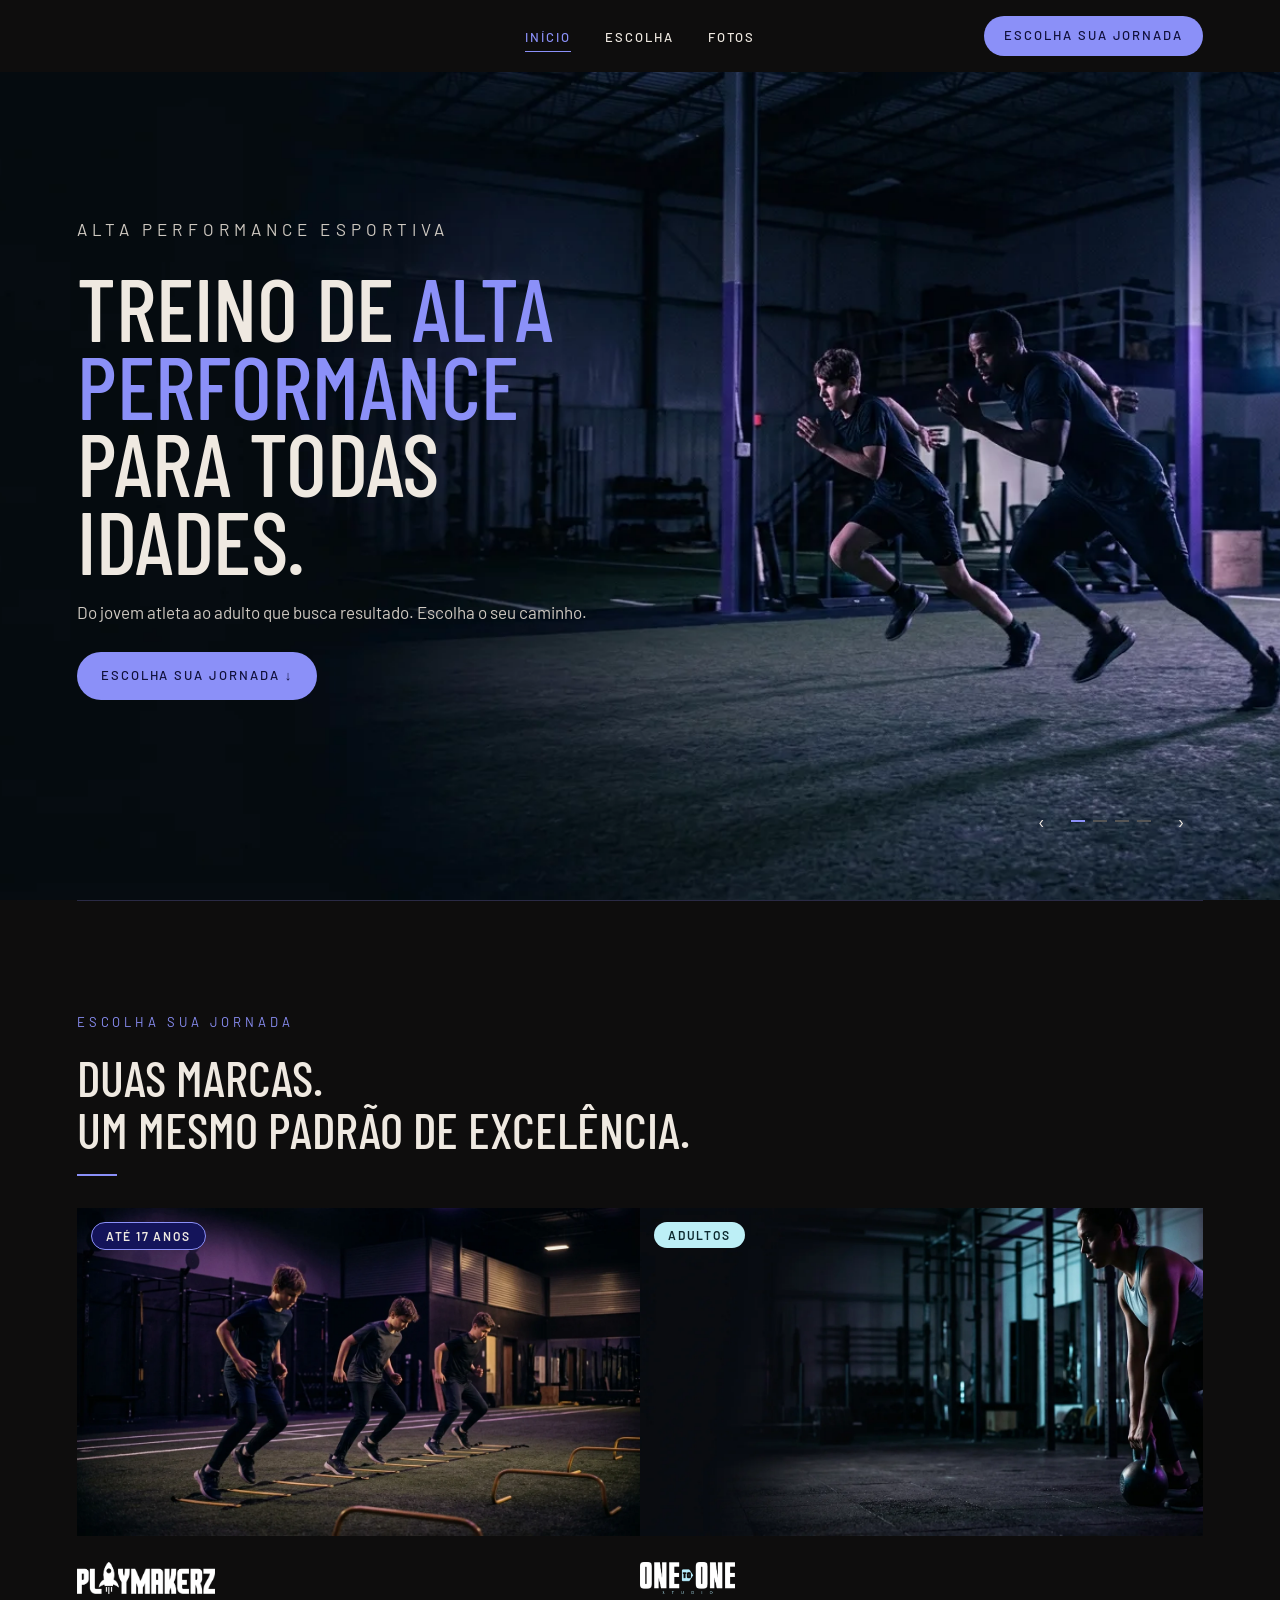
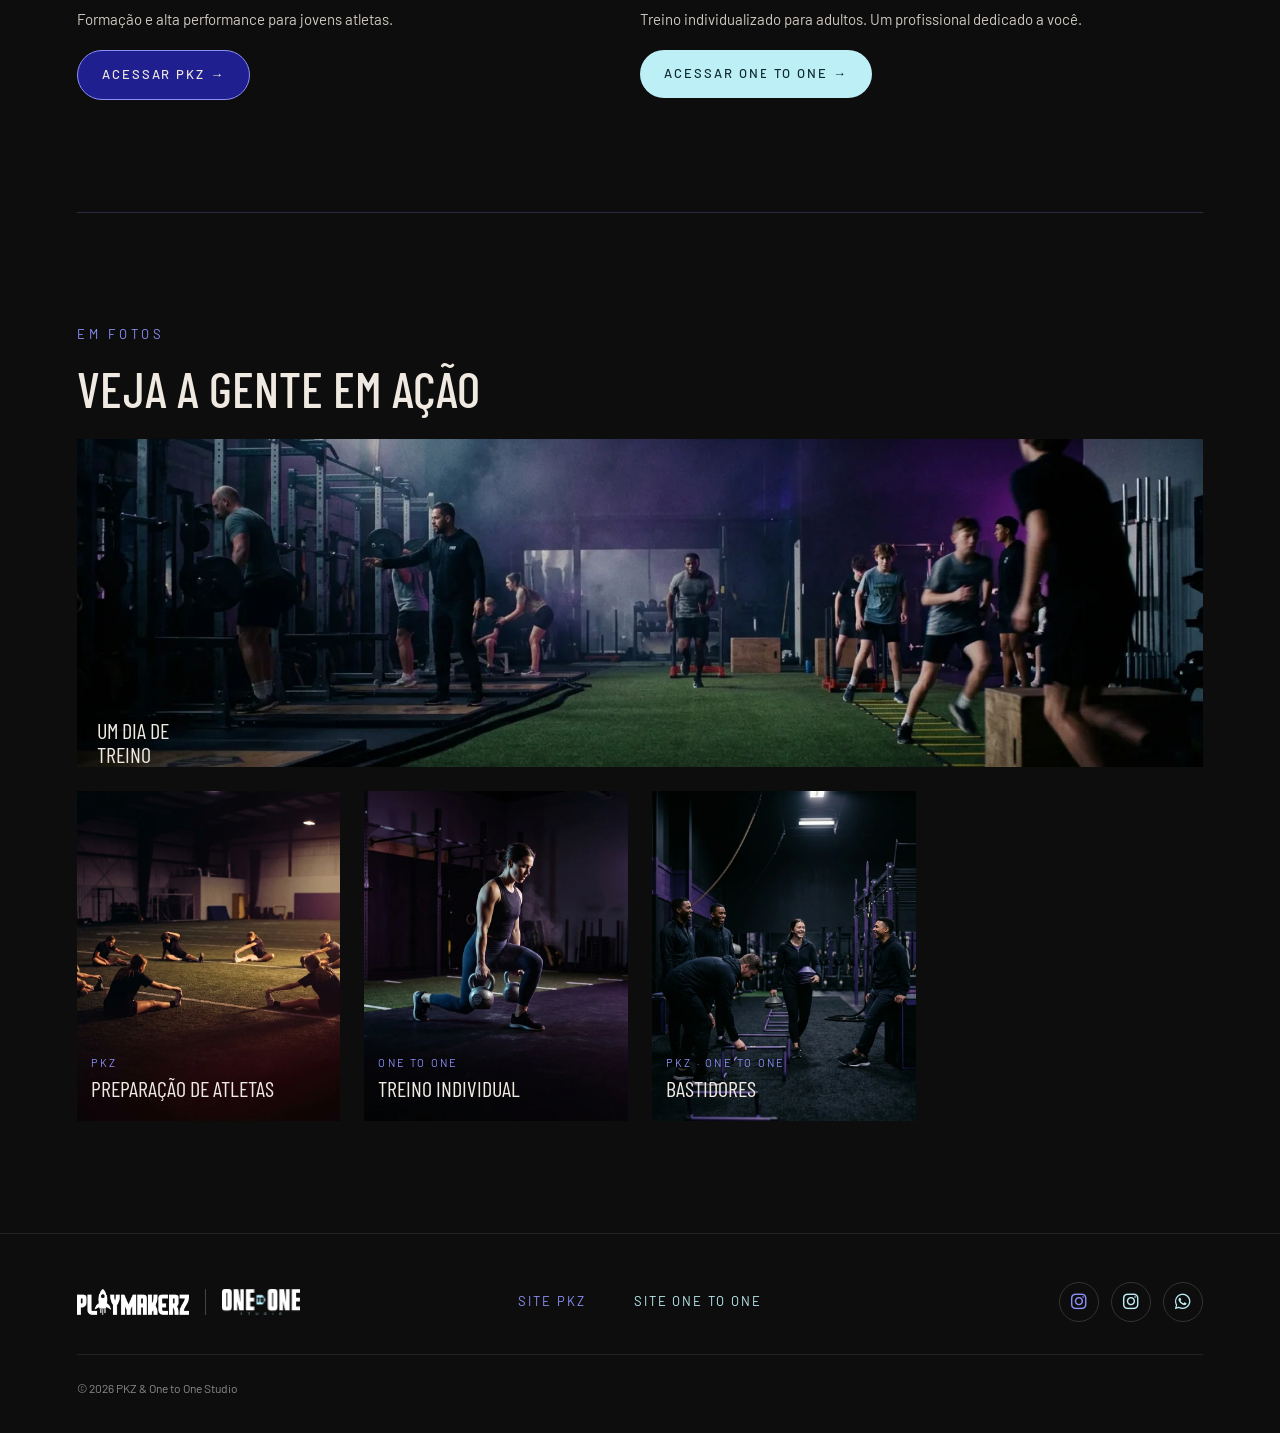
<file: index.html>
<!DOCTYPE html>
<html lang="pt-BR">
<head>
    <meta charset="UTF-8">
    <meta name="viewport" content="width=device-width, initial-scale=1.0">
    <title>PKZ · One to One | Treino de alta performance</title>

    <!-- Fonts Hub: Barlow Condensed (títulos) e Barlow (texto) -->
    <link rel="preconnect" href="https://fonts.googleapis.com">
    <link rel="preconnect" href="https://fonts.gstatic.com" crossorigin>
    <link href="https://fonts.googleapis.com/css2?family=Barlow+Condensed:wght@400;500;600&family=Barlow:wght@400;500;600&display=swap" rel="stylesheet">

    <!-- Font Awesome (ícones das redes sociais no footer) -->
    <link rel="stylesheet" href="https://cdnjs.cloudflare.com/ajax/libs/font-awesome/6.5.1/css/all.min.css">
    <link rel="stylesheet" href="css/style.css">
</head>
<body class="hub">
    <!-- HEADER (nav) do Hub: links no centro + botão -->
    <header class="hub-cabecalho">
        <!-- Botão hambúrguer: só aparece no celular (CSS, seção 7.7) -->
        <button
            class="hamburguer"
            type="button"
            id="ham"
            aria-label="Abrir menu"
            aria-controls="menuSm"
            aria-expanded="false"
        >
            <span class="bar"></span>
            <span class="bar"></span>
            <span class="bar"></span>
        </button>

        <!-- Menu desktop -->
        <nav aria-label="Navegação do Hub">
            <ul class="hub-links">
                <li>
                    <a class="hub-link ativo" href="#inicio">Início</a>
                </li>
                <li>
                    <a class="hub-link" href="#escolha">Escolha</a>
                </li>
                <li>
                    <a class="hub-link" href="#fotos">Fotos</a>
                </li>
            </ul>
        </nav>
        <a class="hub-link hub-cta" href="#escolha">Escolha sua jornada</a>

        <!-- Menu do celular: abre e fecha com o js/menu.js -->
        <nav class="menu-small" id="menuSm" aria-label="Navegação do Hub (celular)">
            <ul class="nav-links-small">
                <li>
                    <a class="hub-link" href="#inicio">Início</a>
                </li>
                <li>
                    <a class="hub-link" href="#escolha">Escolha</a>
                </li>
                <li>
                    <a class="hub-link" href="#fotos">Fotos</a>
                </li>
            </ul>
        </nav>
    </header>

    <main>
        <!-- Hero -->
        <section class="hub-hero hub-container" id="inicio">
            <!-- Foto de fundo do hero: o js/hub.js troca o src e o alt -->
            <figure class="hub-hero-foto">
                <img id="hero-foto" src="img/hub-hero.webp" alt="Atleta jovem e atleta adulto treinando lado a lado">
            </figure>

            <header class="hub-hero-conteudo">
                <p class="hub-eyebrow">Alta performance esportiva</p>
                <h1 class="hub-titulo">Treino de <span>alta performance</span> para todas idades.</h1>
                <p>Do jovem atleta ao adulto que busca resultado. Escolha o seu caminho.</p>
                <a class="hub-link hub-btn hub-btn-lilas" href="#escolha">Escolha sua jornada &darr;</a>
            </header>

            <!-- Controles do slider: o js/hub.js troca a foto de fundo.
                 hidden = escondido até o JS carregar (sem JS as setas não fariam nada) -->
            <div class="hub-slider" id="hero-slider" hidden>
                <button class="hub-slider-seta" type="button" id="hero-anterior" aria-label="Foto anterior">&lsaquo;</button>
                <!-- Um tracinho para cada foto: criados pelo js/hub.js -->
                <div class="hub-slider-tracos" id="hero-tracos"></div>
                <button class="hub-slider-seta" type="button" id="hero-proxima" aria-label="Próxima foto">&rsaquo;</button>
            </div>
        </section>

        <hr class="hub-divisor">

        <!-- ESCOLHA SUA JORNADA: as duas marcas -->
        <section class="hub-secao hub-container" id="escolha">
            <header>
                <p class="hub-eyebrow">Escolha sua jornada</p>
                <h2 class="hub-subtitulo">Duas marcas.<br>Um mesmo padrão de excelência.</h2>
                <hr class="hub-traco">
            </header>

            <div class="hub-marcas">
                <!-- Playmakerz -->
                <article class="hub-marca">
                    <figure class="hub-foto">
                        <span class="hub-selo selo-pkz">Até 17 anos</span>
                        <img src="img/hub-pkz.webp" alt="Jovens atletas da Playmakerz em treino de agilidade" loading="lazy">
                    </figure>
                    <img class="hub-marca-logo" src="pkz/img-pkz/logo-playmakerz.png" alt="Playmakerz">
                    <p>Formação e alta performance para jovens atletas.</p>
                    <a class="hub-link hub-btn hub-btn-pkz" href="pkz/index.html">Acessar PKZ &rarr;</a>
                </article>

                <!-- One to One -->
                <article class="hub-marca">
                    <figure class="hub-foto">
                        <span class="hub-selo selo-one">Adultos</span>
                        <img src="img/hub-oto.webp" alt="Aluna do One to One treinando com kettlebell" loading="lazy">
                    </figure>
                    <img class="hub-marca-logo" src="one-to-one/img-oto/logo-one-to-one.png" alt="One to One Studio">
                    <p>Treino individualizado para adultos. Um profissional dedicado a você.</p>
                        <a class="hub-link hub-btn hub-btn-one" href="one-to-one/index.html">Acessar One to One &rarr;</a>
                </article>
            </div>
        </section>

        <hr class="hub-divisor">

        <!-- Galeria de fotos: uma foto grande + 3 menores com legenda -->
        <section class="hub-secao hub-container" id="fotos">
            <header>
                <p class="hub-eyebrow">Em fotos</p>
                <h2 class="hub-subtitulo">Veja a gente em ação</h2>
            </header>

            <!-- Foto principal -->
            <figure class="hub-foto hub-video-principal">
                <img src="img/hub-video-principal.webp" alt="Um dia de treino no centro de treinamento" loading="lazy">
                <figcaption class="hub-video-legenda">Um dia de<br>treino</figcaption>
            </figure>

            <!-- 3 fotos menores -->
            <div class="hub-videos">
                <figure class="hub-foto hub-video">
                    <img src="img/hub-video-pkz.webp" alt="Jovens atletas alongando antes do treino" loading="lazy">
                    <figcaption>
                        <span class="hub-video-tag">PKZ</span>
                        <span class="hub-video-titulo">Preparação de atletas</span>
                    </figcaption>
                </figure>
                <figure class="hub-foto hub-video">
                    <img src="img/hub-video-oto.webp" alt="Aluna fazendo afundo com kettlebells" loading="lazy">
                    <figcaption>
                        <span class="hub-video-tag">One to One</span>
                        <span class="hub-video-titulo">Treino individual</span>
                    </figcaption>
                </figure>
                <figure class="hub-foto hub-video">
                    <img src="img/hub-video-bastidores.webp" alt="Treinadores montando os equipamentos antes da aula" loading="lazy">
                    <figcaption>
                        <span class="hub-video-tag">PKZ · One to One</span>
                        <span class="hub-video-titulo">Bastidores</span>
                    </figcaption>
                </figure>
            </div>
        </section>
    </main>
    <!-- FOOTER: logos, links das duas marcas, redes sociais e copyright -->
    <footer class="hub-rodape">
        <div class="hub-rodape-logos">
            <img src="pkz/img-pkz/logo-playmakerz.png" alt="Playmakerz">
            <span class="hub-rodape-separador"></span>
            <img src="one-to-one/img-oto/logo-one-to-one.png" alt="One to One Studio">
        </div>

        <nav aria-label="Sites das marcas">
            <ul class="hub-rodape-links">
                <li><a class="hub-link" href="pkz/index.html">Site PKZ</a></li>
                <li><a class="hub-link" href="one-to-one/index.html">Site One to One</a></li>
            </ul>
        </nav>
        <!-- Redes sociais -->
        <nav class="hub-redes" aria-label="Redes sociais">
            <ul class="rodape-social hub-social">
                <li>
                    <a class="hub-link social-pkz"
                       href="https://www.instagram.com/playmakerz/"
                       target="_blank"
                       rel="noopener noreferrer"
                       aria-label="Instagram da Playmakerz"
                       title="Instagram da Playmakerz">
                        <i class="fa-brands fa-instagram"></i>
                    </a>
                </li>
                <li>
                    <a class="hub-link social-one"
                       href="https://www.instagram.com/onetoonestudio/"
                       target="_blank"
                       rel="noopener noreferrer"
                       aria-label="Instagram do One to One"
                       title="Instagram do One to One">
                        <i class="fa-brands fa-instagram"></i>
                    </a>
                </li>
                <li>
                    <a class="hub-link social-one"
                       href="https://wa.me/5521971067347"
                       target="_blank"
                       rel="noopener noreferrer"
                       aria-label="WhatsApp do One to One"
                       title="WhatsApp do One to One">
                        <i class="fa-brands fa-whatsapp"></i>
                    </a>
                </li>
            </ul>
        </nav>

        <p class="hub-rodape-copy">&copy; 2026 PKZ &amp; One to One Studio</p>
    </footer>

    <!-- Menu hambúrguer no final para processar por ultimo -->
    <script src="js/menu.js"></script>

    <!-- Slider do hero (troca da foto de fundo) -->
    <script src="js/hub.js"></script>
</body>
</html>
</file>
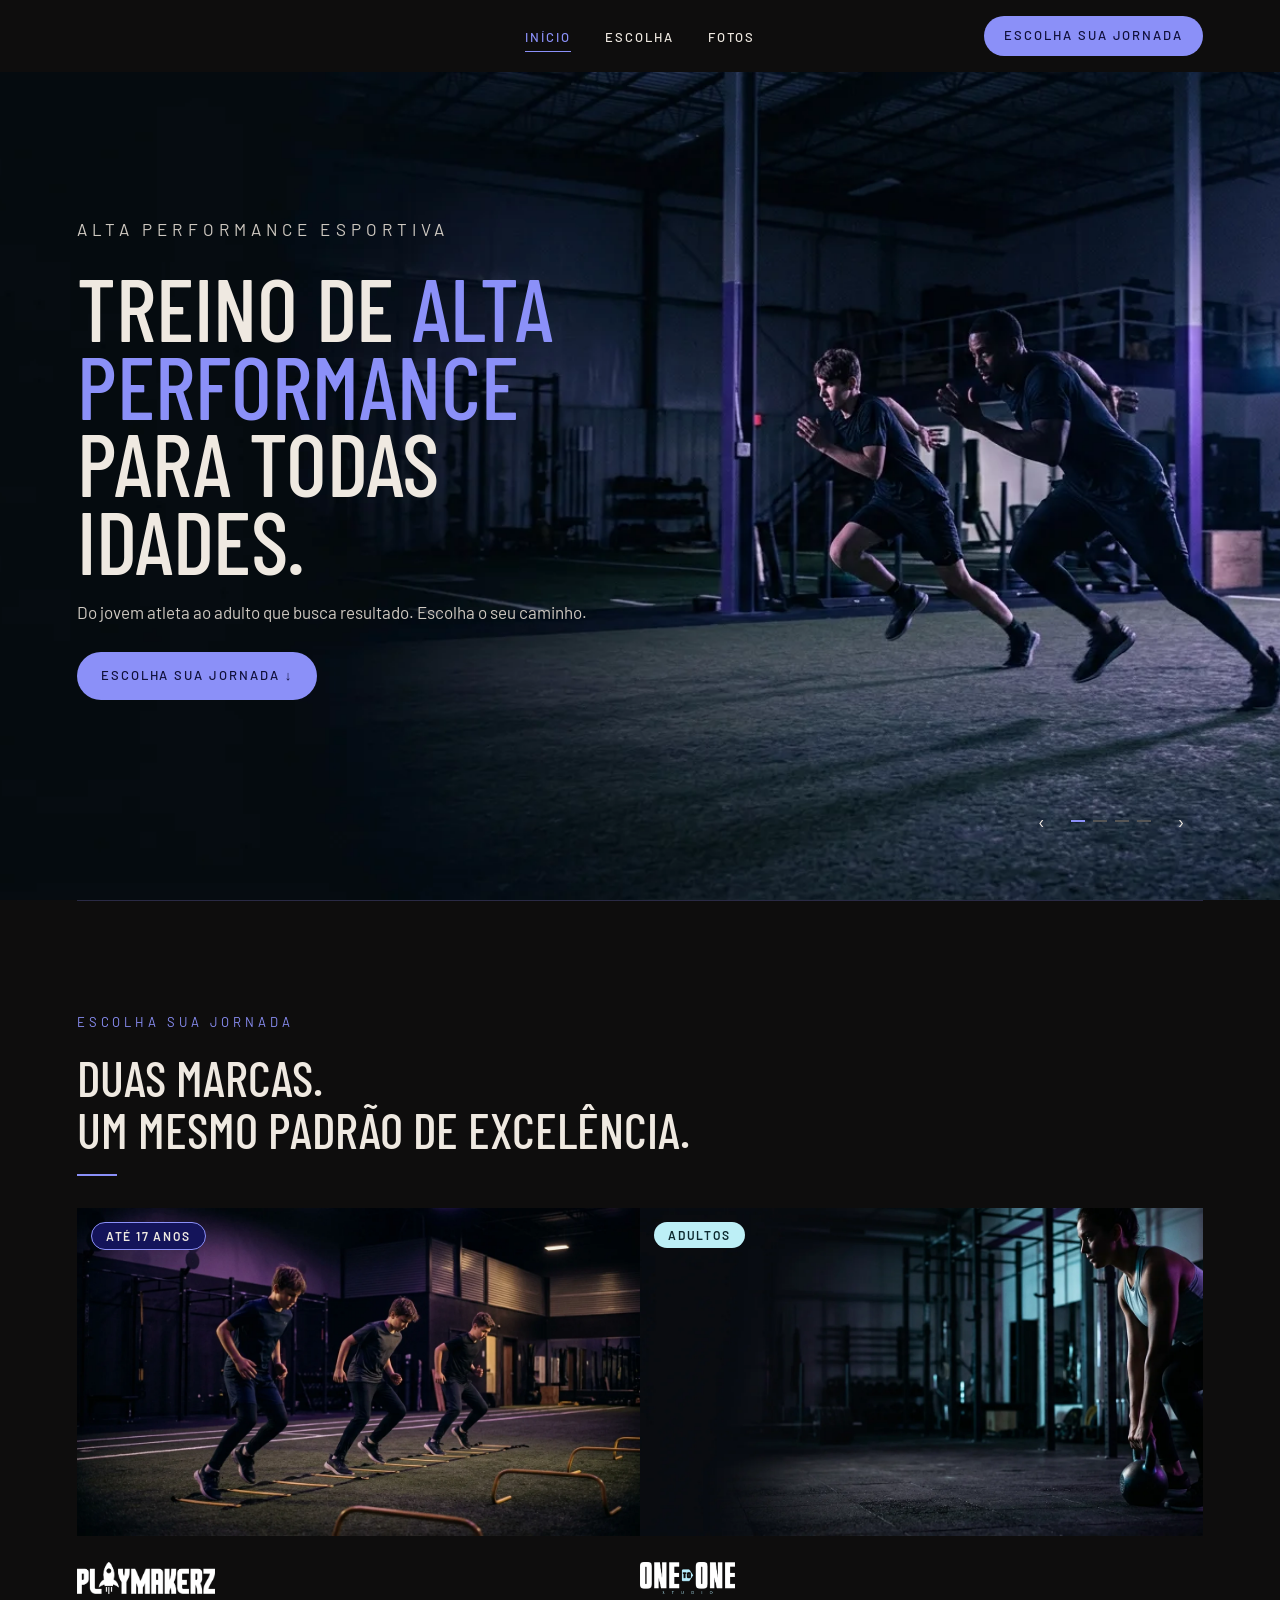
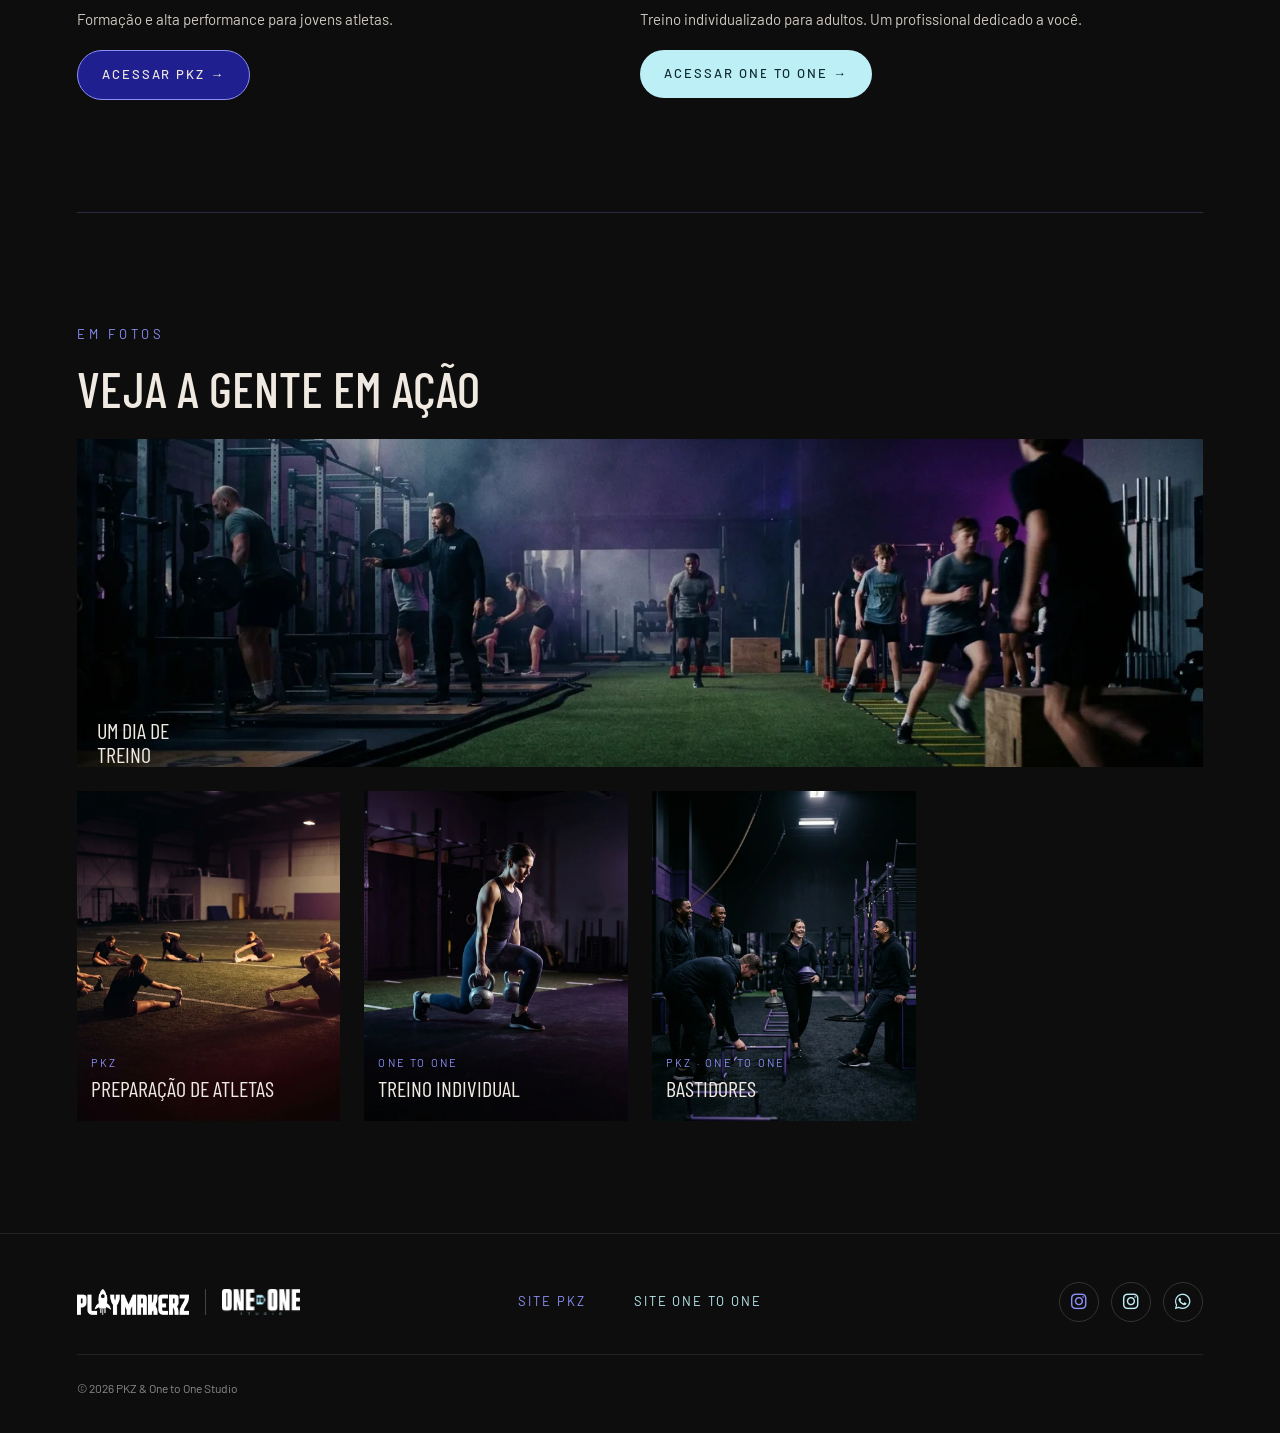
<file: docs/index.html>
<!DOCTYPE html>
<html lang="pt-BR">
<head>
    <meta charset="UTF-8">
    <meta name="viewport" content="width=device-width, initial-scale=1.0">
    <title>PKZ · One to One | Treino de alta performance</title>

    <!-- Fonts Hub: Barlow Condensed (títulos) e Barlow (texto) -->
    <link rel="preconnect" href="https://fonts.googleapis.com">
    <link rel="preconnect" href="https://fonts.gstatic.com" crossorigin>
    <link href="https://fonts.googleapis.com/css2?family=Barlow+Condensed:wght@400;500;600&family=Barlow:wght@400;500;600&display=swap" rel="stylesheet">

    <!-- Font Awesome (ícones das redes sociais no footer) -->
    <link rel="stylesheet" href="https://cdnjs.cloudflare.com/ajax/libs/font-awesome/6.5.1/css/all.min.css">
    <link rel="stylesheet" href="../css/style.css">
</head>
<body class="hub">
    <!-- HEADER (nav) do Hub: links no centro + botão -->
    <header class="hub-cabecalho">
        <!-- Botão hambúrguer: só aparece no celular (CSS, seção 7.7) -->
        <button
            class="hamburguer"
            type="button"
            id="ham"
            aria-label="Abrir menu"
            aria-controls="menuSm"
            aria-expanded="false"
        >
            <span class="bar"></span>
            <span class="bar"></span>
            <span class="bar"></span>
        </button>

        <!-- Menu desktop -->
        <nav aria-label="Navegação do Hub">
            <ul class="hub-links">
                <li>
                    <a class="hub-link ativo" href="#inicio">Início</a>
                </li>
                <li>
                    <a class="hub-link" href="#escolha">Escolha</a>
                </li>
                <li>
                    <a class="hub-link" href="#fotos">Fotos</a>
                </li>
            </ul>
        </nav>
        <a class="hub-link hub-cta" href="#escolha">Escolha sua jornada</a>

        <!-- Menu do celular: abre e fecha com o js/menu.js -->
        <nav class="menu-small" id="menuSm" aria-label="Navegação do Hub (celular)">
            <ul class="nav-links-small">
                <li>
                    <a class="hub-link" href="#inicio">Início</a>
                </li>
                <li>
                    <a class="hub-link" href="#escolha">Escolha</a>
                </li>
                <li>
                    <a class="hub-link" href="#fotos">Fotos</a>
                </li>
            </ul>
        </nav>
    </header>

    <main>
        <!-- Hero -->
        <section class="hub-hero hub-container" id="inicio">
            <!-- Foto de fundo do hero -->
            <figure class="hub-hero-foto">
                <img src="../img/hub-hero.webp" alt="Atleta jovem e atleta adulto treinando lado a lado">
            </figure>

            <header class="hub-hero-conteudo">
                <p class="hub-eyebrow">Alta performance esportiva</p>
                <h1 class="hub-titulo">Treino de <span>alta performance</span> para todas idades.</h1>
                <p>Do jovem atleta ao adulto que busca resultado. Escolha o seu caminho.</p>
                <a class="hub-link hub-btn hub-btn-lilas" href="#escolha">Escolha sua jornada &darr;</a>
            </header>

            <!-- Controles do slider: só visual por enquanto (troca de foto via JavaScript) -->
            <div class="hub-slider" aria-hidden="true">
                <span class="hub-slider-seta">&lsaquo;</span>
                <span class="hub-slider-traco ativo"></span>
                <span class="hub-slider-traco"></span>
                <span class="hub-slider-traco"></span>
                <span class="hub-slider-traco"></span>
                <span class="hub-slider-seta">&rsaquo;</span>
            </div>
        </section>

        <hr class="hub-divisor">

        <!-- ESCOLHA SUA JORNADA: as duas marcas -->
        <section class="hub-secao hub-container" id="escolha">
            <header>
                <p class="hub-eyebrow">Escolha sua jornada</p>
                <h2 class="hub-subtitulo">Duas marcas.<br>Um mesmo padrão de excelência.</h2>
                <hr class="hub-traco">
            </header>

            <div class="hub-marcas">
                <!-- Playmakerz -->
                <article class="hub-marca">
                    <figure class="hub-foto">
                        <span class="hub-selo selo-pkz">Até 17 anos</span>
                        <img src="../img/hub-pkz.webp" alt="Jovens atletas da Playmakerz em treino de agilidade" loading="lazy">
                    </figure>
                    <img class="hub-marca-logo" src="../pkz/img-pkz/logo-playmakerz.png" alt="Playmakerz">
                    <p>Formação e alta performance para jovens atletas.</p>
                    <a class="hub-link hub-btn hub-btn-pkz" href="../pkz/index.html">Acessar PKZ &rarr;</a>
                </article>

                <!-- One to One -->
                <article class="hub-marca">
                    <figure class="hub-foto">
                        <span class="hub-selo selo-one">Adultos</span>
                        <img src="../img/hub-oto.webp" alt="Aluna do One to One treinando com kettlebell" loading="lazy">
                    </figure>
                    <img class="hub-marca-logo" src="../one-to-one/img-oto/logo-one-to-one.png" alt="One to One Studio">
                    <p>Treino individualizado para adultos. Um profissional dedicado a você.</p>
                        <a class="hub-link hub-btn hub-btn-one" href="../one-to-one/index.html">Acessar One to One &rarr;</a>
                </article>
            </div>
        </section>

        <hr class="hub-divisor">

        <!-- Galeria de fotos: uma foto grande + 3 menores com legenda -->
        <section class="hub-secao hub-container" id="fotos">
            <header>
                <p class="hub-eyebrow">Em fotos</p>
                <h2 class="hub-subtitulo">Veja a gente em ação</h2>
            </header>

            <!-- Foto principal -->
            <figure class="hub-foto hub-video-principal">
                <img src="../img/hub-video-principal.webp" alt="Um dia de treino no centro de treinamento" loading="lazy">
                <figcaption class="hub-video-legenda">Um dia de<br>treino</figcaption>
            </figure>

            <!-- 3 fotos menores -->
            <div class="hub-videos">
                <figure class="hub-foto hub-video">
                    <img src="../img/hub-video-pkz.webp" alt="Jovens atletas alongando antes do treino" loading="lazy">
                    <figcaption>
                        <span class="hub-video-tag">PKZ</span>
                        <span class="hub-video-titulo">Preparação de atletas</span>
                    </figcaption>
                </figure>
                <figure class="hub-foto hub-video">
                    <img src="../img/hub-video-oto.webp" alt="Aluna fazendo afundo com kettlebells" loading="lazy">
                    <figcaption>
                        <span class="hub-video-tag">One to One</span>
                        <span class="hub-video-titulo">Treino individual</span>
                    </figcaption>
                </figure>
                <figure class="hub-foto hub-video">
                    <img src="../img/hub-video-bastidores.webp" alt="Treinadores montando os equipamentos antes da aula" loading="lazy">
                    <figcaption>
                        <span class="hub-video-tag">PKZ · One to One</span>
                        <span class="hub-video-titulo">Bastidores</span>
                    </figcaption>
                </figure>
            </div>
        </section>
    </main>
    <!-- FOOTER: logos, links das duas marcas, redes sociais e copyright -->
    <footer class="hub-rodape">
        <div class="hub-rodape-logos">
            <img src="../pkz/img-pkz/logo-playmakerz.png" alt="Playmakerz">
            <span class="hub-rodape-separador"></span>
            <img src="../one-to-one/img-oto/logo-one-to-one.png" alt="One to One Studio">
        </div>

        <nav aria-label="Sites das marcas">
            <ul class="hub-rodape-links">
                <li><a class="hub-link" href="../pkz/index.html">Site PKZ</a></li>
                <li><a class="hub-link" href="../one-to-one/index.html">Site One to One</a></li>
            </ul>
        </nav>
        <!-- Redes sociais -->
        <nav class="hub-redes" aria-label="Redes sociais">
            <ul class="rodape-social hub-social">
                <li>
                    <a class="hub-link social-pkz"
                       href="https://www.instagram.com/playmakerz/"
                       target="_blank"
                       rel="noopener noreferrer"
                       aria-label="Instagram da Playmakerz"
                       title="Instagram da Playmakerz">
                        <i class="fa-brands fa-instagram"></i>
                    </a>
                </li>
                <li>
                    <a class="hub-link social-one"
                       href="https://www.instagram.com/onetoonestudio/"
                       target="_blank"
                       rel="noopener noreferrer"
                       aria-label="Instagram do One to One"
                       title="Instagram do One to One">
                        <i class="fa-brands fa-instagram"></i>
                    </a>
                </li>
                <li>
                    <a class="hub-link social-one"
                       href="https://wa.me/5521971067347"
                       target="_blank"
                       rel="noopener noreferrer"
                       aria-label="WhatsApp do One to One"
                       title="WhatsApp do One to One">
                        <i class="fa-brands fa-whatsapp"></i>
                    </a>
                </li>
            </ul>
        </nav>

        <p class="hub-rodape-copy">&copy; 2026 PKZ &amp; One to One Studio</p>
    </footer>

    <!-- Menu hambúrguer (igual ao material do professor: script no fim do body) -->
    <script src="../js/menu.js"></script>
</body>
</html>
</file>
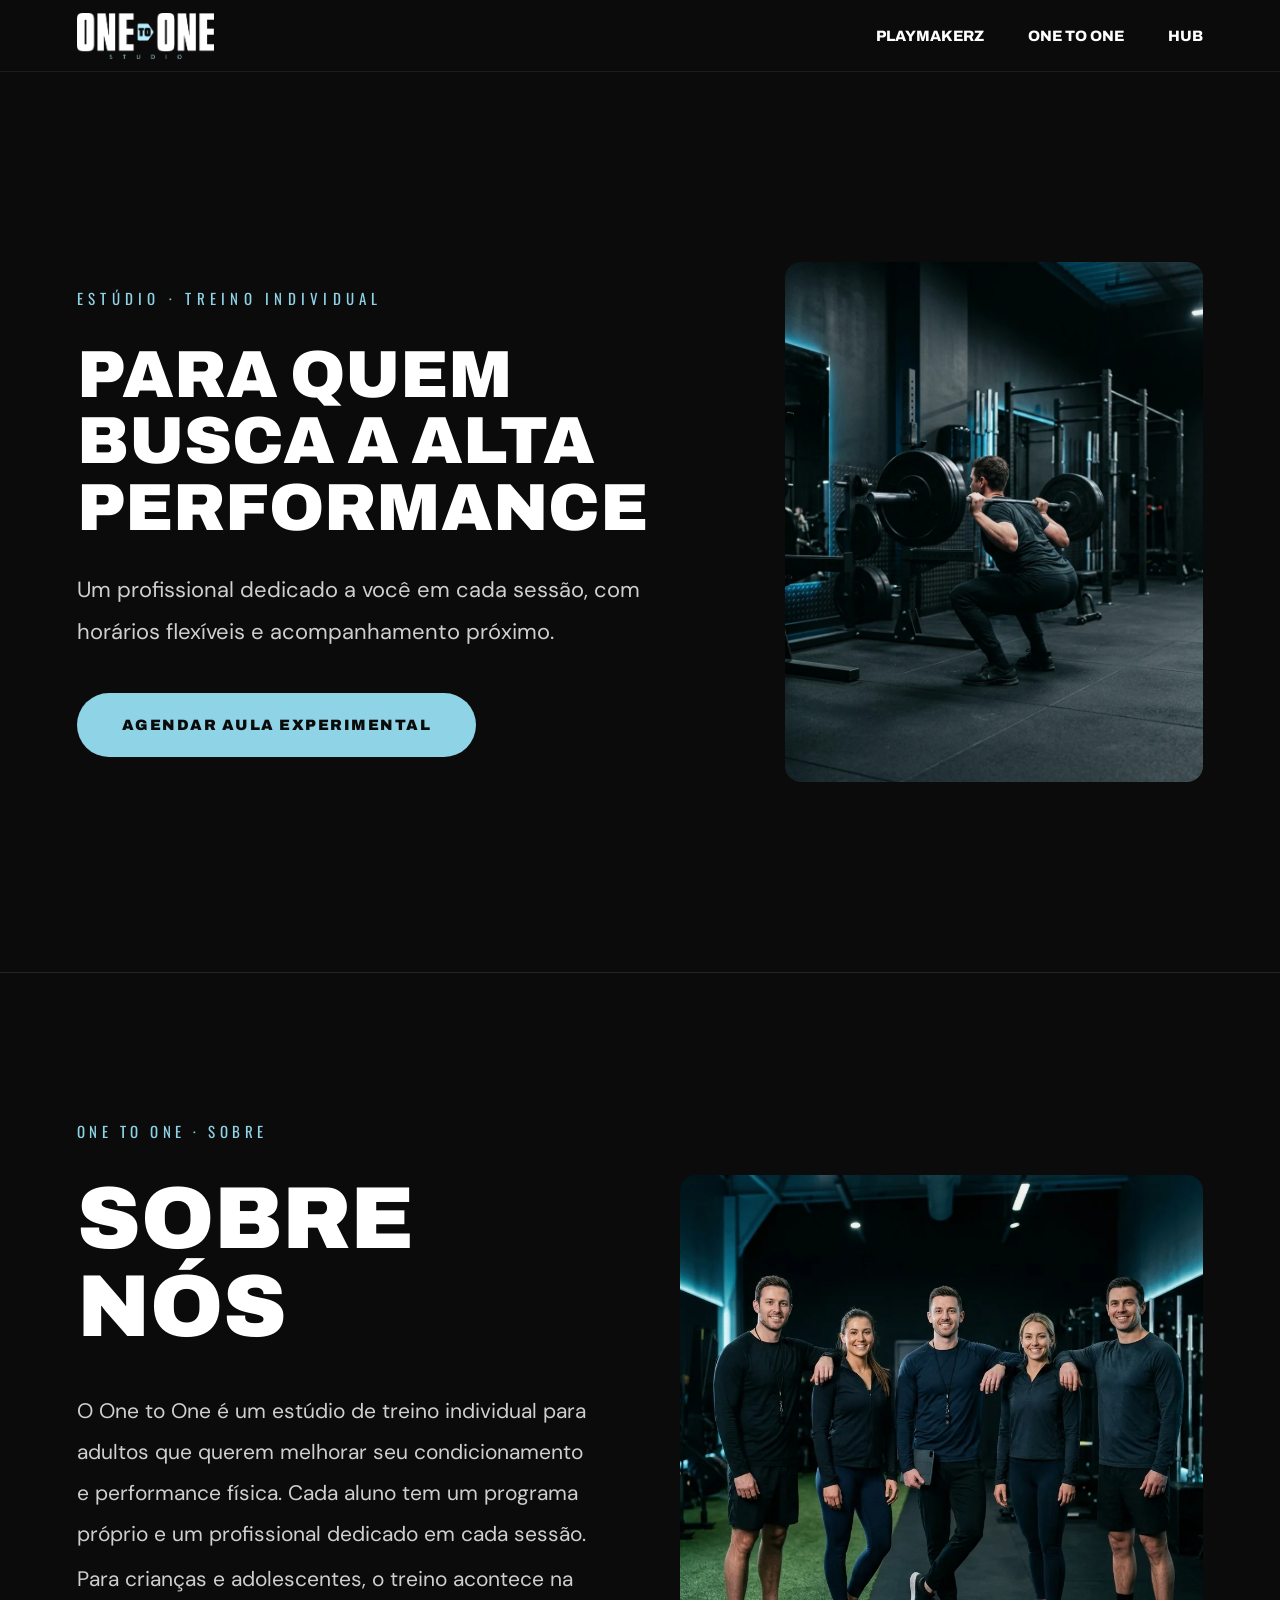
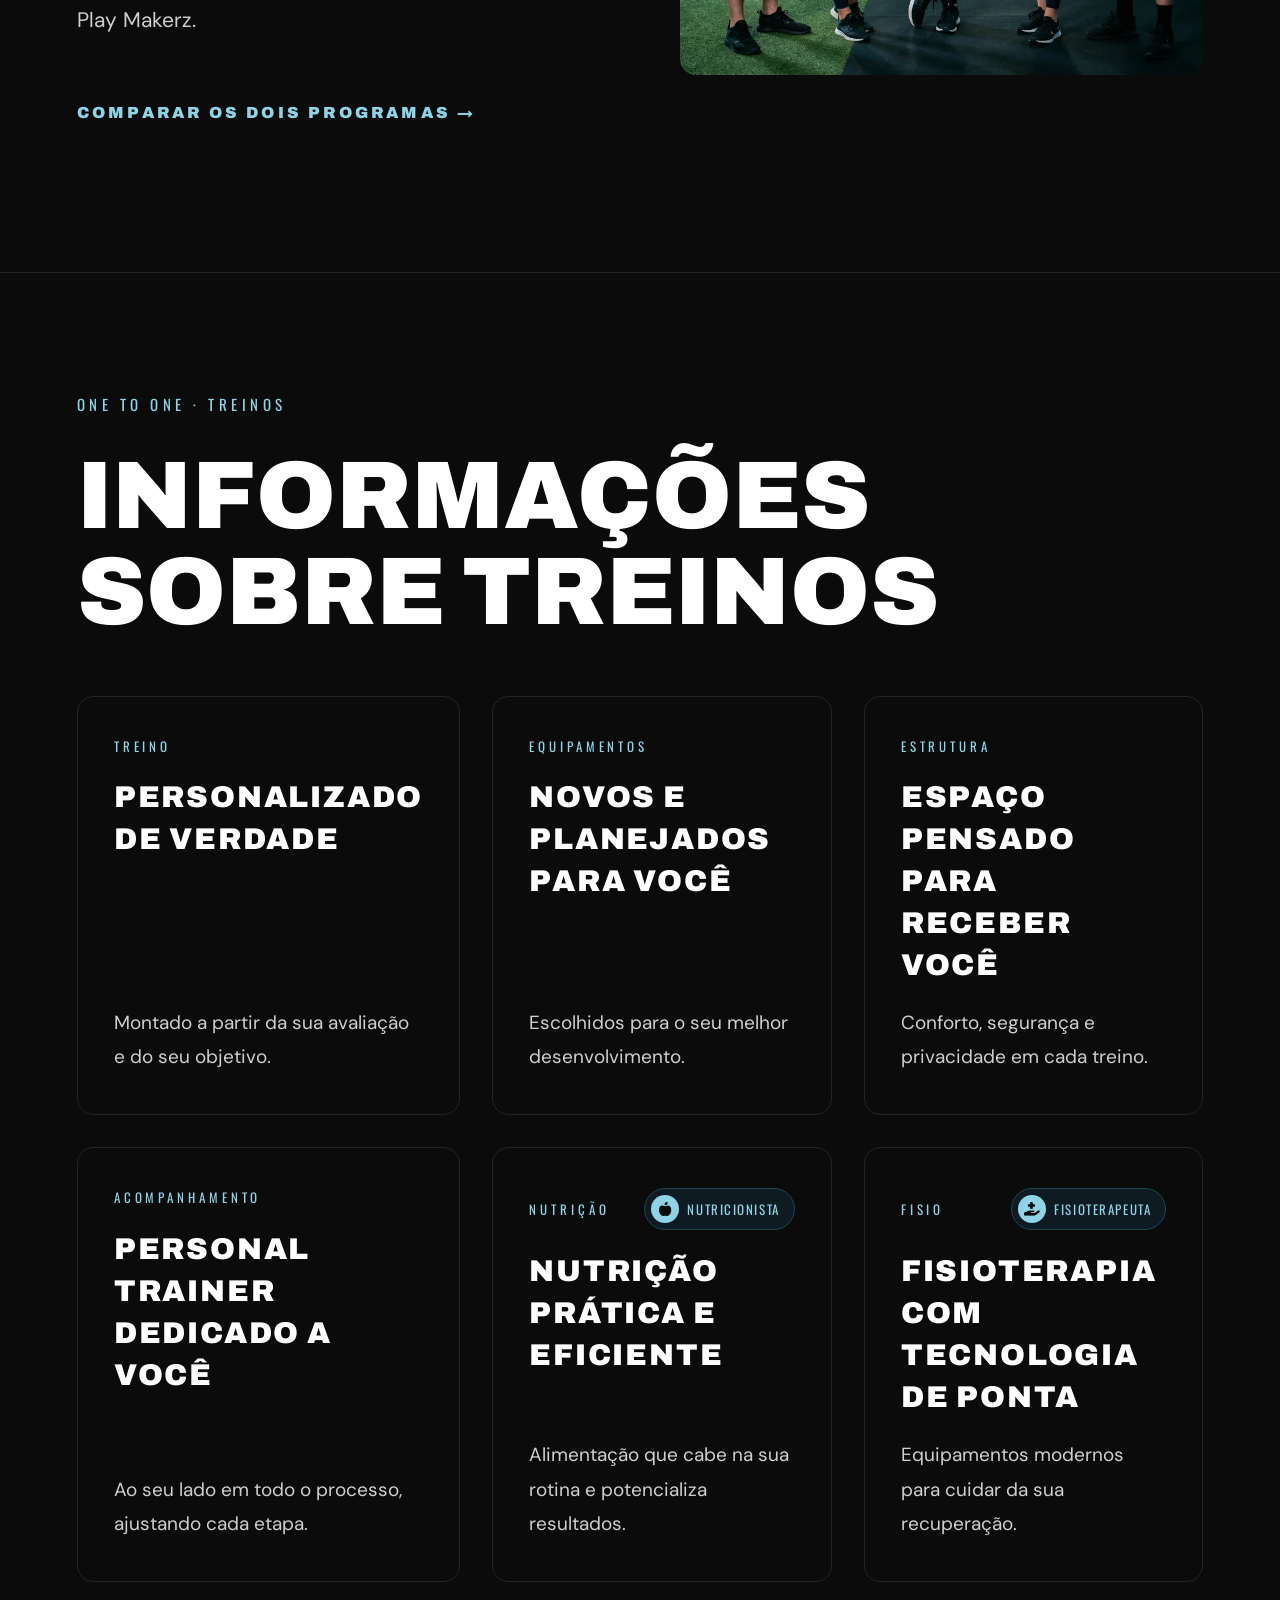
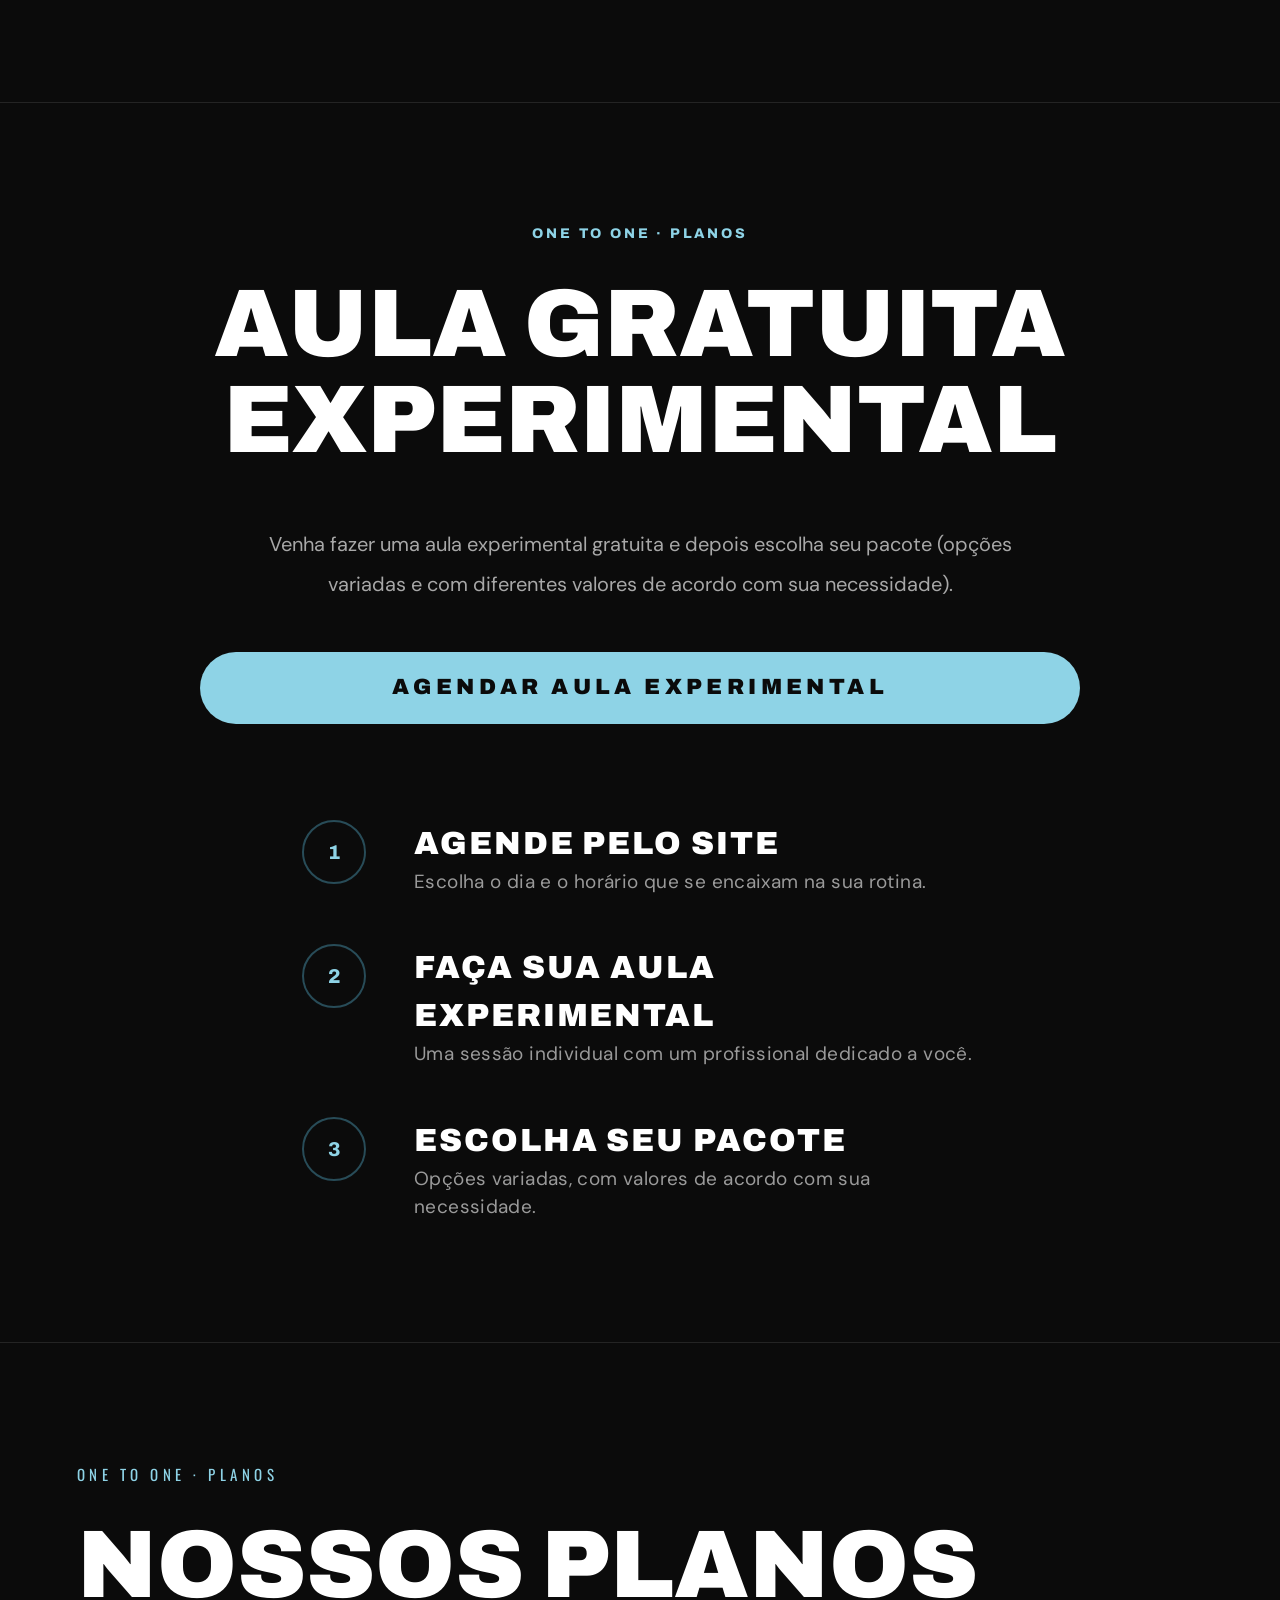
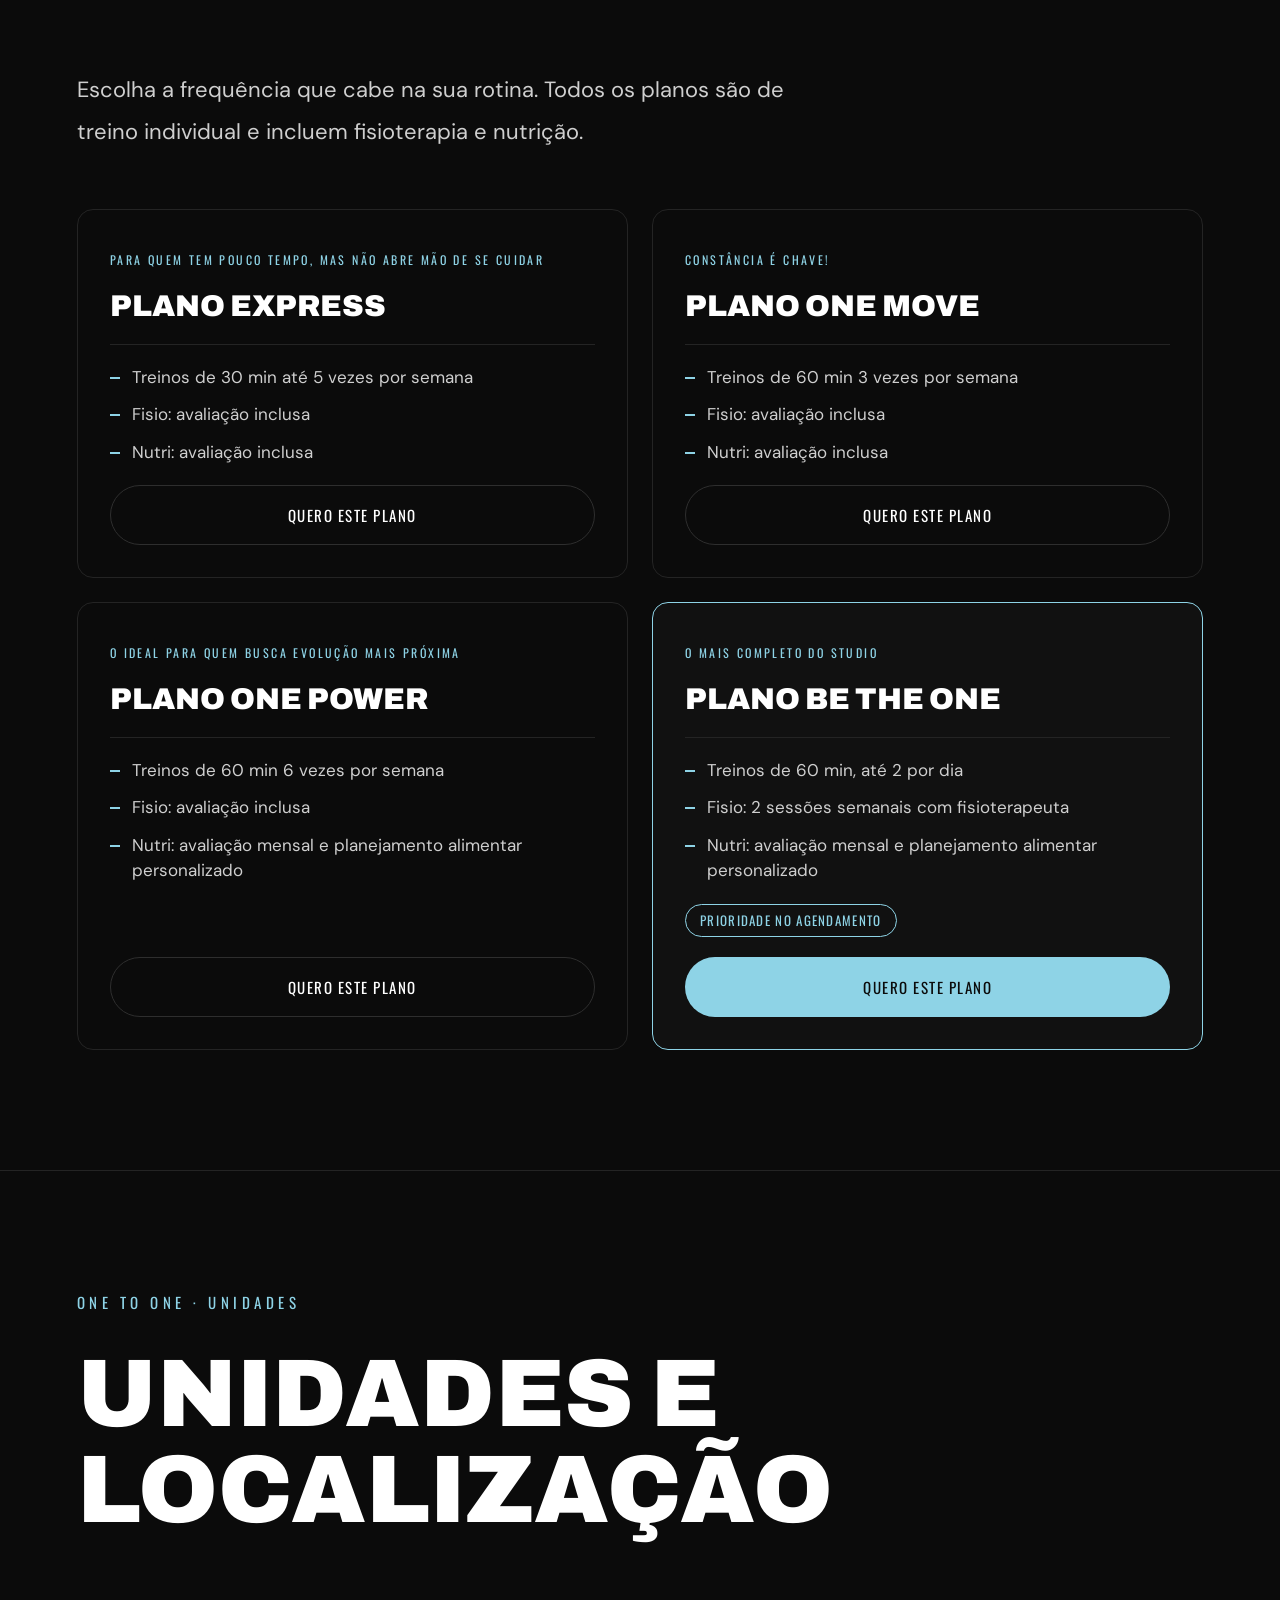
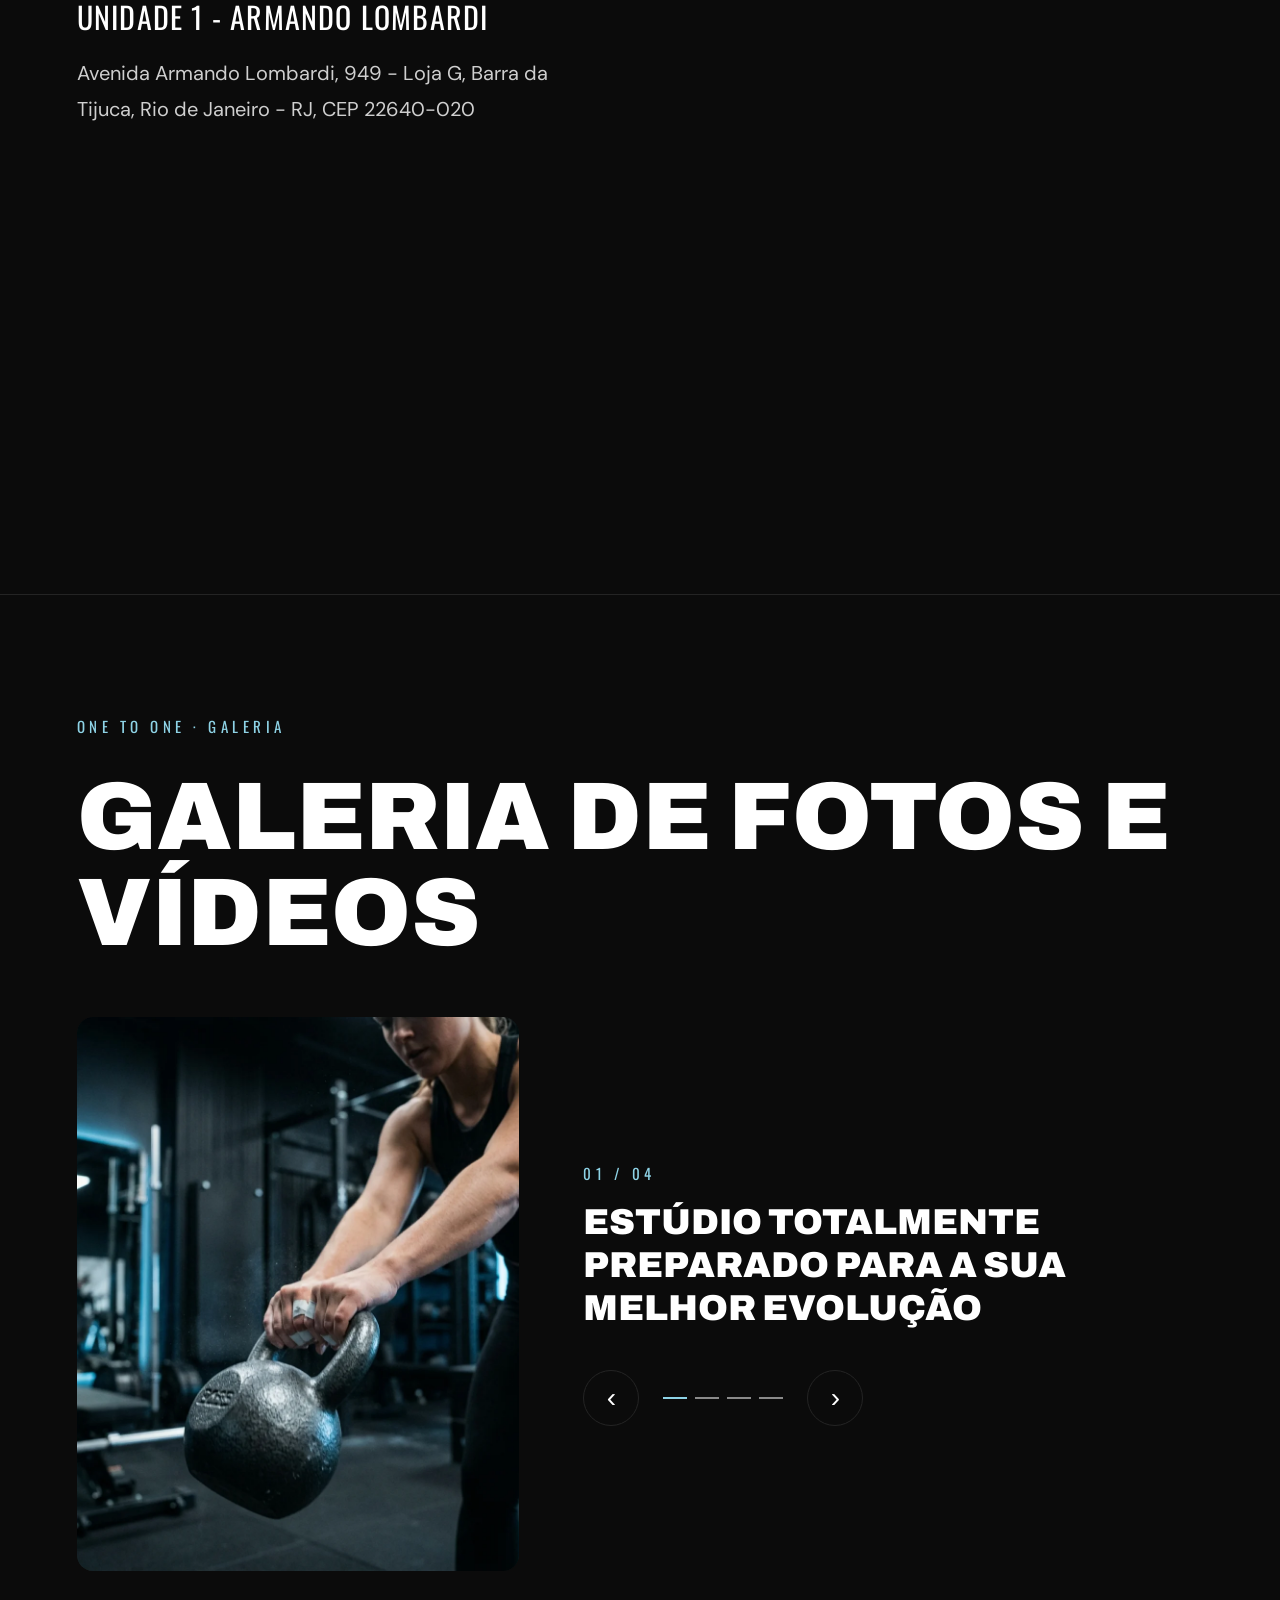
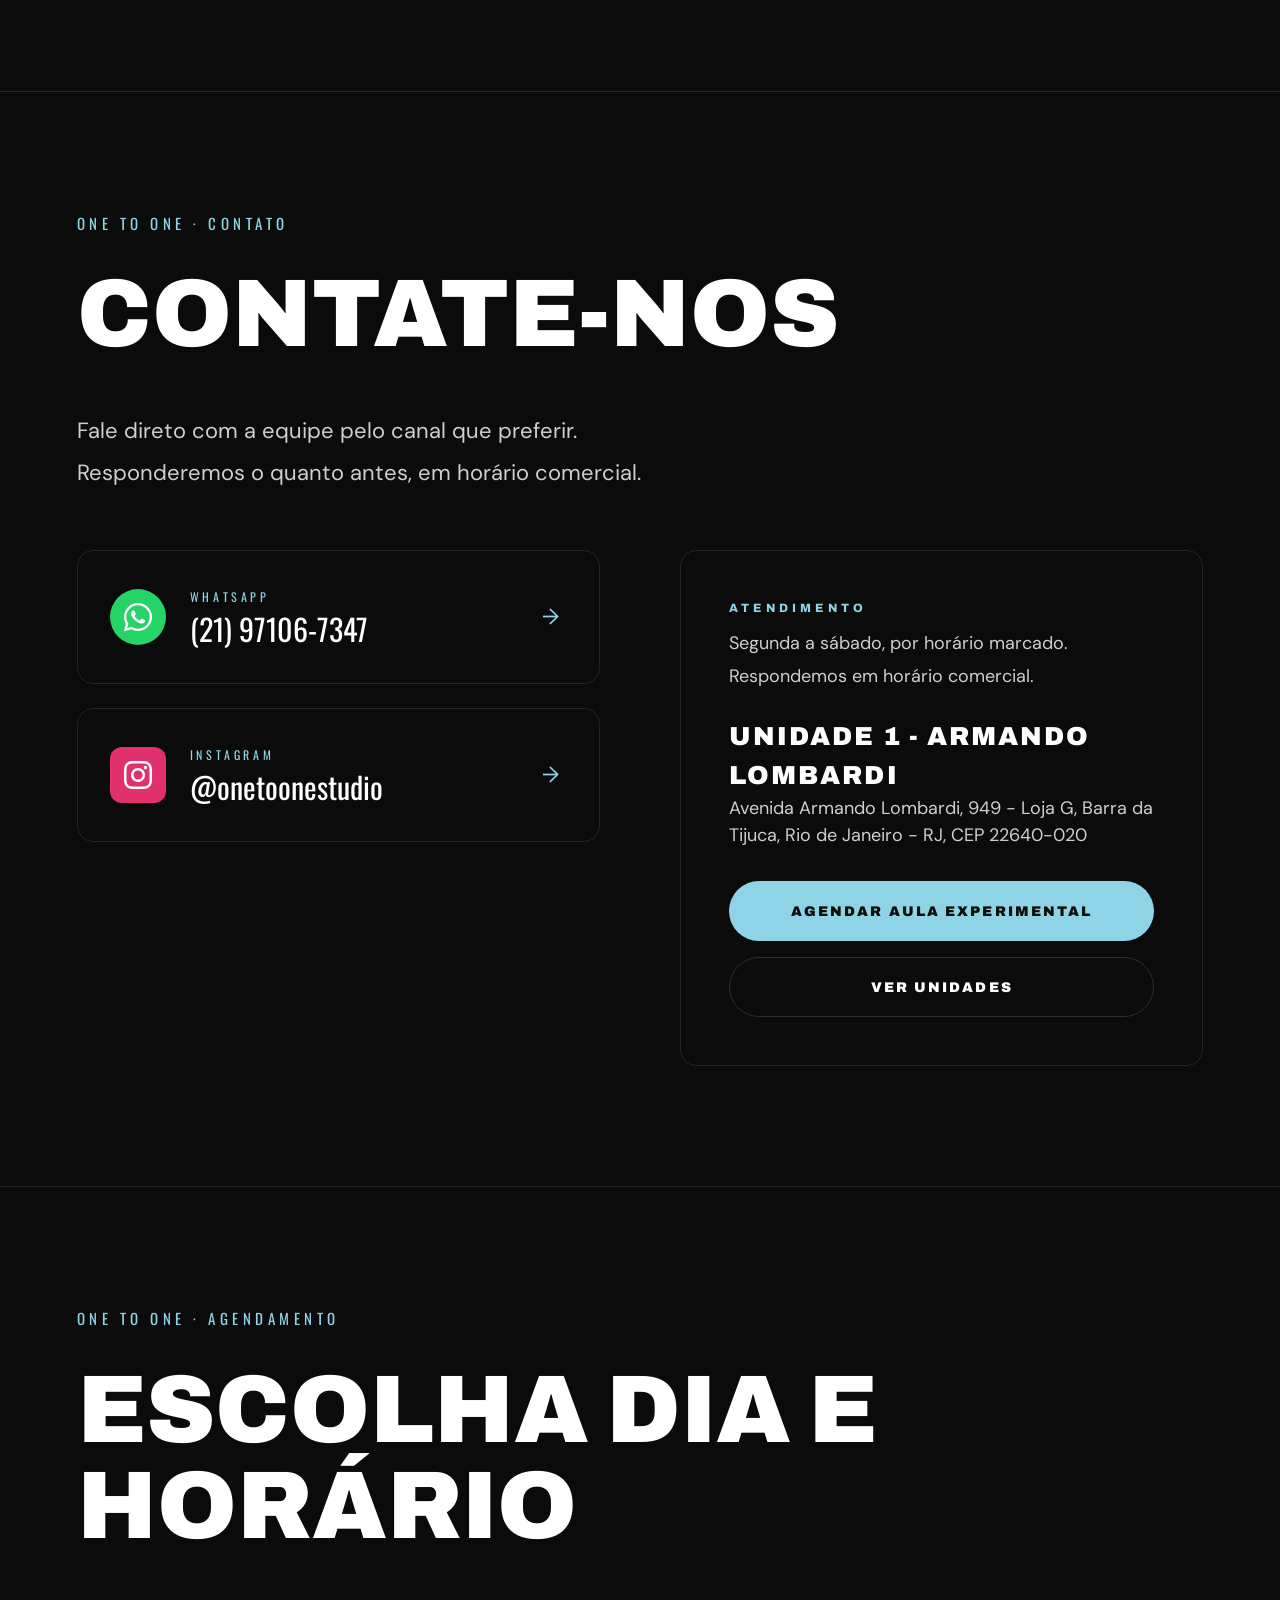
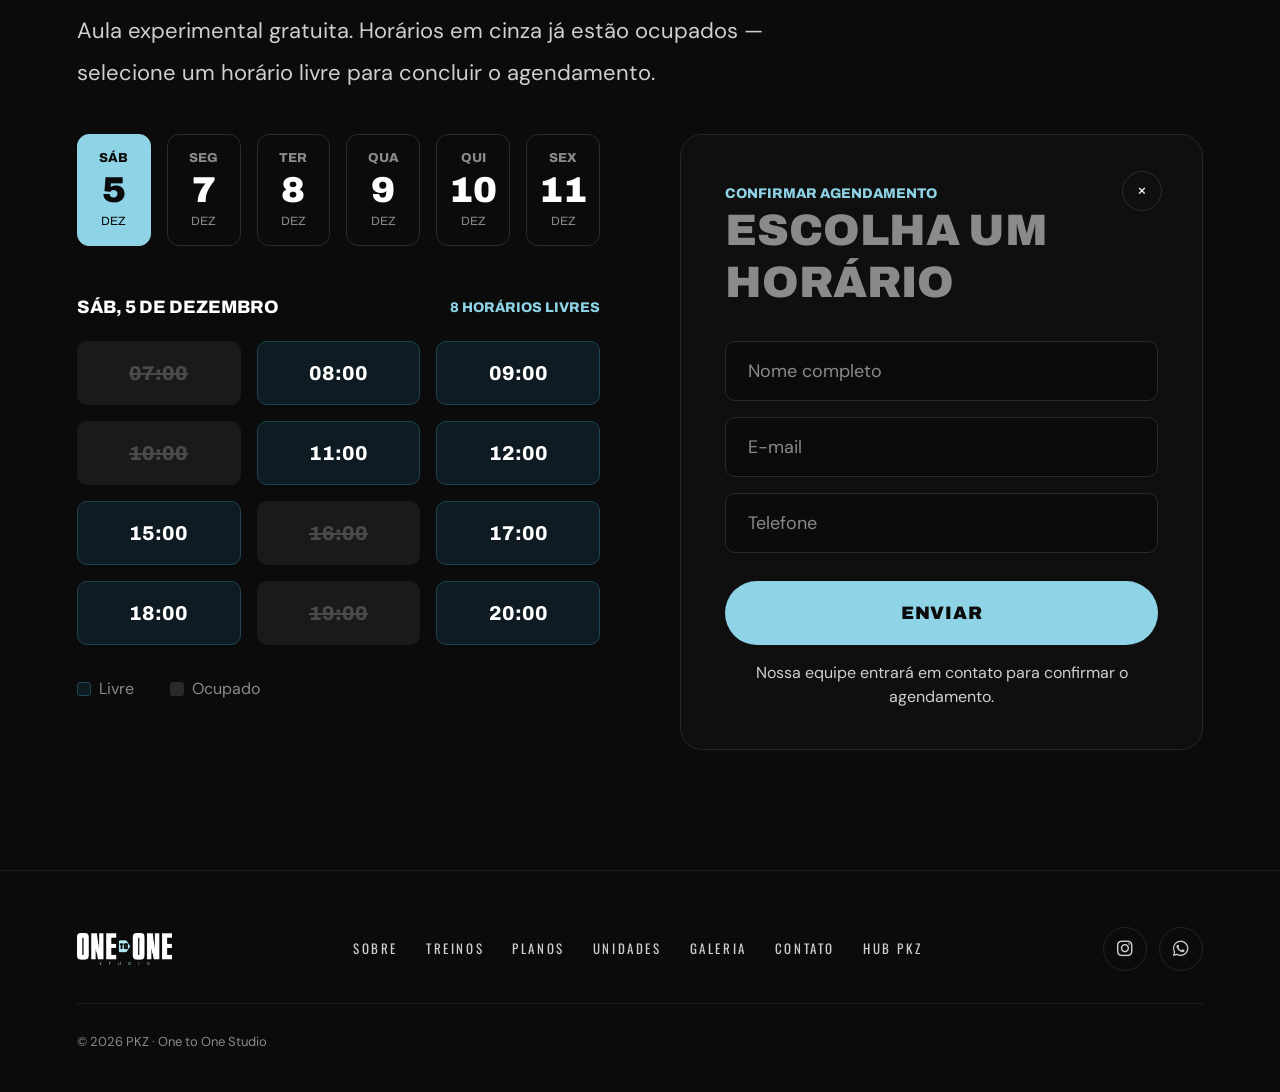
<file: one-to-one/index.html>
<!DOCTYPE html>
<html lang="pt-BR">
<head>
    <meta charset="UTF-8">
    <meta name="viewport" content="width=device-width, initial-scale=1.0">
    <title>One to One Studio | Treino individual</title>

    <!-- Google Fonts: Archivo (títulos), Oswald (condensada) e DM Sans (texto); display=swap = boa prática -->
    <link rel="preconnect" href="https://fonts.googleapis.com">
    <link href="https://fonts.googleapis.com/css2?family=Archivo:wght@700;800;900&family=DM+Sans:wght@400;500&family=Oswald:wght@400;500&display=swap" rel="stylesheet">

    <!-- Font Awesome (ícones do Contato e dos selos de Treinos), versão gratuita via CDN -->
    <link rel="stylesheet" href="https://cdnjs.cloudflare.com/ajax/libs/font-awesome/6.5.1/css/all.min.css">

    <!-- CSS único do projeto (pasta css, na pasta principal) -->
    <link rel="stylesheet" href="../css/style.css">

    <!-- JS do agendamento; defer = só roda depois que o HTML todo carregou -->
    <script src="../js/agendamento.js" defer></script>

    <!-- JS dos cards de planos (seção #nossos-planos) -->
    <script src="../js/planos.js" defer></script>

    <!-- JS do slider da galeria (seção #galeria) -->
    <script src="../js/galeria.js" defer></script>
</head>
<body>

    <!-- ===== HEADER ===== -->
    <header class="cabecalho">
        <a class="logo" href="#inicio">
            <img src="img-oto/logo-one-to-one.png" alt="One to One Studio">
        </a>

        <!-- Menu desktop -->
        <nav aria-label="Navegação principal">
            <ul class="cabecalho-links">
                <li>
                    <a href="../pkz/index.html">Playmakerz</a>
                </li>
                <li>
                    <a href="#inicio">One to One</a>
                </li>
                <li>
                    <a href="../index.html">Hub</a>
                </li>
            </ul>
        </nav>

        <!-- Botão hambúrguer: só aparece no celular (CSS, seção 0.9) -->
        <button
            class="hamburguer"
            type="button"
            id="ham"
            aria-label="Abrir menu"
            aria-controls="menuSm"
            aria-expanded="false"
        >
            <span class="bar"></span>
            <span class="bar"></span>
            <span class="bar"></span>
        </button>

        <!-- Menu do celular: abre e fecha com o js/menu.js -->
        <nav class="menu-small" id="menuSm" aria-label="Navegação principal (celular)">
            <ul class="nav-links-small">
                <li>
                  <a href="../pkz/index.html">Playmakerz</a>
                </li>
                <li>
                  <a href="#inicio">One to One</a>
                </li>
                <li>
                  <a href="../index.html">Hub</a>
                </li>
            </ul>
        </nav>
    </header>

<!-- Conteúdo principal da página (todas as seções entre o header e o footer) -->
<main>

<!-- ===== HOME ===== -->
<section class="pagina" id="inicio">
  <div class="duas-colunas home-hero">

    <header>
      <p class="eyebrow">Estúdio · Treino individual</p>
      <h1 class="titulo-pagina home-titulo">Para quem busca a alta performance</h1>
      <p class="texto-lead">
        Um profissional dedicado a você em cada sessão, com horários flexíveis e acompanhamento próximo.
      </p>

      <!-- CTA único: leva direto para o agendamento da aula experimental -->
      <div class="home-botoes">
        <a class="btn btn-primario btn-pesado" href="#agendamento">Agendar aula experimental</a>
      </div>
    </header>

    <!-- Foto do hero -->
    <figure class="foto home-foto">
      <img src="img-oto/oto-hero.webp" alt="Aluno fazendo agachamento com barra no estúdio One to One">
    </figure>

  </div>
</section>

<!-- ===== SOBRE NÓS ===== -->
<section class="pagina" id="sobre">
  <p class="eyebrow">One to One · Sobre</p>
  <div class="duas-colunas">
    <article class="sobre-texto">
      <h2 class="titulo-pagina sobre-titulo">Sobre nós</h2>

      <p>
        O One to One é um estúdio de treino individual para adultos que
        querem melhorar seu condicionamento e performance física. Cada aluno
        tem um programa próprio e um profissional dedicado em cada sessão.
      </p>

      <p>
        Para crianças e adolescentes, o treino acontece na Play Makerz.
      </p>

      <!-- Leva para a seção "Escolha sua jornada" do Hub -->
      <a class="link-seta" href="../index.html#escolha">
        Comparar os dois programas &rarr;
      </a>
    </article>
    <!-- Foto da equipe -->
    <figure class="foto sobre-foto">
      <img src="img-oto/oto-equipe.webp" alt="Equipe de personal trainers do One to One no estúdio" loading="lazy">
    </figure>
  </div>
</section>
<!-- ===== INFORMAÇÕES SOBRE TREINOS ===== -->
<section class="pagina" id="treinos">
  <header>
    <p class="eyebrow">One to One · Treinos</p>
    <h2 class="titulo-pagina">Informações sobre treinos</h2>
  </header>

  <!-- 6 cards em grid (3 colunas no desktop, 1 no celular);
       "compacto" = cards mais baixos que os da PKZ -->
  <div class="treinos-cards treinos-cards-compacto">
    <article class="card treino-card">
      <p class="eyebrow">Treino</p>
      <h2>Personalizado de verdade</h2>
      <p>Montado a partir da sua avaliação e do seu objetivo.</p>
    </article>

    <article class="card treino-card">
      <p class="eyebrow">Equipamentos</p>
      <h2>Novos e planejados para você</h2>
      <p>Escolhidos para o seu melhor desenvolvimento.</p>
    </article>

    <article class="card treino-card">
      <p class="eyebrow">Estrutura</p>
      <h2>Espaço pensado para receber você</h2>
      <p>Conforto, segurança e privacidade em cada treino.</p>
    </article>

    <article class="card treino-card">
      <p class="eyebrow">Acompanhamento</p>
      <h2>Personal trainer dedicado a você</h2>
      <p>Ao seu lado em todo o processo, ajustando cada etapa.</p>
    </article>

    <!-- Cards com selo: ícone do Font Awesome + profissional responsável -->
    <article class="card treino-card">
      <div class="treino-card-topo">
        <p class="eyebrow">Nutrição</p>
        <span class="treino-selo"><i class="fa-solid fa-apple-whole" aria-hidden="true"></i>Nutricionista</span>
      </div>
      <h2>Nutrição prática e eficiente</h2>
      <p>Alimentação que cabe na sua rotina e potencializa resultados.</p>
    </article>

    <article class="card treino-card">
      <div class="treino-card-topo">
        <p class="eyebrow">Fisio</p>
        <span class="treino-selo"><i class="fa-solid fa-hand-holding-medical" aria-hidden="true"></i>Fisioterapeuta</span>
      </div>
      <h2>Fisioterapia com tecnologia de ponta</h2>
      <p>Equipamentos modernos para cuidar da sua recuperação.</p>
    </article>
  </div>
</section>
<!-- ===== PLANOS / AULA GRATUITA EXPERIMENTAL =====
     Página toda centralizada (flex em coluna) -->
<section class="pagina planos" id="planos">
  <header>
    <p class="eyebrow">One to One · Planos</p>
    <h2 class="titulo-pagina">Aula gratuita experimental</h2>
    <p class="planos-texto">
      Venha fazer uma aula experimental gratuita e depois escolha seu pacote
      (opções variadas e com diferentes valores de acordo com sua necessidade).
    </p>
  </header>
  <a class="btn btn-primario btn-largo" href="#agendamento">Agendar aula experimental</a>
  <!-- Passo a passo: lista ordenada (ol) porque a ordem importa -->
  <ol class="passos">
    <li class="passo">
      <span class="passo-numero">1</span>
      <div>
        <h2>Agende pelo site</h2>
        <p>Escolha o dia e o horário que se encaixam na sua rotina.</p>
      </div>
    </li>
    <li class="passo">
      <span class="passo-numero">2</span>
      <div>
        <h2>Faça sua aula experimental</h2>
        <p>Uma sessão individual com um profissional dedicado a você.</p>
      </div>
    </li>
    <li class="passo">
      <span class="passo-numero">3</span>
      <div>
        <h2>Escolha seu pacote</h2>
        <p>Opções variadas, com valores de acordo com sua necessidade.</p>
      </div>
    </li>
  </ol>
</section>

<!-- ===== NOSSOS PLANOS =====
     Os cards são criados pelo js/planos.js a partir de um array de objetos -->
<section class="pagina" id="nossos-planos">
  <header>
    <p class="eyebrow">One to One · Planos</p>
    <h2 class="titulo-pagina">Nossos planos</h2>
    <p class="texto-lead planos-lista-texto">Escolha a frequência que cabe na sua rotina. Todos os planos são de treino individual e incluem fisioterapia e nutrição.</p>
  </header>

  <div class="planos-lista" id="planos-lista"></div>
</section>

<!-- ===== UNIDADES E LOCALIZAÇÃO ===== -->
<section class="pagina" id="unidades">
  <header>
    <p class="eyebrow">One to One · Unidades</p>
    <h2 class="titulo-pagina">Unidades e localização</h2>
  </header>
  <div class="duas-colunas">
    <article>
      <h2 class="unidade-nome">Unidade 1 - Armando Lombardi</h2>
      <!-- address = dados de contato/endereço (elemento semântico) -->
      <address class="unidade-endereco">Avenida Armando Lombardi, 949 - Loja G, Barra da Tijuca, Rio de Janeiro - RJ, CEP 22640-020</address>
    </article>
    <!-- Mapa do Google embutido com iframe -->
    <iframe class="mapa"
      src="https://www.google.com/maps?q=Av+Armando+Lombardi+949+Barra+da+Tijuca+Rio+de+Janeiro&output=embed"
      title="Mapa da Unidade 1 - Armando Lombardi"
      loading="lazy"></iframe>
  </div>
</section>

<!-- GALERIA DE FOTOS E VÍDEOS -->
<section class="pagina" id="galeria">
    <header>
        <p class="eyebrow">One to One · Galeria</p>
        <h2 class="titulo-pagina">Galeria de fotos e vídeos</h2>
    </header>

    <!-- Slider: as fotos ficam empilhadas no mesmo quadro e só a que tem a
         classe "ativa" aparece. O js/galeria.js troca a classe pelas setas
         e pelos tracinhos. Para incluir uma foto, copie um <figure>. -->
    <div class="galeria" id="galeria-slider">
        <div class="foto galeria-quadro">
            <figure class="galeria-slide ativa">
                <img src="img-oto/oto-galeria-1.webp" alt="Aluna segurando um kettlebell durante o treino" data-legenda="Estúdio totalmente preparado para a sua melhor evolução" loading="lazy">
            </figure>

            <figure class="galeria-slide">
                <img src="img-oto/oto-galeria-2.webp" alt="Personal trainer anotando a evolução do aluno" data-legenda="Personal trainer dedicado a você, do início ao fim de cada treino" loading="lazy">
            </figure>

            <figure class="galeria-slide">
                <img src="img-oto/oto-galeria-video.webp" alt="Aluno treinando com cordas navais" data-legenda="Treino funcional voltado ao seu objetivo" loading="lazy">
            </figure>

            <figure class="galeria-slide">
                <img src="img-oto/oto-galeria-4.webp" alt="Personal trainer acompanhando o treino pelo celular" data-legenda="Acompanhamento constante: estamos com você a todo momento" loading="lazy">
            </figure>
        </div>

        <div>
            <p class="eyebrow galeria-contador" id="galeria-contador">01 / 04</p>
            <!-- aria-live: o leitor de tela lê a nova legenda quando a foto troca -->
            <p class="galeria-legenda" id="galeria-legenda" aria-live="polite">Estúdio totalmente preparado para a sua melhor evolução</p>

            <!-- hidden = escondido até o JS carregar (sem JS as setas não fariam nada) -->
            <div class="galeria-controles" id="galeria-controles" hidden>
                <button class="galeria-seta" type="button" id="galeria-anterior" aria-label="Foto anterior">&lsaquo;</button>
                <!-- Um tracinho para cada foto: criados pelo js/galeria.js -->
                <div class="galeria-tracos" id="galeria-tracos"></div>
                <button class="galeria-seta" type="button" id="galeria-proxima" aria-label="Próxima foto">&rsaquo;</button>
            </div>
        </div>
    </div>
</section>

<!-- ===== CONTATE-NOS ===== -->
<section class="pagina" id="contato">
  <header>
    <p class="eyebrow">One to One · Contato</p>
    <h2 class="titulo-pagina contato-titulo">Contate-nos</h2>
    <p class="texto-lead">
      Fale direto com a equipe pelo canal que preferir.<br>
      Responderemos o quanto antes, em horário comercial.
    </p>
  </header>

  <div class="duas-colunas">
    <!-- Coluna esquerda: canais -->
    <ul class="contato-lista">
      <li>
        <a class="card contato-card" href="https://wa.me/5521971067347" target="_blank" rel="noopener noreferrer">
          <span class="contato-icone icone-whatsapp"><i class="fa-brands fa-whatsapp"></i></span>
          <span class="contato-info">
            <span class="contato-rotulo">WhatsApp</span>
            <span class="contato-valor">(21) 97106-7347</span>
          </span>
          <span class="contato-seta">&rarr;</span>
        </a>
      </li>
      <li>
        <a class="card contato-card" href="https://www.instagram.com/onetoonestudio/" target="_blank" rel="noopener noreferrer">
          <span class="contato-icone icone-instagram"><i class="fa-brands fa-instagram"></i></span>
          <span class="contato-info">
            <span class="contato-rotulo">Instagram</span>
            <span class="contato-valor">@onetoonestudio</span>
          </span>
          <span class="contato-seta">&rarr;</span>
        </a>
      </li>
    </ul>

    <!-- Coluna direita: atendimento + unidade -->
    <article class="card atendimento-card">
      <p class="eyebrow">Atendimento</p>
      <p>Segunda a sábado, por horário marcado. Respondemos em horário comercial.</p>
      <h2 class="atendimento-unidade">Unidade 1 - Armando Lombardi</h2>
      <address>Avenida Armando Lombardi, 949 - Loja G, Barra da Tijuca, Rio de Janeiro - RJ, CEP 22640-020</address>
      <div class="atendimento-botoes">
        <a class="btn btn-primario btn-pesado" href="#agendamento">Agendar aula experimental</a>
        <a class="btn btn-contorno btn-pesado" href="#unidades">Ver unidades</a>
      </div>
    </article>
  </div>
</section>

<!-- ===== AGENDAMENTO =====
     Dias e horários são inputs radio dentro de labels (pareamento por encapsulamento).
     O selecionado fica azul pelo CSS (:checked + span) e os ocupados usam disabled.
     O js/agendamento.js cria os cards dos dias e a grade de horários, atualiza o
     painel da direita e guarda a reserva no localStorage. -->
<section class="pagina" id="agendamento">
  <header>
    <p class="eyebrow">One to One · Agendamento</p>
    <h2 class="titulo-pagina">Escolha dia e horário</h2>
    <p class="texto-lead agenda-texto">Aula experimental gratuita. Horários em cinza já estão ocupados — selecione um horário livre para concluir o agendamento.</p>
  </header>

  <div class="duas-colunas agenda-grid">
    <!-- Coluna esquerda: dias + horários -->
    <div>
      <fieldset class="agenda-grupo">
        <legend class="label-oculta">Escolha o dia</legend>
        <!-- Os 6 próximos dias de atendimento: criados pelo js/agendamento.js -->
        <div class="dias" id="dias"></div>
      </fieldset>

      <fieldset class="agenda-grupo">
        <legend class="label-oculta">Escolha o horário</legend>
        <header class="agenda-subtitulo">
          <h2><time id="agenda-data">Carregando dias…</time></h2>
          <span id="agenda-livres"></span>
        </header>
        <!-- Horários do dia escolhido: criados pelo js/agendamento.js -->
        <div class="horarios" id="horarios"></div>
      </fieldset>

      <ul class="legenda">
        <li><span class="legenda-cor legenda-livre"></span>Livre</li>
        <li><span class="legenda-cor legenda-ocupado"></span>Ocupado</li>
      </ul>
    </div>

    <!-- Coluna direita: painel de confirmação -->
    <aside class="card confirmar">
      <p class="confirmar-rotulo" id="confirmar-rotulo">Confirmar agendamento</p>
      <!-- O JS troca este texto pelo horário escolhido, ex.: "08:00 · Seg 26/10" -->
      <p class="confirmar-titulo confirmar-vazio" id="confirmar-titulo">Escolha um horário</p>
      <!-- X volta para Planos -->
      <a class="confirmar-fechar" href="#planos" aria-label="Fechar">&times;</a>

      <form class="confirmar-form" id="form-agendamento" action="#inicio" method="post">
        <label class="label-oculta" for="ag-nome">Nome completo</label>
        <input class="campo" type="text" id="ag-nome" name="nome" placeholder="Nome completo" autocomplete="name" required>

        <label class="label-oculta" for="ag-email">E-mail</label>
        <input class="campo" type="email" id="ag-email" name="email" placeholder="E-mail" autocomplete="email" required>

        <label class="label-oculta" for="ag-telefone">Telefone</label>
        <input class="campo" type="tel" id="ag-telefone" name="telefone" placeholder="Telefone" autocomplete="tel" pattern="[0-9 \(\)\+\-]{10,}" title="Digite o número com DDD, ex.: (21) 99999-9999" required>

        <button class="btn btn-primario btn-enviar" type="submit">Enviar</button>
      </form>
      <!-- Mensagem de erro ou de sucesso; role="status" faz o leitor de tela ler -->
      <p class="confirmar-status" id="confirmar-status" role="status"></p>
      <!-- Aparece depois da reserva confirmada -->
      <button class="btn btn-contorno btn-novo" id="agendar-novo" type="button" hidden>Novo agendamento</button>
      <p class="confirmar-aviso">Nossa equipe entrará em contato para confirmar o agendamento.</p>
    </aside>
  </div>
</section>

</main>

  <!-- ===== FOOTER (nav) — só no final da página: logo | links das seções | redes sociais | copyright ===== -->
  <footer class="rodape">
    <a class="rodape-logo" href="#inicio">
      <img src="img-oto/logo-one-to-one.png" alt="One to One Studio">
    </a>

    <nav aria-label="Navegação do rodapé">
      <ul class="rodape-links">
        <li>
          <a href="#sobre">Sobre</a>
        </li>
        <li>
          <a href="#treinos">Treinos</a>
        </li>
        <li>
          <a href="#planos">Planos</a>
        </li>
        <li>
          <a href="#unidades">Unidades</a>
        </li>
        <li>
          <a href="#galeria">Galeria</a>
        </li>
        <li>
          <a href="#contato">Contato</a>
        </li>
        <li>
          <a href="../index.html">Hub PKZ</a>
        </li>
      </ul>
    </nav>

    <!-- Redes sociais: ícones do Font Awesome; aria-label diz o nome para leitores de tela -->
    <nav aria-label="Redes sociais">
      <ul class="rodape-social">
        <li>
          <a href="https://www.instagram.com/onetoonestudio/" target="_blank" rel="noopener noreferrer"
             aria-label="Instagram do One to One" title="Instagram do One to One">
            <i class="fa-brands fa-instagram"></i>
          </a>
        </li>
        <li>
          <a href="https://wa.me/5521971067347" target="_blank" rel="noopener noreferrer"
             aria-label="WhatsApp do One to One" title="WhatsApp do One to One">
            <i class="fa-brands fa-whatsapp"></i>
          </a>
        </li>
      </ul>
    </nav>

    <p class="rodape-copy">&copy; 2026 PKZ · One to One Studio</p>
  </footer>

    <!-- Menu hambúrguer no final para carregar por ultimo -->
    <script src="../js/menu.js"></script>
</body>
</html>
</file>
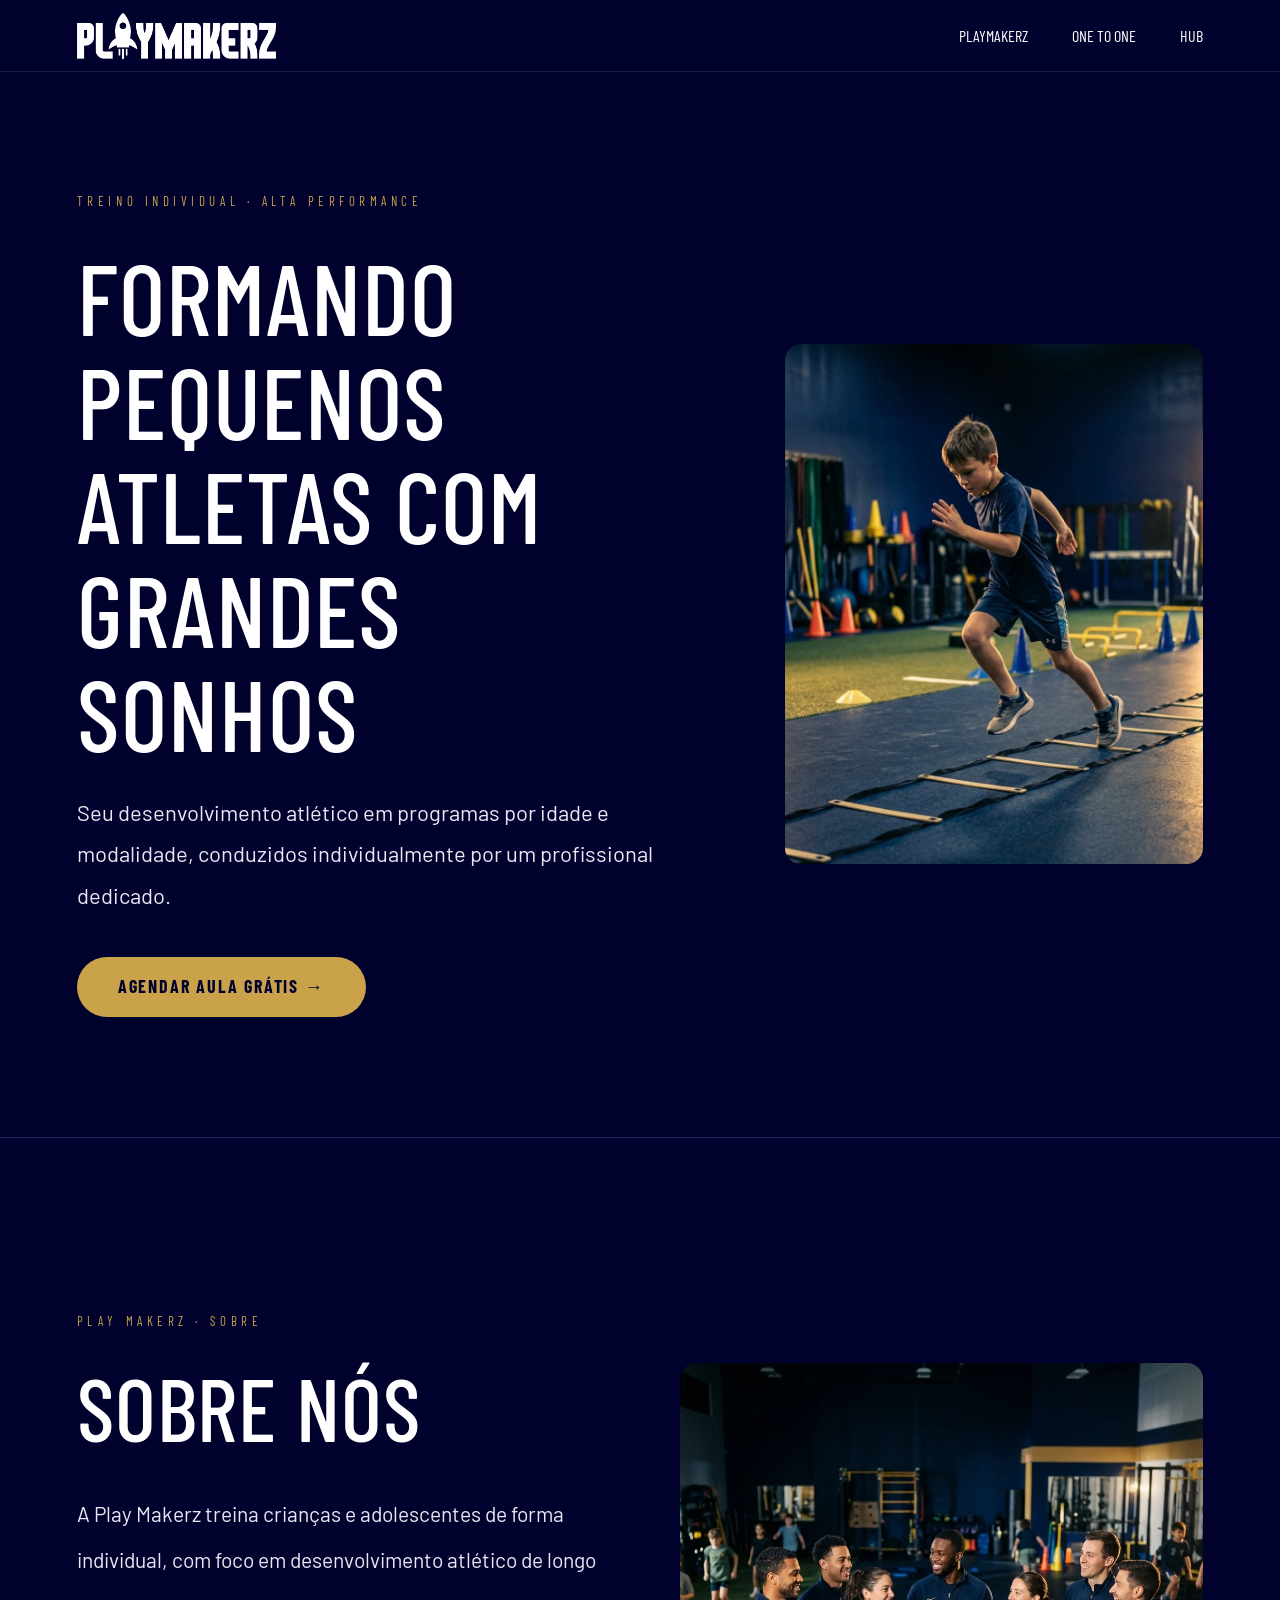
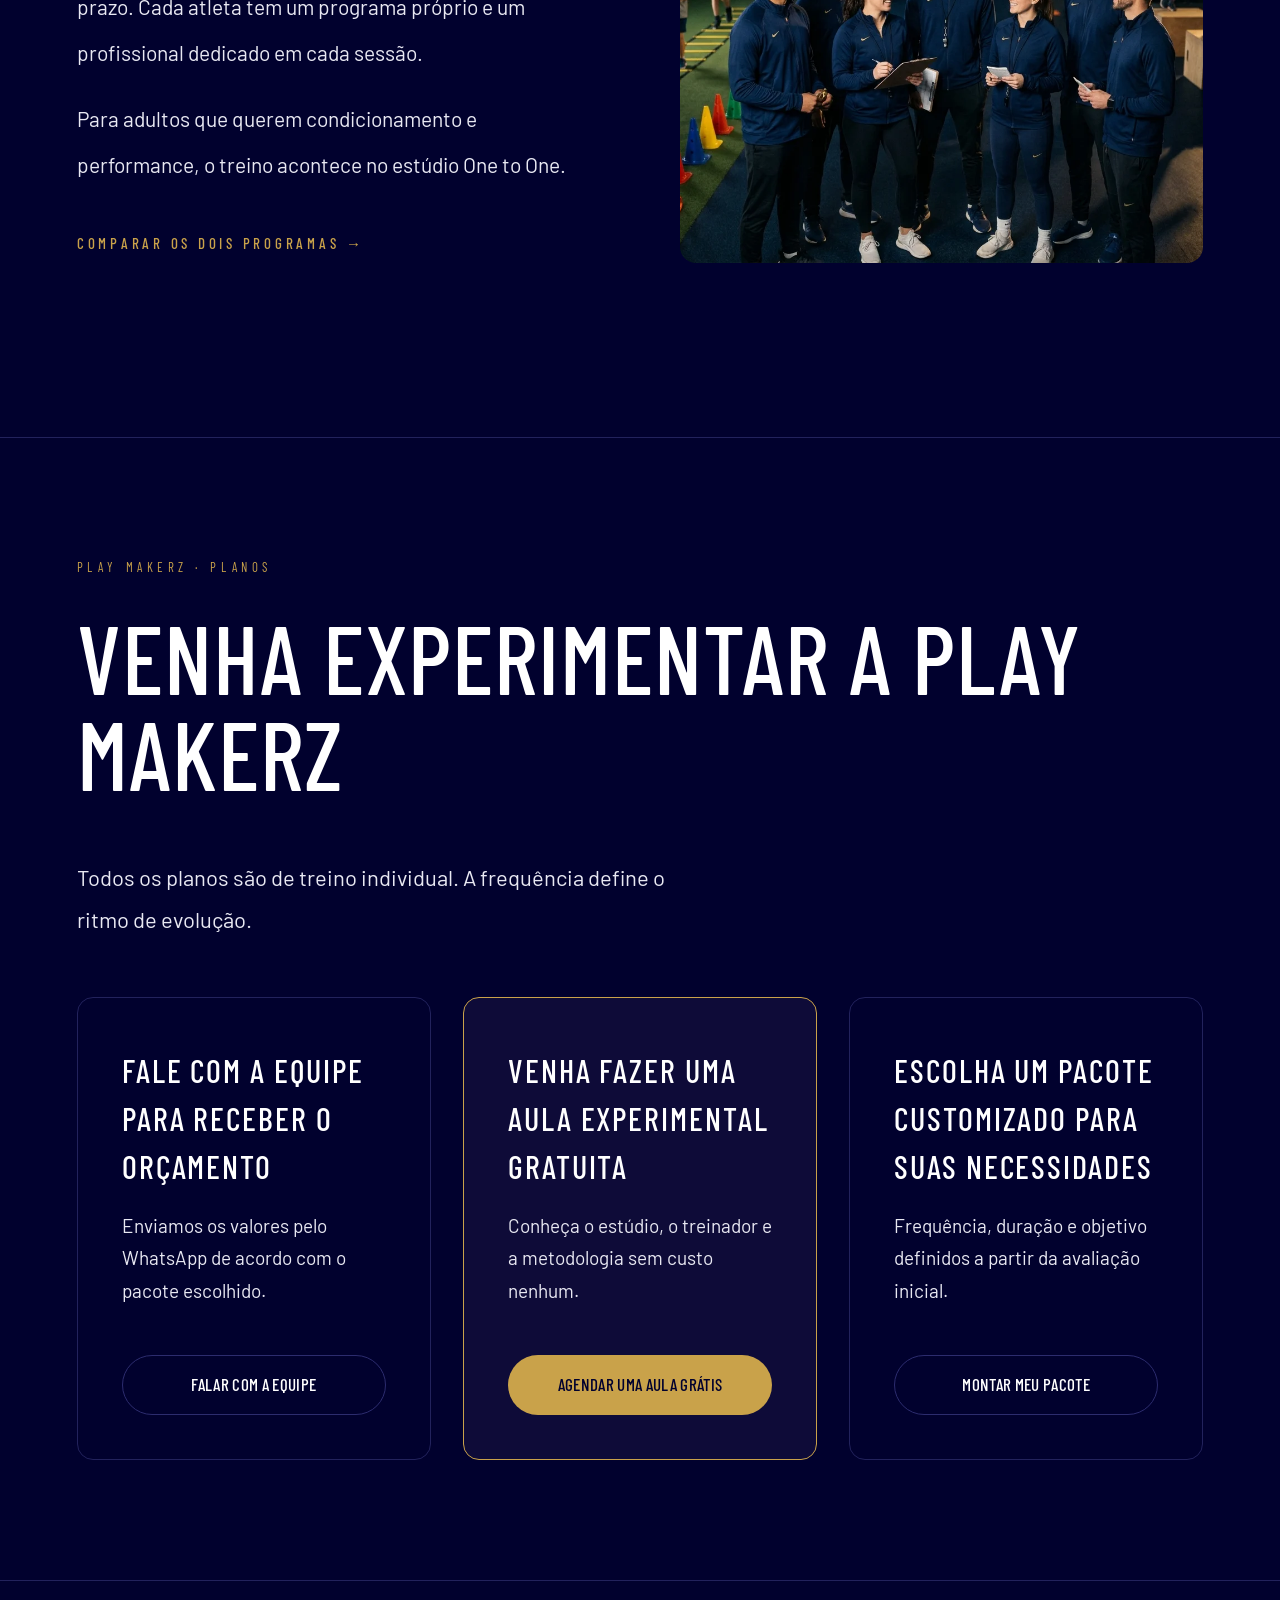
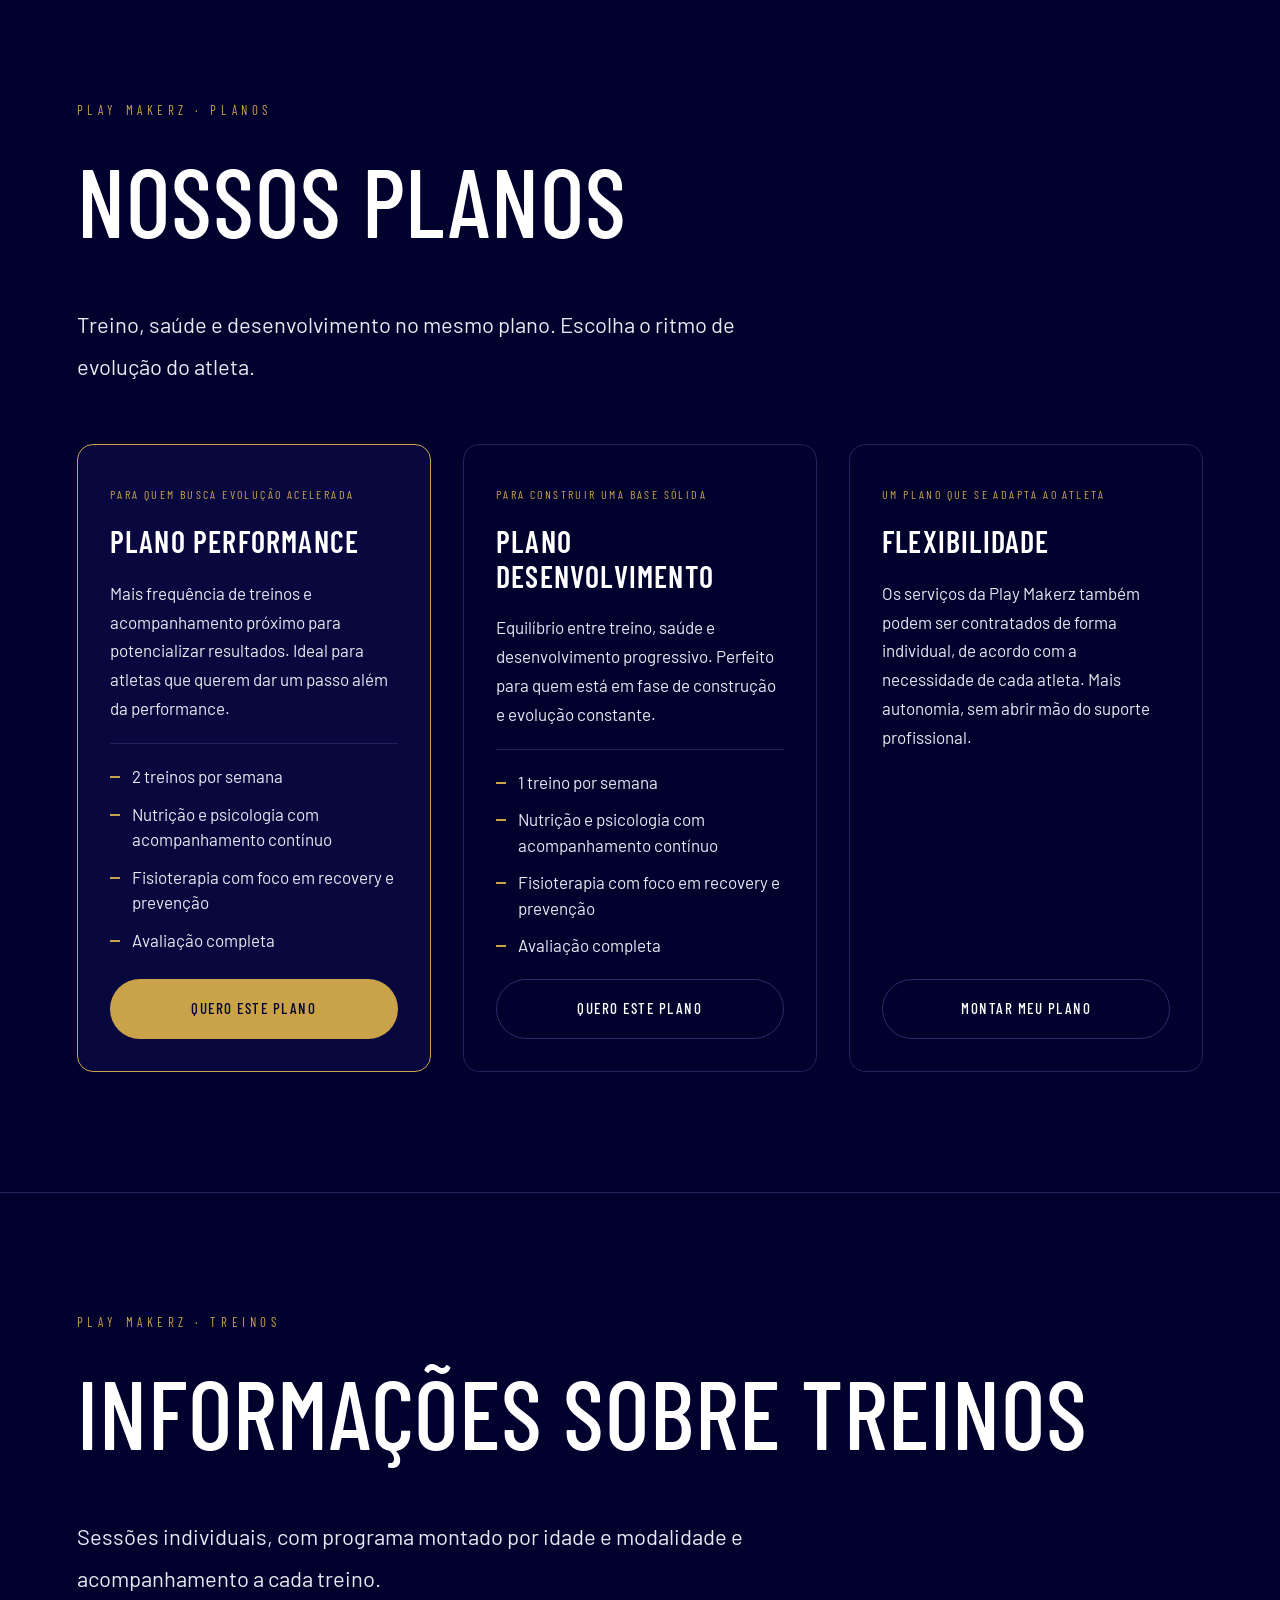
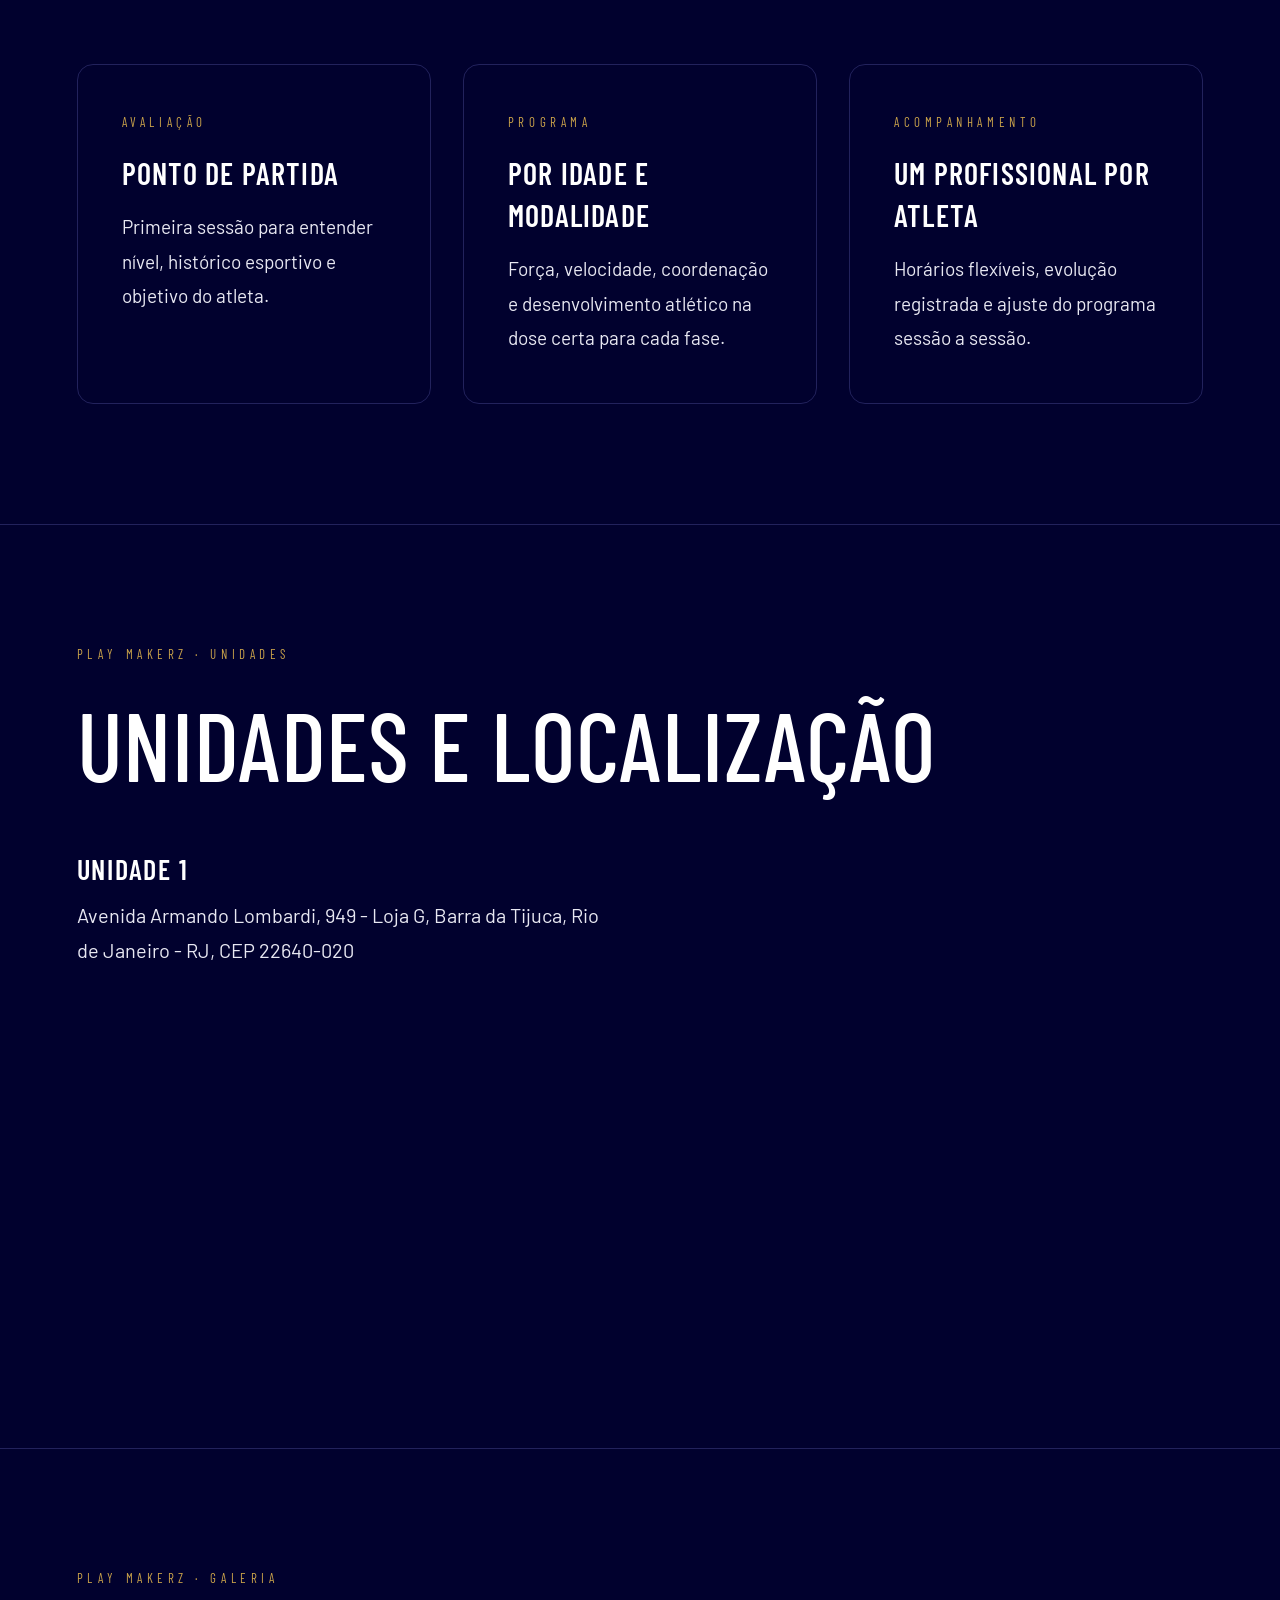
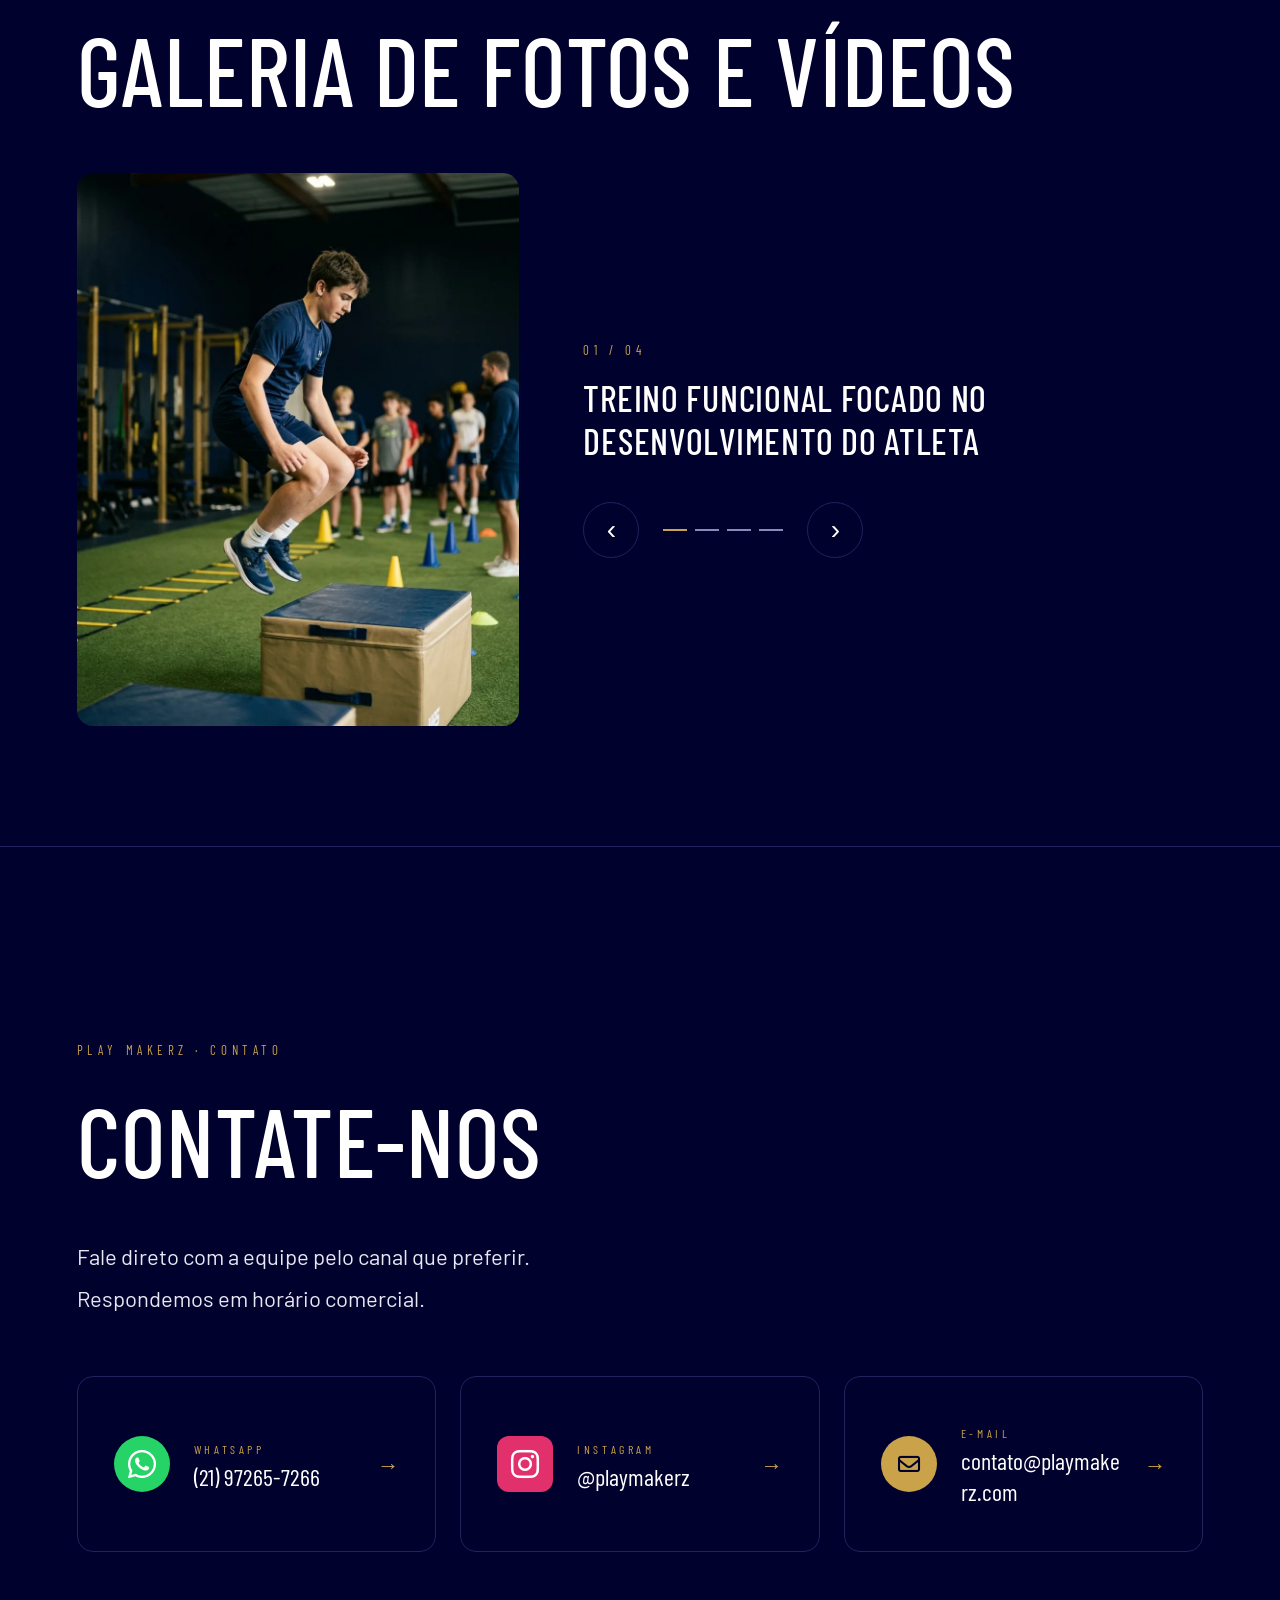
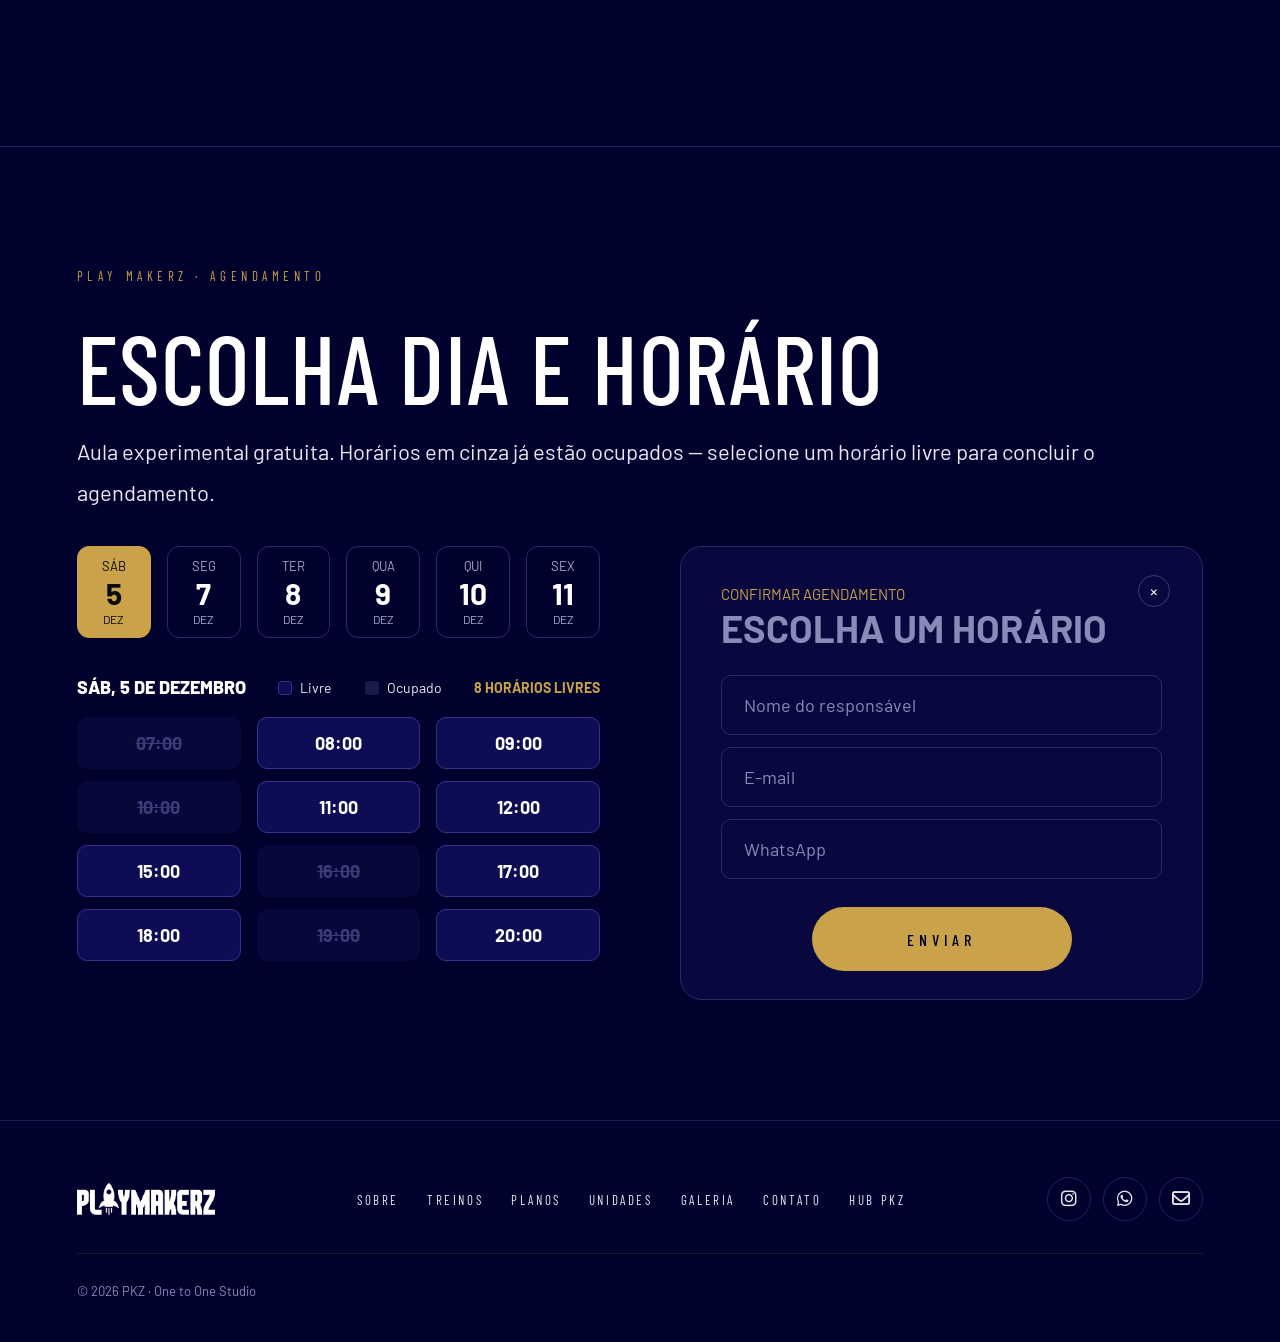
<file: pkz/index.html>
<!DOCTYPE html>
<html lang="pt-BR">
<head>
  <meta charset="UTF-8">
  <meta name="viewport" content="width=device-width, initial-scale=1.0">
  <title>Playmakerz | Treino de alta performance</title>

  <!-- Google Fonts: Barlow Condensed (títulos) e Barlow (texto); display=swap = boa prática -->
  <link rel="preconnect" href="https://fonts.googleapis.com">
  <link href="https://fonts.googleapis.com/css2?family=Barlow+Condensed:wght@400;500;600;700&family=Barlow:wght@400;500&display=swap" rel="stylesheet">

  <!-- Font Awesome (ícones da seção Contato), versão gratuita via CDN -->
  <link rel="stylesheet" href="https://cdnjs.cloudflare.com/ajax/libs/font-awesome/6.5.1/css/all.min.css">

  <!-- CSS único do projeto (pasta css, na pasta principal) -->
  <link rel="stylesheet" href="../css/style.css">

  <!-- JS do agendamento; defer = só roda depois que o HTML todo carregou -->
  <script src="../js/agendamento.js" defer></script>

  <!-- JS dos cards de planos (seção #nossos-planos) -->
  <script src="../js/planos.js" defer></script>

  <!-- JS do slider da galeria (seção #galeria) -->
  <script src="../js/galeria.js" defer></script>
</head>

<body class="pkz">

  <!-- ===== HEADER (nav) ===== -->
  <header class="cabecalho">
    <a class="logo" href="#inicio">
      <img src="img-pkz/logo-playmakerz.png" alt="Playmakerz">
    </a>

    <!-- Menu desktop -->
    <nav aria-label="Navegação principal">
      <ul class="cabecalho-links">
        <li>
          <a href="#inicio">Playmakerz</a>
        </li>
        <li>
          <a href="../one-to-one/index.html">One to One</a>
        </li>
        <li>
          <a href="../index.html">Hub</a>
        </li>
      </ul>
    </nav>

    <!-- Botão hambúrguer: só aparece no celular (CSS, seção 0.9) -->
    <button
      class="hamburguer"
      type="button"
      id="ham"
      aria-label="Abrir menu"
      aria-controls="menuSm"
      aria-expanded="false"
    >
      <span class="bar"></span>
      <span class="bar"></span>
      <span class="bar"></span>
    </button>

    <!-- Menu do celular: abre e fecha com o js/menu.js -->
    <nav class="menu-small" id="menuSm" aria-label="Navegação principal (celular)">
      <ul class="nav-links-small">
        <li>
          <a href="#inicio">Playmakerz</a>
        </li>
        <li>
          <a href="../one-to-one/index.html">One to One</a>
        </li>
        <li>
          <a href="../index.html">Hub</a>
        </li>
      </ul>
    </nav>
  </header>
<!-- Conteúdo principal da página (todas as seções entre o header e o footer) -->
<main>

  <!-- ===== HOME PLAYMAKERZ ===== -->
<section class="pagina" id="inicio">
  <div class="duas-colunas home-hero">

    <header>
      <p class="eyebrow">Treino individual · Alta performance</p>
      <h1 class="titulo-pagina home-titulo">Formando pequenos atletas com grandes sonhos</h1>
      <p class="texto-lead">
        Seu desenvolvimento atlético em programas por idade e modalidade, conduzidos individualmente por um profissional dedicado.
      </p>

      <!-- CTA único: leva direto para o agendamento da aula experimental -->
      <div class="home-botoes">
        <a class="btn btn-primario btn-pesado" href="#agendamento">Agendar aula grátis &rarr;</a>
      </div>
    </header>

    <!-- Foto do hero -->
    <figure class="foto home-foto">
      <img src="img-pkz/pkz-hero.webp" alt="Jovem atleta correndo na escada de agilidade na Playmakerz">
    </figure>

  </div>
</section>



<!-- ===== SOBRE NÓS PLAYMAKERZ ===== -->
<section class="pagina" id="sobre">
  <p class="eyebrow">Play Makerz · Sobre</p>

  <div class="duas-colunas">
    <article class="sobre-texto">
      <h2 class="titulo-pagina sobre-titulo">Sobre nós</h2>

      <p>
        A Play Makerz treina crianças e adolescentes de forma individual,
        com foco em desenvolvimento atlético de longo prazo. Cada atleta
        tem um programa próprio e um profissional dedicado em cada sessão.
      </p>

      <p>
        Para adultos que querem condicionamento e performance, o treino
        acontece no estúdio One to One.
      </p>

      <!-- Leva para a seção "Escolha sua jornada" do Hub -->
      <a class="link-seta" href="../index.html#escolha">
        Comparar os dois programas &rarr;
      </a>
    </article>

    <!-- Foto da equipe -->
    <figure class="foto sobre-foto">
      <img src="img-pkz/pkz-equipe.webp" alt="Equipe de treinadores da Playmakerz no espaço de treino" loading="lazy">
    </figure>
  </div>
</section>
<!-- ===== PLANOS PLAYMAKERZ =====
     3 cards em grid; o do meio (aula grátis) fica em destaque -->
<section class="pagina" id="planos">
  <header>
    <p class="eyebrow">Play Makerz · Planos</p>
    <h2 class="titulo-pagina">Venha experimentar a Play Makerz</h2>
    <p class="texto-lead planos-pkz-texto">Todos os planos são de treino individual. A frequência define o ritmo de evolução.</p>
  </header>

  <div class="planos-cards">
    <article class="card plano-card">
      <h2>Fale com a equipe para receber o orçamento</h2>
      <p>Enviamos os valores pelo WhatsApp de acordo com o pacote escolhido.</p>
      <!-- Leva para a seção Contato (WhatsApp, Instagram e e-mail).
           Quando o cliente passar o número da PKZ, trocar por https://wa.me/55DDDNUMERO -->
      <a class="btn btn-contorno" href="#contato">Falar com a equipe</a>
    </article>

    <article class="card plano-card plano-destaque">
      <h2>Venha fazer uma aula experimental gratuita</h2>
      <p>Conheça o estúdio, o treinador e a metodologia sem custo nenhum.</p>
      <a class="btn btn-primario" href="#agendamento">Agendar uma aula grátis</a>
    </article>

    <article class="card plano-card">
      <h2>Escolha um pacote customizado para suas necessidades</h2>
      <p>Frequência, duração e objetivo definidos a partir da avaliação inicial.</p>
      <a class="btn btn-contorno" href="#agendamento">Montar meu pacote</a>
    </article>
  </div>
</section>

<!-- ===== NOSSOS PLANOS PLAYMAKERZ =====
     Os cards são criados pelo js/planos.js a partir de um array de objetos -->
<section class="pagina" id="nossos-planos">
  <header>
    <p class="eyebrow">Play Makerz · Planos</p>
    <h2 class="titulo-pagina">Nossos planos</h2>
    <p class="texto-lead planos-lista-texto">Treino, saúde e desenvolvimento no mesmo plano. Escolha o ritmo de evolução do atleta.</p>
  </header>

  <div class="planos-lista" id="planos-lista"></div>
</section>

<!-- ===== INFORMAÇÕES SOBRE TREINOS PLAYMAKERZ ===== -->
<section class="pagina" id="treinos">
  <header>
    <p class="eyebrow">Play Makerz · Treinos</p>
    <h2 class="titulo-pagina">Informações sobre treinos</h2>
    <p class="texto-lead treinos-intro">
      Sessões individuais, com programa montado por idade e modalidade
      e acompanhamento a cada treino.
    </p>
  </header>

  <div class="treinos-cards">
    <article class="card treino-card">
      <p class="eyebrow">Avaliação</p>
      <h2>Ponto de partida</h2>
      <p>
        Primeira sessão para entender nível, histórico esportivo
        e objetivo do atleta.
      </p>
    </article>

    <article class="card treino-card">
      <p class="eyebrow">Programa</p>
      <h2>Por idade e modalidade</h2>
      <p>
        Força, velocidade, coordenação e desenvolvimento atlético
        na dose certa para cada fase.
      </p>
    </article>

    <article class="card treino-card">
      <p class="eyebrow">Acompanhamento</p>
      <h2>Um profissional por atleta</h2>
      <p>
        Horários flexíveis, evolução registrada e ajuste do programa
        sessão a sessão.
      </p>
    </article>
  </div>
</section>
<!-- ===== UNIDADES E LOCALIZAÇÃO PLAYMAKERZ ===== -->
<section class="pagina" id="unidades">
  <header>
    <p class="eyebrow">Play Makerz · Unidades</p>
    <h2 class="titulo-pagina">Unidades e localização</h2>
  </header>
  <div class="duas-colunas">
    <article>
      <h2 class="unidade-nome">Unidade 1</h2>
      <!-- address = dados de contato/endereço (elemento semântico) -->
      <address class="unidade-endereco">Avenida Armando Lombardi, 949 - Loja G, Barra da Tijuca, Rio de Janeiro - RJ, CEP 22640-020</address>
    </article>
    <!-- Mapa do Google embutido com iframe -->
    <iframe class="mapa"
      src="https://www.google.com/maps?q=Av+Armando+Lombardi+949+Barra+da+Tijuca+Rio+de+Janeiro&output=embed"
      title="Mapa da Unidade 1 - Armando Lombardi"
      loading="lazy"></iframe>
  </div>
</section>

<!-- GALERIA PLAYMAKERZ
     Slider com as fotos da pasta img-pkz/ (js/galeria.js, o mesmo da One to One).
-->

<section class="pagina" id="galeria">

    <header>
        <p class="eyebrow">Play Makerz · Galeria</p>
        <h2 class="titulo-pagina">Galeria de fotos e vídeos</h2>
    </header>

    <!-- Slider: as fotos ficam empilhadas no mesmo quadro e só a que tem a
         classe "ativa" aparece. Para incluir uma foto, copie um <figure>. -->
    <div class="galeria" id="galeria-slider">
        <div class="foto galeria-quadro">
            <figure class="galeria-slide ativa">
                <img src="img-pkz/pkz-galeria-1.webp" alt="Atleta saltando no box durante o treino" data-legenda="Treino funcional focado no desenvolvimento do atleta" loading="lazy">
            </figure>

            <figure class="galeria-slide">
                <img src="img-pkz/pkz-galeria-2.webp" alt="Cones e escada de agilidade prontos para o treino" data-legenda="Treino dinâmico e bem equipado para o atleta evoluir com segurança" loading="lazy">
            </figure>

            <figure class="galeria-slide">
                <img src="img-pkz/pkz-galeria-video.webp" alt="Jovem atleta driblando a bola de basquete" data-legenda="Preparação física voltada ao melhor desempenho no esporte" loading="lazy">
            </figure>

            <figure class="galeria-slide">
                <img src="img-pkz/pkz-galeria-4.webp" alt="Escada de agilidade e barreiras no piso de treino" data-legenda="Espaço seguro e otimizado para cada etapa do treino" loading="lazy">
            </figure>
        </div>

        <div>
            <p class="eyebrow galeria-contador" id="galeria-contador">01 / 04</p>
            <!-- aria-live: o leitor de tela lê a nova legenda quando a foto troca -->
            <p class="galeria-legenda" id="galeria-legenda" aria-live="polite">Treino funcional focado no desenvolvimento do atleta</p>

            <!-- hidden = escondido até o JS carregar (sem JS as setas não fariam nada) -->
            <div class="galeria-controles" id="galeria-controles" hidden>
                <button class="galeria-seta" type="button" id="galeria-anterior" aria-label="Foto anterior">&lsaquo;</button>
                <!-- Um tracinho para cada foto: criados pelo js/galeria.js -->
                <div class="galeria-tracos" id="galeria-tracos"></div>
                <button class="galeria-seta" type="button" id="galeria-proxima" aria-label="Próxima foto">&rsaquo;</button>
            </div>
        </div>
    </div>

</section>

<!-- ===== CONTATE-NOS PLAYMAKERZ ===== -->
<section class="pagina" id="contato">
  <header>
    <p class="eyebrow">Play Makerz · Contato</p>
    <h2 class="titulo-pagina contato-titulo">Contate-nos</h2>
    <p class="texto-lead">
      Fale direto com a equipe pelo canal que preferir.<br>
      Respondemos em horário comercial.
    </p>
  </header>

  <!-- 3 canais lado a lado -->
  <ul class="contato-grid">
    <li>
      <a class="card contato-card" href="https://wa.me/" target="_blank" rel="noopener noreferrer">
        <span class="contato-icone icone-whatsapp"><i class="fa-brands fa-whatsapp"></i></span>
        <span class="contato-info">
          <span class="contato-rotulo">WhatsApp</span>
          <span class="contato-valor">(21) 97265-7266</span>
        </span>
        <span class="contato-seta">&rarr;</span>
      </a>
    </li>
    <li>
      <a class="card contato-card" href="https://www.instagram.com/playmakerz/" target="_blank" rel="noopener noreferrer">
        <span class="contato-icone icone-instagram"><i class="fa-brands fa-instagram"></i></span>
        <span class="contato-info">
          <span class="contato-rotulo">Instagram</span>
          <span class="contato-valor">@playmakerz</span>
        </span>
        <span class="contato-seta">&rarr;</span>
      </a>
    </li>
    <li>
      <a class="card contato-card" href="mailto:contato@playmakerz.com">
        <span class="contato-icone icone-email"><i class="fa-regular fa-envelope"></i></span>
        <span class="contato-info">
          <span class="contato-rotulo">E-mail</span>
          <span class="contato-valor">contato@playmakerz.com</span>
        </span>
        <span class="contato-seta">&rarr;</span>
      </a>
    </li>
  </ul>
</section>

<!-- ===== AGENDAMENTO PLAYMAKERZ =====
     Mesma lógica da One to One: radios dentro de labels, selecionado pelo
     CSS (:checked + span), ocupados com disabled. Diferença do design:
     a legenda Livre/Ocupado fica na linha do subtítulo.
     Dias, horários e painel da direita vêm do mesmo js/agendamento.js;
     as reservas da PKZ ficam separadas das da One to One. -->
<section class="pagina" id="agendamento">
  <header>
    <p class="eyebrow">Play Makerz · Agendamento</p>
    <h2 class="titulo-pagina agenda-titulo">Escolha dia e horário</h2>
    <p class="texto-lead agenda-texto">Aula experimental gratuita. Horários em cinza já estão ocupados — selecione um horário livre para concluir o agendamento.</p>
  </header>

  <div class="duas-colunas agenda-grid">
    <!-- Coluna esquerda: dias + horários -->
    <div>
      <fieldset class="agenda-grupo">
        <legend class="label-oculta">Escolha o dia</legend>
        <!-- Os 6 próximos dias de atendimento: criados pelo js/agendamento.js -->
        <div class="dias" id="dias"></div>
      </fieldset>

      <fieldset class="agenda-grupo">
        <legend class="label-oculta">Escolha o horário</legend>
        <header class="agenda-subtitulo">
          <h2><time id="agenda-data">Carregando dias…</time></h2>
          <ul class="legenda">
            <li><span class="legenda-cor legenda-livre"></span>Livre</li>
            <li><span class="legenda-cor legenda-ocupado"></span>Ocupado</li>
          </ul>
          <span id="agenda-livres"></span>
        </header>
        <!-- Horários do dia escolhido: criados pelo js/agendamento.js -->
        <div class="horarios" id="horarios"></div>
      </fieldset>
    </div>

    <!-- Coluna direita: painel de confirmação -->
    <aside class="card confirmar">
      <p class="confirmar-rotulo" id="confirmar-rotulo">Confirmar agendamento</p>
      <!-- O JS troca este texto pelo horário escolhido, ex.: "08:00 · Seg 26/10" -->
      <p class="confirmar-titulo confirmar-vazio" id="confirmar-titulo">Escolha um horário</p>
      <!-- X volta para Planos -->
      <a class="confirmar-fechar" href="#planos" aria-label="Fechar">&times;</a>

      <form class="confirmar-form" id="form-agendamento" action="#inicio" method="get">
        <label class="label-oculta" for="pkz-ag-responsavel">Nome do responsável</label>
        <input class="campo" type="text" id="pkz-ag-responsavel" name="responsavel" placeholder="Nome do responsável" autocomplete="name" required>

        <label class="label-oculta" for="pkz-ag-email">E-mail</label>
        <input class="campo" type="email" id="pkz-ag-email" name="email" placeholder="E-mail" autocomplete="email" required>

        <label class="label-oculta" for="pkz-ag-whatsapp">WhatsApp</label>
        <input class="campo" type="tel" id="pkz-ag-whatsapp" name="whatsapp" placeholder="WhatsApp" autocomplete="tel" pattern="[0-9 \(\)\+\-]{10,}" title="Digite o número com DDD, ex.: (21) 99999-9999" required>

        <button class="btn btn-primario btn-enviar" type="submit">Enviar</button>
      </form>
      <!-- Mensagem de erro ou de sucesso; role="status" faz o leitor de tela ler -->
      <p class="confirmar-status" id="confirmar-status" role="status"></p>
      <!-- Aparece depois da reserva confirmada -->
      <button class="btn btn-contorno btn-novo" id="agendar-novo" type="button" hidden>Novo agendamento</button>
    </aside>
  </div>
</section>

</main>

<!-- ===== FOOTER (nav) — só no final da página: logo | links das seções | redes sociais | copyright ===== -->
  <footer class="rodape">
    <a class="rodape-logo" href="#inicio">
      <img src="img-pkz/logo-playmakerz.png" alt="Playmakerz">
    </a>

    <nav aria-label="Navegação do rodapé">
      <ul class="rodape-links">
        <li>
          <a href="#sobre">Sobre</a>
        </li>
        <li>
          <a href="#treinos">Treinos</a>
        </li>
        <li>
          <a href="#planos">Planos</a>
        </li>
        <li>
          <a href="#unidades">Unidades</a>
        </li>
        <li>
          <a href="#galeria">Galeria</a>
        </li>
        <li>
          <a href="#contato">Contato</a>
        </li>
        <li>
          <a href="../index.html">Hub PKZ</a>
        </li>
      </ul>
    </nav>

    <!-- Redes sociais: ícones do Font Awesome; aria-label diz o nome para leitores de tela -->
    <nav aria-label="Redes sociais">
      <ul class="rodape-social">
        <li>
          <a href="https://www.instagram.com/playmakerz/" target="_blank" rel="noopener noreferrer"
             aria-label="Instagram da Playmakerz" title="Instagram da Playmakerz">
            <i class="fa-brands fa-instagram"></i>
          </a>
        </li>
        <li>
          <a href="https://wa.me/" target="_blank" rel="noopener noreferrer"
             aria-label="WhatsApp da Playmakerz" title="WhatsApp da Playmakerz">
            <i class="fa-brands fa-whatsapp"></i>
          </a>
        </li>
        <li>
          <a href="mailto:contato@playmakerz.com"
             aria-label="E-mail da Playmakerz" title="E-mail da Playmakerz">
            <i class="fa-regular fa-envelope"></i>
          </a>
        </li>
      </ul>
    </nav>

    <p class="rodape-copy">&copy; 2026 PKZ · One to One Studio</p>
  </footer>

  <!-- Menu hambúrguer no final para processar por ultimo -->
  <script src="../js/menu.js"></script>
</body>
</html>
</file>
<file: css/style.css>
/* =====================================================================
   0. CONFIGURAÇÕES GLOBAIS
   Variáveis, reset, tipografia, botões, campos de formulário,
   cards, placeholders, header (nav) e footer (nav).
   ===================================================================== */

/* ---------- 0.1 Variáveis (cores, fontes e medidas do design) ---------- */
:root {
  /* Cores One to One */
  --cor-fundo: #0b0b0b;          /* fundo de todas as páginas */
  --cor-superficie: #111111;     /* fundo de inputs e cards */
  --cor-placeholder: #161616;    /* caixas de foto/vídeo ainda vazias */
  --cor-borda: #242424;          /* bordas finas de cards e inputs */
  --cor-texto: #ffffff;          /* títulos */
  --cor-texto-suave: #cfcfcf;    /* parágrafos */
  --cor-texto-apagado: #8a8a8a;  /* placeholders e legendas */
  --cor-azul: #8ed3e6;           /* azul One to One (destaques e botões) */
  --cor-azul-escuro: #0e1b22;    /* fundo dos horários livres */
  --cor-azul-borda: #1f4555;     /* borda dos horários livres */

  /* Fontes (carregadas pelo Google Fonts no <head> de cada página) */
  --fonte-titulo: "Archivo", Arial, sans-serif;               /* títulos pesados */
  --fonte-condensada: "Oswald", "Arial Narrow", sans-serif;   /* eyebrows e botões */
  --fonte-texto: "DM Sans", Arial, sans-serif;                /* parágrafos */

  /* Medidas */
  --espaco-lateral: 24px;       /* margem mínima esquerda/direita (celular) */
  --largura-conteudo: 1680px;   /* largura máxima do conteúdo (só em telas enormes) */

  /* Margem lateral de header, seções e footer: 6% da largura da tela (6vw),
     então cresce junto com a tela e fica proporcional em qualquer monitor.
     max() escolhe o maior dos valores: nunca menos que 24px e, em telas
     enormes, o conteúdo para de crescer em 1680px. */
  --margem: max(var(--espaco-lateral), 6vw, calc((100% - var(--largura-conteudo)) / 2));

  --raio-card: 16px;   /* cantos arredondados dos cards */
  --raio-campo: 10px;  /* cantos dos inputs */
}


/* ---------- 0.2 Reset ---------- */
/* border-box: largura total já inclui padding e borda (boa prática do slide de box-sizing) */
* {
  box-sizing: border-box;
  margin: 0;
  padding: 0;
}

body {
  background-color: var(--cor-fundo);
  color: var(--cor-texto);
  font-family: var(--fonte-texto);
  font-size: 16px;
  line-height: 1.5;
}

/* Imagens nunca distorcem (slide "Boas práticas com imagens") */
img {
  max-width: 100%;
  height: auto;
  display: block;
}

a {
  color: inherit;
  text-decoration: none;
}

ul,
ol {
  list-style: none;
}


/* ---------- 0.3 Header (nav) — fixo no topo da One to One e da PKZ ---------- */
/* position: sticky = o header rola junto até encostar no topo (top: 0)
   e fica preso ali enquanto o resto da página rola por baixo dele. */
.cabecalho {
  position: sticky;
  top: 0;
  z-index: 10;                          /* fica por cima das seções que passam por baixo */
  display: flex;
  justify-content: space-between;       /* logo na esquerda, links na direita */
  align-items: center;
  height: 72px;
  padding: 0 var(--margem);
  background-color: var(--cor-fundo);   /* fundo sólido para o conteúdo não aparecer atrás */
  border-bottom: 1px solid #1d1d1d;
}

.logo img {
  height: 46px;
  width: auto;
}

.cabecalho-links {
  display: flex;
  gap: 44px;
}

.cabecalho-links a {
  font-family: var(--fonte-titulo);
  font-weight: 800;
  font-size: 15px;
  text-transform: uppercase;
}

.cabecalho-links a:hover {
  color: var(--cor-azul);
}

/* ---------- Menu hambúrguer (celular) ----------
   Baseado no styles.css do material do professor (pasta hamburguer).
   Mudanças: cores pelas variáveis do tema, top = altura do .cabecalho
   e o menu fica DENTRO do header fixo, para abrir logo abaixo dele. */

/* Botão: escondido no desktop */
.hamburguer {
  display: none;
  flex-direction: column;
  cursor: pointer;
  background: none;
  border: none;
}

.bar {
  width: 30px;
  height: 3px;
  background-color: var(--cor-texto);
  margin: 4px 0;
}

/* Menu do celular */
.menu-small {
  position: absolute;
  top: 72px;               /* altura do .cabecalho */
  left: 0;
  width: 100%;
  background: var(--cor-fundo);
  border-bottom: 1px solid var(--cor-borda);

  display: none;
  flex-direction: column;
  padding: 24px var(--margem);

  opacity: 0;
  transform: translateY(-10px);
  transition: all 0.3s ease;
  pointer-events: none;
}

.menu-small.activated {
  display: flex;
  opacity: 1;
  transform: translateY(0);
  pointer-events: auto;
}

.nav-links-small {
  display: flex;
  flex-direction: column;
  gap: 20px;
}

.nav-links-small a {
  font-family: var(--fonte-titulo);
  font-weight: 800;
  font-size: 18px;
  text-transform: uppercase;
}

.nav-links-small a:hover {
  color: var(--cor-azul);
}


/* ---------- 0.4 Seções da página e tipografia comum ---------- */
/* Cada <section class="pagina"> é uma parte da página que rola (Home, Sobre, Treinos...). */
.pagina {
  display: flex;
  flex-direction: column;
  justify-content: center;   /* conteúdo no meio da altura da seção */
  min-height: 100vh;         /* cada seção ocupa pelo menos uma tela inteira */
  padding: 120px var(--margem);
  scroll-margin-top: 72px;   /* ao clicar num link #secao, o título não fica atrás do header fixo */
}

/* Linha fina entre uma seção e a próxima (combinador "+": seção logo depois de outra seção) */
.pagina + .pagina {
  border-top: 1px solid var(--cor-borda);
}

/* Texto pequeno azul acima do título: "ONE TO ONE · CADASTRO" */
.eyebrow {
  font-family: var(--fonte-condensada);
  font-weight: 400;
  font-size: 15px;
  letter-spacing: 0.3em;
  text-transform: uppercase;
  color: var(--cor-azul);
  margin-bottom: 32px;
}

/* Título gigante das páginas: "CADASTRO DE ALUNOS" */
.titulo-pagina {
  font-family: var(--fonte-titulo);
  font-weight: 900;
  font-size: 96px;
  line-height: 1;
  text-transform: uppercase;
  overflow-wrap: break-word;   /* em telas bem estreitas, palavra longa quebra em vez de sair da tela */
  margin-bottom: 56px;
}

/* Parágrafo de apoio logo abaixo do título */
.texto-lead {
  font-size: 22px;
  line-height: 1.9;
  color: var(--cor-texto-suave);
}

/* Layout de duas colunas iguais (texto | formulário/foto) */
.duas-colunas {
  display: grid;
  grid-template-columns: 1fr 1fr;
  gap: 80px;
}

/* min-width: 0 deixa cada coluna encolher em telas pequenas
   (sem isso o conteúdo empurra a página para o lado) */
.duas-colunas > * {
  min-width: 0;
}

/* ---------- 0.5 Botões ---------- */
.btn {
  display: inline-flex;
  justify-content: center;
  align-items: center;
  height: 60px;
  padding: 0 44px;
  border-radius: 999px;   /* formato pílula */
  font-family: var(--fonte-condensada);
  font-size: 17px;
  letter-spacing: 0.2em;
  text-transform: uppercase;
  border: 1px solid transparent;
  cursor: pointer;
}

/* Botão cheio azul: "FAZER CADASTRO" */
.btn-primario {
  background-color: var(--cor-azul);
  color: #0b0b0b;
}

/* Botão só com contorno: "JÁ SOU ALUNO · LOGIN" */
.btn-contorno {
  background-color: transparent;
  color: var(--cor-texto);
  border-color: #2e2e2e;
}

.btn-primario:hover {
  background-color: #a8e0ee;
}

.btn-contorno:hover {
  border-color: var(--cor-azul);
}

/* Variante com fonte Archivo pesada (usada em Contato e Home) */
.btn-pesado {
  font-family: var(--fonte-titulo);
  font-weight: 900;
  letter-spacing: 0.25em;
}


/* ---------- 0.6 Campos de formulário ---------- */
.campo {
  width: 100%;
  height: 64px;
  padding: 0 22px;
  background-color: var(--cor-superficie);
  border: 1px solid var(--cor-borda);
  border-radius: var(--raio-campo);
  color: var(--cor-texto);
  font-family: var(--fonte-texto);
  font-size: 18px;
}

.campo::placeholder {
  color: var(--cor-texto-apagado);
}

/* Label escondida visualmente, mas lida pelos leitores de tela (acessibilidade) */
.label-oculta {
  position: absolute;
  width: 1px;
  height: 1px;
  overflow: hidden;
}


/* ---------- 0.7 Cards e placeholders de mídia ---------- */
.card {
  background-color: var(--cor-fundo);
  border: 1px solid var(--cor-borda);
  border-radius: var(--raio-card);
}


/* Fotos reais dentro das <figure> (hero, equipe e galeria) */
.foto {
  overflow: hidden;                 /* a imagem respeita os cantos arredondados */
  border-radius: var(--raio-card);
  background-color: var(--cor-placeholder);
}

/* object-fit: cover = a imagem preenche a caixa toda sem distorcer (corta as sobras) */
.foto img {
  width: 100%;
  height: 100%;
  object-fit: cover;
}

/* ---------- 0.8 Footer (nav) — no final da página, depois da última seção ---------- */
/* Linha de cima: logo | links | redes sociais. Linha de baixo: copyright.
   flex-wrap deixa o copyright (100% de largura) cair para a linha de baixo. */
.rodape {
  display: flex;
  flex-wrap: wrap;
  justify-content: space-between;
  align-items: center;
  gap: 32px;
  padding: 56px var(--margem) 40px;
  border-top: 1px solid #1d1d1d;
}

.rodape-logo img {
  height: 32px;
  width: auto;
}

.rodape-links {
  display: flex;
  flex-wrap: wrap;
  gap: 28px;
}

.rodape-links a {
  font-family: var(--fonte-condensada);
  font-size: 13px;
  letter-spacing: 0.2em;
  text-transform: uppercase;
  color: var(--cor-texto-suave);
}

.rodape-links a:hover {
  color: var(--cor-azul);
}

/* Redes sociais: ícones redondos com borda fina */
.rodape-social {
  display: flex;
  gap: 12px;
}

.rodape-social a {
  display: flex;
  justify-content: center;
  align-items: center;
  width: 44px;
  height: 44px;
  border: 1px solid var(--cor-borda);
  border-radius: 50%;   /* círculo */
  font-size: 18px;
  color: var(--cor-texto-suave);
}

/* Passar o mouse: círculo preenchido com a cor de destaque da marca */
.rodape-social a:hover {
  background-color: var(--cor-azul);
  border-color: var(--cor-azul);
  color: var(--cor-fundo);
}

.rodape-copy {
  width: 100%;   /* ocupa a linha inteira de baixo */
  padding-top: 28px;
  border-top: 1px solid #1d1d1d;
  font-size: 13px;
  color: var(--cor-texto-apagado);
}


/* ---------- 0.9 Responsivo global (tablets e celulares) ---------- */
/* Tablets: as duas colunas ficam uma embaixo da outra */
@media (max-width: 1100px) {
  .duas-colunas {
    grid-template-columns: 1fr;
    gap: 56px;
  }

  /* Títulos um pouco menores para palavras longas (LOCALIZAÇÃO) caberem */
  .titulo-pagina {
    font-size: 72px;
  }
}

/* Celulares */
@media (max-width: 767px) {
  /* Celular: esconde o menu desktop e mostra o hambúrguer */
  .cabecalho-links {
    display: none;
  }

  .hamburguer {
    display: flex;
  }

  .pagina {
    min-height: auto;
    padding: 72px var(--margem);
  }

  .titulo-pagina {
    font-size: 44px;
  }

  .texto-lead {
    font-size: 17px;
  }

  .rodape {
    flex-direction: column;
    align-items: flex-start;
  }
}


/* ---------- 0.10 Tema Playmakerz ----------
   A página pkz/index.html usa <body class="pkz">.
   Aqui só trocamos os VALORES das variáveis: todas as classes acima
   (botões, campos, cards, header, footer, placeholders) passam a sair
   em azul-marinho + dourado, com a fonte Barlow.
   Obs.: na PKZ a variável --cor-azul guarda o DOURADO (cor de destaque). */
.pkz {
  --cor-fundo: #01012e;          /* azul-marinho do fundo */
  --cor-superficie: #08083f;     /* inputs e cards */
  --cor-placeholder: #0a0a44;    /* caixas de foto/vídeo */
  --cor-borda: #22225c;
  --cor-texto-suave: #e8e8f2;
  --cor-texto-apagado: #8a8ab8;
  --cor-azul: #c9a24a;           /* dourado PKZ (destaque) */
  --cor-azul-escuro: #0d0d55;    /* fundo dos horários livres */
  --cor-azul-borda: #34348a;     /* borda dos horários livres */
  --fonte-titulo: "Barlow Condensed", "Arial Narrow", sans-serif;
  --fonte-condensada: "Barlow Condensed", "Arial Narrow", sans-serif;
  --fonte-texto: "Barlow", Arial, sans-serif;
}

/* Linhas do header/footer em azul */
.pkz .cabecalho,
.pkz .rodape {
  border-color: #1b1b4d;
}

/* Links do menu: condensada fina (no One to One é Archivo pesada) */
.pkz .cabecalho-links a {
  font-weight: 400;
  font-size: 16px;
}

/* Menu do celular na PKZ: mesma condensada fina */
.pkz .nav-links-small a {
  font-weight: 400;
}

/* Títulos da PKZ são mais leves que os da One to One */
.pkz .titulo-pagina {
  font-weight: 500;
  letter-spacing: 0.01em;
}

.pkz .eyebrow {
  font-size: 13px;
  letter-spacing: 0.35em;
}

.pkz .btn {
  font-weight: 500;
}

.pkz .btn-primario {
  color: #01012e;
}

.pkz .btn-primario:hover {
  background-color: #dbb862;
}

.pkz .btn-contorno {
  border-color: #2c2c6e;
}

.pkz .btn-pesado {
  font-weight: 700;
  letter-spacing: 0.15em;
}

 /* ===1. HOME === */

/* Coluna do texto um pouco mais larga que a da foto (3 partes x 2 partes) */
.home-hero {
  grid-template-columns: 3fr 2fr;
  align-items: center;
}

.home-hero .eyebrow {
  font-size: 15px;
  letter-spacing: 0.35em;
}

/* clamp(mínimo, ideal, máximo): o título acompanha a largura da tela
   (5.2vw = 5,2% da largura) sem passar de 96px nem ficar menor que 56px */
.home-titulo {
  font-size: clamp(56px, 5.2vw, 96px);
  margin-bottom: 28px;
}

.home-hero .texto-lead {
  max-width: 600px;
  margin-bottom: 40px;
}

.home-botoes {
  display: flex;
}

/* CTA único "AGENDAR AULA EXPERIMENTAL": botão cheio com Archivo */
.home-botoes .btn-pesado {
  height: 64px;
  padding: 0 44px;
  font-size: 15px;
  letter-spacing: 0.1em;
}

.home-foto {
  height: 520px;
}

/* Tablets: texto em cima, foto embaixo */
@media (max-width: 1100px) {
  .home-hero {
    grid-template-columns: 1fr;
  }
}

@media (max-width: 767px) {
  .home-titulo {
    font-size: 44px;
  }

  .home-foto {
    height: 280px;
  }
}

/* ----- 1.2 Home Playmakerz ----- */
.pkz .home-titulo {
  font-size: 100px;
  line-height: 1.04;
}

.pkz .home-hero .eyebrow {
  font-size: 13px;
}

/* CTA único "AGENDAR AULA GRÁTIS →" dourado */
.pkz .home-botoes .btn-pesado {
  height: 60px;
  padding: 0 40px;
  font-size: 18px;
}

@media (max-width: 767px) {
  .pkz .home-titulo {
    font-size: 48px;
  }
}
/* =====================================================================
   2. SOBRE + TREINOS
   Seções #sobre e #treinos de one-to-one/index.html e pkz/index.html
   ===================================================================== */

/* ----- 2.1 Sobre nós ----- */
.sobre-titulo {
  font-size: 88px;
  margin-bottom: 40px;
}

.sobre-texto p {
  font-size: 21px;
  line-height: 1.95;
  color: var(--cor-texto-suave);
  margin-bottom: 4px;
}

/* Link "COMPARAR OS DOIS PROGRAMAS →" (leva para a escolha no Hub) */
.link-seta {
  display: inline-block;
  margin-top: 56px;
  font-family: var(--fonte-titulo);
  font-weight: 900;
  font-size: 16px;
  letter-spacing: 0.2em;
  text-transform: uppercase;
  color: var(--cor-azul);
}

.link-seta:hover {
  color: var(--cor-texto);
}

.sobre-foto {
  height: 500px;
}

/* ----- 2.2 Informações sobre treinos ----- */
.treinos-intro {
  max-width: 680px;
  margin-bottom: 64px;
}

/* 3 cards lado a lado */
.treinos-cards {
  display: grid;
  grid-template-columns: repeat(3, 1fr);
  gap: 32px;
}

/* Tablets e celulares: um card embaixo do outro */
@media (max-width: 1200px) {
  .treinos-cards {
    grid-template-columns: 1fr;
  }
}

/* Card em coluna: texto empurrado para baixo com margin-top: auto */
.treino-card {
  display: flex;
  flex-direction: column;
  min-height: 340px;
  padding: 48px 44px;
}

.treino-card .eyebrow {
  font-size: 13px;
  margin-bottom: 20px;
}

/* One to One (6 cards): mais baixos e com menos respiro, para a seção não ficar longa */
.treinos-cards-compacto .treino-card {
  min-height: 260px;
  padding: 40px 36px;
}

.treinos-cards-compacto .treino-card h2 + p {
  padding-top: 20px;
}

/* Linha do topo nos cards com selo: eyebrow à esquerda, selo à direita */
.treino-card-topo {
  display: flex;
  flex-wrap: wrap;
  align-items: center;
  justify-content: space-between;
  gap: 12px;
  margin-bottom: 20px;
}

.treino-card-topo .eyebrow {
  margin-bottom: 0;
}

/* Selo de Nutrição e Fisioterapia (ícone do Font Awesome + profissional) */
.treino-selo {
  display: inline-flex;
  align-items: center;
  gap: 8px;
  padding: 6px 14px 6px 6px;
  border: 1px solid var(--cor-azul-borda);
  border-radius: 999px;
  background-color: var(--cor-azul-escuro);
  font-family: var(--fonte-condensada);
  font-size: 13px;
  letter-spacing: 0.12em;
  text-transform: uppercase;
  color: var(--cor-azul);
}

/* Bolinha azul com o ícone dentro */
.treino-selo i {
  display: grid;
  place-items: center;
  width: 28px;
  height: 28px;
  border-radius: 50%;
  background-color: var(--cor-azul);
  font-size: 14px;
  color: var(--cor-fundo);
}

.treino-card h2 {
  font-family: var(--fonte-titulo);
  font-weight: 900;
  font-size: 30px;
  line-height: 1.4;
  letter-spacing: 0.06em;
  text-transform: uppercase;
}

/*
 * Só o parágrafo logo depois do título (combinador "+"),
 * para não pegar o eyebrow do card.
 */
.treino-card h2 + p {
  margin-top: auto;
  padding-top: 32px;
  font-size: 19px;
  line-height: 1.8;
  color: var(--cor-texto-suave);
}

@media (max-width: 767px) {
  .sobre-titulo {
    font-size: 44px;
  }

  /* Cards mais compactos no celular para acomodar palavras longas. */
  .treino-card,
  .treinos-cards-compacto .treino-card {
    min-height: auto;
    padding: 32px 24px;
  }

  .treino-card h2,
  .pkz .treino-card h2 {
    font-size: 20px;
    letter-spacing: 0.02em;
  }
}

/* ----- 2.3 Sobre Playmakerz ----- */
.pkz .sobre-titulo {
  font-size: 88px;
}

.pkz .sobre-texto p {
  line-height: 2.2;
  margin-bottom: 20px;
}

.pkz .link-seta {
  margin-top: 24px;
  font-weight: 500;
  font-size: 15px;
  letter-spacing: 0.25em;
}

/* ----- 2.4 Treinos Playmakerz: texto logo abaixo do título ----- */
.pkz .treino-card {
  min-height: 300px;
}

.pkz .treino-card h2 {
  font-weight: 600;
  font-size: 30px;
  letter-spacing: 0.04em;
}

.pkz .treino-card h2 + p {
  margin-top: 0;
  padding-top: 16px;
}
/* =====================================================================
   3. PLANOS + UNIDADES
   Seções #planos e #unidades de one-to-one/index.html e pkz/index.html
   ===================================================================== */

/* ----- 3.1 Planos (Aula gratuita experimental) — tudo centralizado ----- */
.planos {
  display: flex;
  flex-direction: column;
  align-items: center;
  text-align: center;
}

/* Topo da seção pode encolher até a largura da tela */
.planos header {
  max-width: 100%;
  min-width: 0;
}

.planos .eyebrow {
  font-family: var(--fonte-titulo);
  font-weight: 800;
  font-size: 14px;
  letter-spacing: 0.2em;
}

.planos-texto {
  max-width: 820px;
  margin: 0 auto 48px; /* centraliza o bloco dentro do <header> */
  font-size: 20px;
  line-height: 2;
  color: #a8a8a8;
}

/* Botão largo "AGENDAR AULA EXPERIMENTAL" */
.btn-largo {
  width: 100%;
  max-width: 880px;
  height: 72px;
  font-family: var(--fonte-titulo);
  font-weight: 900;
  font-size: 22px;
  letter-spacing: 0.2em;
}

/* Passo a passo numerado (lista ordenada) */
.passos {
  display: flex;
  flex-direction: column;
  gap: 48px;
  margin-top: 96px;
  text-align: left;
}

.passo {
  display: flex;
  align-items: flex-start;
  gap: 48px;
}

/* Círculo com o número */
.passo-numero {
  display: flex;
  justify-content: center;
  align-items: center;
  flex: 0 0 64px; /* não cresce, não encolhe, 64px fixos */
  height: 64px;
  border: 2px solid #284c58;
  border-radius: 50%;
  font-family: var(--fonte-titulo);
  font-weight: 800;
  font-size: 20px;
  color: var(--cor-azul);
}

.passo h2 {
  font-family: var(--fonte-titulo);
  font-weight: 900;
  font-size: 32px;
  letter-spacing: 0.06em;
  text-transform: uppercase;
}

.passo p {
  font-size: 19px;
  color: #9a9a9a;
  letter-spacing: 0.02em;
}

/* ----- 3.2 Unidades e localização ----- */
.unidade-nome {
  font-family: var(--fonte-condensada);
  font-weight: 400;
  font-size: 30px;
  letter-spacing: 0.04em;
  text-transform: uppercase;
  margin-bottom: 16px;
}

.unidade-endereco {
  font-style: normal; /* tira o itálico padrão do <address> */
  font-size: 20px;
  line-height: 1.8;
  color: var(--cor-texto-suave);
}

/* Mapa do Google embutido via iframe */
.mapa {
  width: 100%;
  height: 480px;
  border: 0;
  border-radius: var(--raio-card);
}

@media (max-width: 767px) {
  .btn-largo {
    font-size: 15px;
    letter-spacing: 0.1em;
  }

  .passo {
    gap: 20px;
  }

  .passo h2 {
    font-size: 20px;
  }
}


/* ----- 3.3 Planos Playmakerz: 3 cards, o do meio em destaque ----- */
.planos-pkz-texto {
  max-width: 640px;
  margin-bottom: 56px;
}

.planos-cards {
  display: grid;
  grid-template-columns: repeat(3, 1fr);
  gap: 32px;
}

/* Card em coluna: botão sempre no fim do card */
.plano-card {
  display: flex;
  flex-direction: column;
  min-height: 440px;
  padding: 48px 44px 44px;
}

.plano-card h2 {
  font-family: var(--fonte-titulo);
  font-weight: 500;
  font-size: 32px;
  line-height: 1.5;
  letter-spacing: 0.06em;
  text-transform: uppercase;
}

.plano-card p {
  margin-top: auto;
  padding-top: 20px;
  font-size: 19px;
  line-height: 1.7;
  color: var(--cor-texto-suave);
}

.plano-card .btn {
  width: 100%;
  height: 60px;
  margin-top: 48px;
  font-size: 17px;
  letter-spacing: 0.02em;
}

/* Card do meio: fundo mais claro e borda dourada */
.plano-destaque {
  background-color: #0e0b38;
  border-color: var(--cor-azul);
}


/* ----- 3.4 Unidades Playmakerz ----- */
.pkz .unidade-nome {
  font-weight: 600;
  font-size: 28px;
  letter-spacing: 0.06em;
  margin-bottom: 8px;
}

.pkz .unidade-endereco {
  line-height: 1.75;
}

/* Tablets e celulares: um card embaixo do outro */
@media (max-width: 1200px) {
  .planos-cards {
    grid-template-columns: 1fr;
  }
}

/* Celulares: cards de plano mais compactos */
@media (max-width: 767px) {
  .plano-card {
    min-height: auto;
    padding: 32px 24px;
  }

  .plano-card h2 {
    font-size: 24px;
  }
}

/* ----- 3.5 Nossos planos (cards criados pelo js/planos.js) ----- */
.planos-lista-texto {
  max-width: 720px;
  margin-bottom: 56px;
}

/* One to One: 4 planos lado a lado */
.planos-lista {
  display: grid;
  grid-template-columns: repeat(4, 1fr);
  gap: 24px;
}

/* Playmakerz: 3 planos lado a lado */
.pkz .planos-lista {
  grid-template-columns: repeat(3, 1fr);
  gap: 32px;
}

/* Card em coluna. O gap dá o espaço entre as partes e o
   margin-top: auto do botão empurra ele para o fim do card. */
.plano-item {
  display: flex;
  flex-direction: column;
  gap: 20px;
  padding: 40px 32px 32px;
}

.plano-item .eyebrow {
  font-size: 12px;
  line-height: 1.6;
  letter-spacing: 0.2em;
  margin-bottom: 0;
}

.plano-nome {
  font-family: var(--fonte-titulo);
  font-weight: 900;
  font-size: 30px;
  line-height: 1.15;
  text-transform: uppercase;
}

.plano-descricao {
  font-size: 17px;
  line-height: 1.7;
  color: var(--cor-texto-suave);
}

/* Lista de serviços com um tracinho na cor de destaque (::before) */
.plano-itens {
  display: flex;
  flex-direction: column;
  gap: 12px;
  padding-top: 20px;
  border-top: 1px solid var(--cor-borda);
}

.plano-itens li {
  position: relative;
  padding-left: 22px;
  font-size: 17px;
  line-height: 1.5;
  color: var(--cor-texto-suave);
}

.plano-itens li::before {
  content: "";
  position: absolute;
  left: 0;
  top: 0.7em;
  width: 10px;
  height: 2px;
  background-color: var(--cor-azul);
}

/* Selo "Prioridade no agendamento" */
.plano-nota {
  align-self: flex-start;
  padding: 6px 14px;
  border: 1px solid var(--cor-azul);
  border-radius: 999px;
  font-family: var(--fonte-condensada);
  font-size: 13px;
  letter-spacing: 0.1em;
  text-transform: uppercase;
  color: var(--cor-azul);
}

.plano-item .btn {
  width: 100%;
  margin-top: auto;
  padding: 0 16px;
  font-size: 15px;
  letter-spacing: 0.1em;
}

/* Plano em destaque: borda na cor da marca e fundo um pouco mais claro */
.plano-item-destaque {
  background-color: var(--cor-superficie);
  border-color: var(--cor-azul);
}

/* Playmakerz: nome do plano mais leve, como os outros títulos da PKZ */
.pkz .plano-nome {
  font-weight: 600;
  letter-spacing: 0.04em;
}

/* One to One: 2 por linha em telas médias */
@media (max-width: 1400px) {
  .planos-lista {
    grid-template-columns: repeat(2, 1fr);
  }
}

/* Playmakerz: um card embaixo do outro, igual aos outros cards da PKZ */
@media (max-width: 1200px) {
  .pkz .planos-lista {
    grid-template-columns: 1fr;
  }
}

@media (max-width: 767px) {
  .planos-lista {
    grid-template-columns: 1fr;
  }

  .plano-item {
    padding: 32px 24px;
  }

  .plano-nome {
    font-size: 24px;
  }
}
/* =====================================================================
   4. CONTATO
   Seção #contato de one-to-one/index.html e pkz/index.html
   ===================================================================== */

/* ----- 4.1 Contate-nos ----- */
.contato-titulo {
  margin-bottom: 48px;
}

/* Espaço entre o texto de introdução e os cards de contato */
.contato-titulo + .texto-lead {
  margin-bottom: 56px;
}

.contato-lista {
  display: flex;
  flex-direction: column;
  gap: 24px;
}

/* Card clicável de WhatsApp / Instagram */
.contato-card {
  display: flex;
  align-items: center;
  gap: 24px;
  padding: 34px 40px 34px 32px;
}

.contato-card:hover {
  border-color: var(--cor-azul);
}

.contato-icone {
  display: flex;
  justify-content: center;
  align-items: center;
  flex: 0 0 56px;
  height: 56px;
  font-size: 32px;
  color: #ffffff;
}

.icone-whatsapp {
  background-color: #25d366;
  border-radius: 50%;
}

.icone-instagram {
  background-color: #e1306c;
  border-radius: 12px;
}

/* Rótulo em cima */
.contato-rotulo {
  display: block;
  font-family: var(--fonte-condensada);
  font-size: 12px;
  line-height: 24px;
  letter-spacing: 0.3em;
  text-transform: uppercase;
  color: var(--cor-azul);
}

/* Valor embaixo */
.contato-valor {
  font-family: var(--fonte-condensada);
  font-size: 30px;
  line-height: 1.3;
}

/* Seta "→" empurrada para a direita */
.contato-seta {
  margin-left: auto;
  font-size: 22px;
  color: var(--cor-azul);
}

/* Card da direita: Atendimento + Unidade */
.atendimento-card {
  padding: 48px;
}

.atendimento-card .eyebrow {
  font-family: var(--fonte-titulo);
  font-weight: 800;
  font-size: 12px;
  letter-spacing: 0.35em;
  margin-bottom: 10px;
}

/* Parágrafo logo depois do eyebrow "ATENDIMENTO" */
.atendimento-card .eyebrow + p {
  font-size: 18px;
  line-height: 1.85;
  color: var(--cor-texto-suave);
}

.atendimento-unidade {
  font-family: var(--fonte-titulo);
  font-weight: 900;
  font-size: 26px;
  letter-spacing: 0.08em;
  text-transform: uppercase;
  margin-top: 24px;
}

.atendimento-card address {
  font-style: normal;
  font-size: 18px;
  color: var(--cor-texto-suave);
  margin-bottom: 32px;
}

.atendimento-botoes {
  display: flex;
  flex-wrap: wrap;
  gap: 16px;
}

/* flex: 1 faz os botões dividirem a linha; nowrap impede o texto de quebrar dentro da pílula */
.atendimento-botoes .btn {
  flex: 1 1 auto;
  height: 60px;
  padding: 0 28px;
  font-size: 14px;
  letter-spacing: 0.15em;
  white-space: nowrap;
  text-align: center;
}

/* ----- 4.3 Contato Playmakerz: 3 cards em linha ----- */
.contato-grid {
  display: grid;
  grid-template-columns: repeat(3, 1fr);
  gap: 24px;
}

/* min-width: 0 deixa o item da grade encolher (evita que e-mail comprido estoure) */
.contato-grid li {
  min-width: 0;
}

/* Cada card ocupa a altura toda do <li> da grade */
.pkz .contato-card {
  height: 100%;
  padding: 44px 36px;
}

/* E-mail comprido quebra a linha em vez de sair do card */
.pkz .contato-valor {
  font-size: 24px;
  overflow-wrap: anywhere;
}

/* Ícone de e-mail: círculo dourado */
.icone-email {
  background-color: var(--cor-azul);
  border-radius: 50%;
  font-size: 22px;
  color: #01012e;
}

/* ----- Responsividade / Media Queries ----- */

/* Tablets e celulares: um canal embaixo do outro */
@media (max-width: 1200px) {
  .contato-grid {
    grid-template-columns: 1fr;
  }
}

@media (max-width: 767px) {
  /* Cards de contato menores no celular para caber na tela */
  .contato-card,
  .pkz .contato-card {
    gap: 16px;
    padding: 24px 20px;
  }

  .contato-icone {
    flex: 0 0 44px;
    height: 44px;
    font-size: 24px;
  }

  .contato-valor,
  .pkz .contato-valor {
    font-size: 18px;
  }

  .atendimento-card {
    padding: 28px 22px;
  }

  .atendimento-unidade {
    font-size: 20px;
  }

  /* No celular os botões ficam um embaixo do outro, ocupando a largura toda */
  .atendimento-botoes .btn {
    flex-basis: 100%;
    padding: 0 16px;
    font-size: 13px;
    letter-spacing: 0.1em;
  }
}

/* =====================================================================
   5. AGENDAMENTO
   Seção #agendamento de one-to-one/index.html e pkz/index.html
   Dias e horários são inputs radio criados pelo js/agendamento.js.
   O item marcado fica azul com o seletor :checked + combinador "+"
   (input:checked + span). O JS também troca o horário no painel da
   direita e mostra as mensagens (5.7).
   ===================================================================== */
.agenda-texto {
  max-width: 720px;
  margin-bottom: 40px;
}

.agenda-grid {
  align-items: start;
}

/* fieldset sem borda nem espaçamento padrão */
.agenda-grupo {
  border: 0;
}

/* ----- 5.1 Dias da semana ----- */
.dias {
  display: grid;
  grid-template-columns: repeat(6, 1fr);
  gap: 16px;
  margin-bottom: 48px;
}

/* label envolve o input (pareamento por encapsulamento) */
.dia {
  position: relative;
  cursor: pointer;
}

/* O radio fica invisível; quem aparece é o <span> do lado */
.dia input,
.horario input {
  position: absolute;
  opacity: 0;
}

.dia span {
  display: flex;
  flex-direction: column;
  align-items: center;
  justify-content: center;
  height: 112px;
  border: 1px solid #2a2a2a;
  border-radius: 12px;
  font-family: var(--fonte-titulo);
  color: var(--cor-texto-apagado);
  font-size: 12px;
  text-transform: uppercase;
}

.dia strong {
  font-weight: 900;
  font-size: 36px;
  line-height: 1.2;
  color: var(--cor-texto);
}

/* Dia da semana abreviado (<abbr>): o nome completo fica no title */
.dia-semana {
  font-weight: 800;
  font-size: 13px;
}

/* <abbr> vem sublinhado por padrão; aqui tiramos */
.dia abbr {
  text-decoration: none;
}

/* Dia selecionado: fundo azul, texto preto */
.dia input:checked + span {
  background-color: var(--cor-azul);
  border-color: var(--cor-azul);
  color: #0b0b0b;
}

.dia input:checked + span strong {
  color: #0b0b0b;
}

/* ----- 5.2 Cabeçalho da lista de horários ----- */
.agenda-subtitulo {
  display: flex;
  justify-content: space-between;
  align-items: center;
  margin-bottom: 20px;
  font-family: var(--fonte-titulo);
  font-weight: 800;
  text-transform: uppercase;
}

.agenda-subtitulo h2 {
  font-size: 18px;
  font-weight: 800;
}

.agenda-subtitulo span {
  font-size: 14px;
  color: var(--cor-azul);
}

/* ----- 5.3 Grade de horários (3 colunas) ----- */
.horarios {
  display: grid;
  grid-template-columns: repeat(3, 1fr);
  gap: 16px;
}

.horario {
  position: relative;
  cursor: pointer;
}

.horario span {
  display: flex;
  justify-content: center;
  align-items: center;
  height: 64px;
  border-radius: 10px;
  font-family: var(--fonte-titulo);
  font-weight: 800;
  font-size: 20px;
}

/* Horário livre: azul bem escuro */
.horario-livre span {
  background-color: var(--cor-azul-escuro);
  border: 1px solid var(--cor-azul-borda);
  color: var(--cor-texto);
}

/* Horário ocupado: cinza e riscado */
.horario-ocupado {
  cursor: not-allowed;
}

.horario-ocupado span {
  background-color: #1a1a1a;
  border: 1px solid #1a1a1a;
  color: #4a4a4a;
  text-decoration: line-through;
}

/* Horário selecionado: azul cheio */
.horario input:checked + span {
  background-color: var(--cor-azul);
  border-color: var(--cor-azul);
  color: #0b0b0b;
}

/* ----- 5.4 Legenda (Livre / Ocupado) ----- */
.legenda {
  display: flex;
  gap: 36px;
  margin-top: 32px;
  font-size: 16px;
  color: var(--cor-texto-apagado);
}

.legenda li {
  display: flex;
  align-items: center;
  gap: 8px;
}

.legenda-cor {
  width: 14px;
  height: 14px;
  border-radius: 3px;
}

.legenda-livre {
  background-color: var(--cor-azul-escuro);
  border: 1px solid var(--cor-azul-borda);
}

.legenda-ocupado {
  background-color: #2a2a2a;
}

/* ----- 5.5 Painel "Confirmar agendamento" ----- */
.confirmar {
  position: relative;             /* âncora para o botão X (absolute) */
  padding: 48px 44px 40px;
  background-color: #0f0f0f;
  border-color: #262626;
  border-radius: 22px;
}

.confirmar-rotulo {
  font-family: var(--fonte-titulo);
  font-weight: 800;
  font-size: 14px;
  text-transform: uppercase;
  color: var(--cor-azul);
}

.confirmar-titulo {
  font-family: var(--fonte-titulo);
  font-weight: 900;
  font-size: 44px;
  line-height: 1.2;
  text-transform: uppercase;
  margin-bottom: 32px;
}

/* Botão X no canto superior direito */
.confirmar-fechar {
  position: absolute;
  top: 36px;
  right: 40px;
  display: flex;
  justify-content: center;
  align-items: center;
  width: 40px;
  height: 40px;
  border: 1px solid #2e2e2e;
  border-radius: 50%;
  font-size: 18px;
}

.confirmar-form {
  display: flex;
  flex-direction: column;
  gap: 16px;
}

.confirmar-form .campo {
  height: 60px;
  background-color: var(--cor-fundo);
  border-color: #2a2a2a;
}

/* Botão ENVIAR em largura total */
.btn-enviar {
  width: 100%;
  height: 64px;
  margin-top: 12px;
  font-family: var(--fonte-titulo);
  font-weight: 900;
  font-size: 18px;
  letter-spacing: 0.04em;
}

.confirmar-aviso {
  margin-top: 16px;
  text-align: center;
  font-size: 16px;
  color: var(--cor-texto-suave);
}

@media (max-width: 767px) {
  .dias {
    grid-template-columns: repeat(3, 1fr);
  }

  .confirmar-titulo {
    font-size: 28px;
  }
}


/* ----- 5.6 Agendamento Playmakerz ----- */
/* Versão mais compacta: título colado no texto, legenda no meio da linha
   "SEG, 22 DE SETEMBRO", caixas menores e números em fonte sem serifa. */
.pkz .agenda-titulo {
  margin-bottom: 16px;
}

.pkz .agenda-texto {
  max-width: none;
  margin-bottom: 32px;
}

.pkz .dias {
  margin-bottom: 36px;
}

.pkz .dia span {
  height: 92px;
  font-family: var(--fonte-texto);
  color: #a8a8d0;
  border-color: #2a2a6a;
}

.pkz .dia strong {
  font-weight: 700;
  font-size: 30px;
  line-height: 1.1;
}

.pkz .dia-semana {
  font-weight: 400;
  font-size: 13px;
}

.pkz .agenda-subtitulo {
  margin-bottom: 16px;
  font-family: var(--fonte-texto);
  font-weight: 700;
}

/* Legenda (Livre / Ocupado) dentro da linha do subtítulo */
.pkz .agenda-subtitulo .legenda {
  margin-top: 0;
  gap: 34px;
  font-size: 14px;
  font-weight: 400;
  text-transform: none;
  color: var(--cor-texto-suave);
}

.pkz .legenda-ocupado {
  background-color: #1a1a4a;
}

.pkz .horarios {
  gap: 12px 16px;
}

.pkz .horario span {
  height: 52px;
  font-family: var(--fonte-texto);
  font-weight: 700;
  font-size: 18px;
}

.pkz .horario-ocupado span {
  background-color: #07073a;
  border-color: #07073a;
  color: #3c3c78;
}

/* Painel de confirmação */
.pkz .confirmar {
  padding: 36px 40px 28px;
  background-color: var(--cor-superficie);
  border-color: #2a2a6a;
}

.pkz .confirmar-rotulo {
  font-family: var(--fonte-texto);
  font-weight: 400;
  font-size: 15px;
}

.pkz .confirmar-titulo {
  font-family: var(--fonte-texto);
  font-weight: 700;
  font-size: 38px;
  margin-bottom: 24px;
}

.pkz .confirmar-fechar {
  top: 28px;
  right: 32px;
  width: 32px;
  height: 32px;
  border-color: #3a3a7a;
}

.pkz .confirmar-form {
  gap: 12px;
}

.pkz .confirmar-form .campo {
  height: 60px;
  background-color: var(--cor-superficie);
  border-color: #2a2a6a;
}

/* Botão ENVIAR dourado, mais estreito e centralizado */
.pkz .btn-enviar {
  align-self: center;
  width: 260px;
  margin-top: 16px;
  font-family: var(--fonte-condensada);
  font-weight: 500;
  font-size: 16px;
  letter-spacing: 0.3em;
}

@media (max-width: 767px) {
  .pkz .agenda-subtitulo {
    flex-wrap: wrap;
    gap: 10px;
  }
}

/* ----- 5.7 Estados controlados pelo JavaScript ----- */
/* Navegação por teclado: o radio é invisível (opacity: 0),
   então o contorno de foco aparece no <span> do lado */
.dia input:focus-visible + span,
.horario input:focus-visible + span {
  outline: 2px solid var(--cor-azul);
  outline-offset: 3px;
}

/* Título do painel antes de escolher um horário */
.confirmar-vazio {
  color: var(--cor-texto-apagado);
}

/* O atributo hidden esconde o formulário e o botão "Novo agendamento".
   Sem esta regra, o display: flex dessas classes ganharia do hidden. */
.confirmar [hidden] {
  display: none;
}

/* Mensagem de erro ou de sucesso (só ganha espaço quando tem texto) */
.confirmar-status:not(:empty) {
  margin-top: 16px;
  text-align: center;
  font-size: 18px;
  color: var(--cor-texto);
}

.confirmar-status.erro {
  font-size: 16px;
  color: #ff8a80;   /* vermelho claro: lê bem no preto e no azul-marinho */
}

/* Botão "Novo agendamento", depois da reserva confirmada */
.btn-novo {
  width: 100%;
  margin-top: 24px;
  padding: 0 16px;
}

/* =====================================================================
   6. GALERIA
   Seção #galeria de one-to-one/index.html e pkz/index.html
===================================================================== */

/* ----- 6.1 Galeria geral (slider do js/galeria.js) ----- */

/* Foto à esquerda | contador, legenda e controles à direita */
.galeria {
    display: grid;
    grid-template-columns: 5fr 7fr;
    gap: 64px;
    align-items: center;
}

.galeria > * {
    min-width: 0;
}

/* Quadro da foto. As fotos da galeria são verticais (928x1152 = 4:5),
   então o quadro tem o mesmo formato (aspect-ratio). O object-fit: cover
   da .foto img (seção 0.7) faz a foto preencher o quadro sem distorcer. */
.galeria-quadro {
    position: relative;   /* âncora das fotos empilhadas (absolute) */
    aspect-ratio: 4 / 5;
    max-height: 80vh;
}

/* Todas as fotos ocupam o quadro inteiro, uma em cima da outra.
   Só a que tem a classe "ativa" fica visível. */
.galeria-slide {
    position: absolute;
    top: 0;
    right: 0;
    bottom: 0;
    left: 0;
    opacity: 0;
    transition: opacity 0.4s;
}

.galeria-slide.ativa {
    opacity: 1;
}

.galeria-contador {
    margin-bottom: 16px;
}

/* Legenda: o alt da foto, trocado pelo JS */
.galeria-legenda {
    min-height: 2.4em;   /* reserva 2 linhas, para os botões não pularem */
    margin-bottom: 40px;
    font-family: var(--fonte-titulo);
    font-weight: 900;
    font-size: 36px;
    line-height: 1.2;
    text-transform: uppercase;
}

/* O atributo hidden esconde os controles até o JS carregar.
   Sem esta regra, o display: flex abaixo ganharia do hidden (igual à seção 5.7). */
.galeria-controles[hidden] {
    display: none;
}

.galeria-controles {
    display: flex;
    align-items: center;
    gap: 24px;
}

/* Setas ‹ ›: botões redondos com borda fina */
.galeria-seta {
    display: flex;
    justify-content: center;
    align-items: center;
    width: 56px;
    height: 56px;
    background: none;
    border: 1px solid var(--cor-borda);
    border-radius: 50%;
    font-size: 28px;
    line-height: 1;
    color: var(--cor-texto);
    cursor: pointer;
}

.galeria-seta:hover {
    border-color: var(--cor-azul);
    color: var(--cor-azul);
}

.galeria-tracos {
    display: flex;
    gap: 8px;
}

/* Tracinho: traço de 24x2px visível, mas botão de 22px de altura para
   ficar fácil de clicar (background-clip pinta só o miolo, sem o padding) */
.galeria-traco {
    width: 24px;
    height: 22px;
    padding: 10px 0;
    border: 0;
    background-color: var(--cor-texto-apagado);
    background-clip: content-box;
    cursor: pointer;
}

.galeria-traco.ativo {
    background-color: var(--cor-azul);
}

.galeria-seta:focus-visible,
.galeria-traco:focus-visible {
    outline: 2px solid var(--cor-azul);
    outline-offset: 3px;
}

/* ----- Layout responsivo ----- */

/* Tablets: foto em cima, legenda e controles embaixo */
@media (max-width: 1100px) {
    .galeria {
        grid-template-columns: 1fr;
        gap: 40px;
    }

    .galeria-quadro {
        width: 100%;
        max-width: 560px;
    }
}

@media (max-width: 767px) {
    .galeria-legenda {
        font-size: 22px;
        margin-bottom: 24px;
    }

    .galeria-seta {
        width: 48px;
        height: 48px;
    }
}

/* ----- 6.2 Galeria Play Makerz -----
   Mesmas classes; as cores vêm das variáveis do tema .pkz.
   Legenda mais leve, como os outros títulos da PKZ.
*/

.pkz .galeria-legenda {
    font-weight: 500;
    letter-spacing: 0.02em;
}


/* =====================================================================
   HUB
   Arquivo: index.html (pasta principal)
   Visual próprio do Hub: creme + lilás, fonte Barlow Condensed.
   ===================================================================== */

/* ----- 7.1 Variáveis só do Hub ----- */
.hub {
    --hub-fundo: #0e0d0d;
    --hub-creme: #efe9e1;
    --hub-texto: #cfc9c1;
    --hub-lilas: #8b90f8;
    --hub-linha: #2a2a45;
    --hub-azul-pkz: #1f1f8f;
    --hub-ciano: #bdeff6;
    --hub-titulo: "Barlow Condensed", "Arial Narrow", sans-serif;
    --hub-corpo: "Barlow", Arial, sans-serif;
    /* Margem lateral do Hub: a mesma regra das outras páginas (6% da tela) */
    --hub-margem: max(24px, 6vw, calc((100% - 1680px) / 2));

    margin: 0; /* tira a margem branca padrão do navegador */
    background-color: var(--hub-fundo);
    color: var(--hub-creme);
    font-family: var(--hub-corpo);
}

/* Listas do nav e do footer: sem bolinhas e sem recuo */
.hub nav ul {
    list-style: none;
    margin: 0;
    padding: 0;
}

/* Link base do Hub: sem sublinhado e com a cor do texto em volta.
   Fica antes das outras regras para que botões e links coloridos sobrescrevam a cor. */
.hub-link {
    color: inherit;
    text-decoration: none;
}

/* Conteúdo do Hub com a mesma margem lateral do header e do footer */
.hub-container {
    padding-left: var(--hub-margem);
    padding-right: var(--hub-margem);
}

/* Linha fina lilás entre as seções */
.hub-divisor {
    height: 1px;
    margin: 0 var(--hub-margem); /* linha alinhada com o conteúdo */
    background-color: var(--hub-linha);
    border: 0;
}

/* ----- 7.2 Header (nav) do Hub ----- */
/* Header fixo no topo (sticky), igual ao da PKZ e da One to One:
   rola junto até encostar no topo e fica preso ali. */
.hub-cabecalho {
    position: sticky;
    top: 0;
    z-index: 10;                          /* por cima do hero e das fotos */
    display: flex;
    justify-content: center;
    align-items: center;
    height: 72px;
    padding: 0 var(--hub-margem);
    background-color: var(--hub-fundo);   /* fundo sólido: o conteúdo não aparece atrás */
}

/* Ao clicar em "Escolha" ou "Fotos", o título não fica escondido atrás do header */
.hub main section {
    scroll-margin-top: 72px;
}

.hub-links {
    display: flex;
    gap: 34px;
}

.hub-links a {
    padding-bottom: 6px;
    font-family: var(--hub-corpo);
    font-weight: 500;
    font-size: 13px;
    letter-spacing: 0.15em;
    text-transform: uppercase;
}

/* Link da página atual: lilás com traço embaixo */
.hub-links .ativo {
    color: var(--hub-lilas);
    border-bottom: 1px solid var(--hub-lilas);
}

/* Botão "AGENDE UM TREINO" preso na direita */
.hub-cta {
    position: absolute;
    right: var(--hub-margem); /* alinhado com a borda direita do conteúdo */
    padding: 10px 20px;
    background-color: var(--hub-lilas);
    border-radius: 999px;
    font-weight: 500;
    font-size: 13px;
    letter-spacing: 0.15em;
    text-transform: uppercase;
    color: #10103a;
}

/* Menu hambúrguer no Hub: mesmo .hamburguer/.menu-small da seção 0.3,
   só com as cores e a fonte do Hub */
.hub .bar {
    background-color: var(--hub-creme);
}

.hub .menu-small {
    z-index: 10; /* por cima do hero */
    background: var(--hub-fundo);
    border-bottom: 1px solid var(--hub-linha);
    padding: 24px var(--hub-margem);
}

.hub .nav-links-small a {
    font-family: var(--hub-corpo);
    font-weight: 500;
    font-size: 15px;
    letter-spacing: 0.15em;
}

.hub .nav-links-small a:hover {
    color: var(--hub-lilas);
}

/* Imagens do Hub: preenchem a caixa inteira, por baixo do selo, do play e da legenda */
.hub-hero-foto img,
.hub-foto img {
    position: absolute;
    top: 0;
    left: 0;
    width: 100%;
    height: 100%;
    object-fit: cover;
}

.hub .hub-foto {
    overflow: hidden;
    border: 0; /* tira o tracejado do placeholder (.hub na frente = vale mais que a regra .hub-foto da 7.4) */
}

/* Selo e legendas ficam por cima da foto */
.hub-selo,
.hub-video-legenda,
.hub-video figcaption {
    z-index: 1;
}

/* ----- 7.3 Hero ----- */
/* Hero ocupa a tela (menos o header) com o texto centralizado na altura */
.hub-hero {
    position: relative; /* âncora da foto de fundo e do slider */
    display: flex;
    flex-direction: column;
    justify-content: center;
    min-height: calc(100vh - 72px);
    padding-top: 64px;
    padding-bottom: 120px; /* espaço entre o botão e a linha de baixo */
}

/* Foto de fundo ocupando o hero inteiro */
.hub-hero-foto {
    position: absolute;
    top: 0;
    right: 0;
    bottom: 0;
    left: 0;
    display: flex;
    justify-content: center;
    align-items: center;
    font-size: 13px;
    color: #5c5c5c;
    background-color: #141313; /* área da foto visível enquanto não tem imagem */
}

.hub-hero-conteudo {
    position: relative; /* fica por cima da foto */
    max-width: 520px;
}

.hub-eyebrow {
    font-size: 13px;
    letter-spacing: 0.3em;
    text-transform: uppercase;
    color: var(--hub-lilas);
    margin-bottom: 18px;
}

.hub-titulo {
    font-family: var(--hub-titulo);
    font-weight: 500;
    font-size: 88px;
    line-height: 0.88;
    text-transform: uppercase;
    overflow-wrap: break-word; /* palavra longa quebra em vez de sair da tela */
    margin-bottom: 20px;
}

/* Palavras "ALTA PERFORMANCE" em lilás */
.hub-titulo span {
    color: var(--hub-lilas);
}

.hub-hero-conteudo p {
    font-size: 17px;
    line-height: 1.6;
    color: var(--hub-texto);
    margin-bottom: 26px;
}

/* Botão pílula genérico do Hub */
.hub-btn {
    display: inline-block;
    padding: 14px 24px;
    border-radius: 999px;
    font-weight: 500;
    font-size: 13px;
    letter-spacing: 0.15em;
    text-transform: uppercase;
}

.hub-btn-lilas {
    background-color: var(--hub-lilas);
    color: #10103a;
}

/* Controles do slider (setas e tracinhos funcionam com o js/hub.js) */
.hub-slider {
    position: absolute;
    right: var(--hub-margem); /* alinhado com a borda direita do conteúdo */
    bottom: 60px;
    display: flex;
    align-items: center;
    gap: 8px;
    font-size: 20px;
}

/* O atributo hidden esconde o slider até o JS carregar */
.hub-slider[hidden] {
    display: none;
}

.hub-slider-tracos {
    display: flex;
    gap: 8px;
}

/* Tracinho */
.hub-slider-traco {
    width: 14px;
    height: 22px;
    padding: 10px 0;
    border: 0;
    background-color: #555555;
    background-clip: content-box;
    cursor: pointer;
}

.hub-slider-traco.ativo {
    background-color: var(--hub-lilas);
}

/* Setas ‹ ›: botão sem o visual padrão do navegador */
.hub-slider-seta {
    margin: 0 10px;
    padding: 4px 8px;
    background: none;
    border: 0;
    font: inherit;    /* herda o font-size de 20px do .hub-slider */
    color: inherit;
    cursor: pointer;
}

.hub-slider-seta:hover {
    color: var(--hub-lilas);
}

.hub-slider-traco:focus-visible,
.hub-slider-seta:focus-visible {
    outline: 2px solid var(--hub-lilas);
    outline-offset: 3px;
}

/* Troca da foto do hero: o js/hub.js põe a classe "trocando" (foto some),
troca o src e tira a classe (foto nova aparece) */
.hub-hero-foto img {
    transition: opacity 0.3s;
}

.hub-hero-foto img.trocando {
    opacity: 0;
}

/* ----- 7.4 Escolha sua jornada ----- */
.hub-secao {
    padding-top: 112px;
    padding-bottom: 112px;
}

.hub-subtitulo {
    font-family: var(--hub-titulo);
    font-weight: 500;
    font-size: 50px;
    line-height: 1.05;
    text-transform: uppercase;
}

/* Traço lilás */
.hub-traco {
    width: 40px;
    height: 2px;
    margin: 18px 0 32px;
    background-color: var(--hub-lilas);
    border: 0;
}

.hub-marcas {
    display: grid;
    grid-template-columns: 1fr 1fr;
}

/* Caixa da foto com borda tracejada (lugar da imagem) */
.hub-foto {
    position: relative; /* âncora do selo */
    display: flex;
    justify-content: center;
    align-items: center;
    height: 328px;
    border: 1px dashed #4a4a4a;
    background-color: #161515;
    font-size: 13px;
    color: #8a8a8a;
}

/* Selo "ATÉ 17 ANOS" / "ADULTOS" no canto da foto */
.hub-selo {
    position: absolute;
    top: 14px;
    left: 14px;
    padding: 4px 14px;
    border-radius: 999px;
    font-weight: 600;
    font-size: 12px;
    letter-spacing: 0.15em;
    text-transform: uppercase;
}

.selo-pkz {
    background-color: #14145a;
    border: 1px solid var(--hub-lilas);
    color: var(--hub-creme);
}

.selo-one {
    background-color: var(--hub-ciano);
    color: #0e2a30;
}

.hub-marca-logo {
    height: 32px;
    width: auto;
    margin: 26px 0 14px;
}

.hub-marca p {
    font-size: 15px;
    color: var(--hub-texto);
    margin-bottom: 20px;
}

.hub-btn-pkz {
    background-color: var(--hub-azul-pkz);
    border: 1px solid var(--hub-lilas);
    color: var(--hub-creme);
}

.hub-btn-one {
    background-color: var(--hub-ciano);
    color: #0e2a30;
}

/* ----- 7.5 Fotos (Veja a gente em ação) ----- */
.hub-video-principal {
    position: relative;
    margin-top: 24px; /* espaço entre o título "VEJA A GENTE EM AÇÃO" e a foto */
}

/* Legenda "UM DIA DE TREINO" no canto inferior esquerdo */
.hub-video-legenda {
    color: var(--hub-creme);
    position: absolute;
    left: 20px;
    bottom: 0;
    font-family: var(--hub-titulo);
    font-size: 22px;
    line-height: 1.1;
    text-transform: uppercase;
}

/* 3 fotos menores numa grade de 4 colunas (4ª fica vazia, como no design) */
.hub-videos {
    display: grid;
    grid-template-columns: repeat(4, 1fr);
    gap: 24px;
    margin-top: 24px; /* espaço entre a foto principal e as 3 fotos menores */
}

.hub-video {
    position: relative;
    height: 330px;
}

.hub-video figcaption {
    color: var(--hub-creme);
    position: absolute;
    left: 14px;
    bottom: 16px;
}

.hub-video-tag {
    display: block; /* tag em cima, título embaixo (sem <br>) */
    font-size: 11px;
    letter-spacing: 0.2em;
    text-transform: uppercase;
    color: var(--hub-lilas);
}

.hub-video-titulo {
    font-family: var(--hub-titulo);
    font-size: 22px;
    text-transform: uppercase;
}

/* ----- 7.6 Footer (nav) do Hub ----- */
/* Grade: logos | links (no meio) | redes sociais; copyright na linha de baixo */
.hub-rodape {
    display: grid;
    grid-template-columns: 1fr auto 1fr;
    align-items: center;
    row-gap: 32px;
    padding: 48px var(--hub-margem) 36px;
    border-top: 1px solid #222222;
}

.hub-rodape-logos {
    display: flex;
    align-items: center;
    gap: 16px;
}

.hub-rodape-logos img {
    height: 26px;
    width: auto;
}

.hub-rodape-separador {
    width: 1px;
    height: 26px;
    background-color: #444444;
}

.hub-rodape-links {
    display: flex;
    gap: 48px;
    font-size: 13px;
    letter-spacing: 0.15em;
    text-transform: uppercase;
}

.hub-rodape-links li:first-child a {
    color: var(--hub-lilas);
}

.hub-rodape-links li:last-child a {
    color: var(--hub-ciano);
}

/* Ícones do Hub: mesmas classes do footer das marcas, com as cores do Hub */
.hub-redes {
    justify-self: end; /* encosta na direita da grade */
}

/* .rodape-social não existe neste CSS, então o Hub define o visual completo dos ícones aqui */
.hub-social {
    display: flex;
    gap: 12px;
}

.hub-social a {
    display: flex;
    justify-content: center;
    align-items: center;
    width: 40px;
    height: 40px;
    border: 1px solid #333333;
    border-radius: 50%;
    font-size: 18px;
    color: var(--hub-creme);
    transition: background-color 0.2s, color 0.2s, border-color 0.2s;
}

/* Cor de cada marca: lilás = Playmakerz, ciano = One to One */
.hub-social .social-pkz {
    color: var(--hub-lilas);
}

.hub-social .social-one {
    color: var(--hub-ciano);
}

.hub-social .social-pkz:hover {
    background-color: var(--hub-lilas);
    border-color: var(--hub-lilas);
    color: #10103a;
}

.hub-social .social-one:hover {
    background-color: var(--hub-ciano);
    border-color: var(--hub-ciano);
    color: #0e2a30;
}

.hub-rodape-copy {
    grid-column: 1 / -1; /* ocupa todas as colunas, na linha de baixo */
    padding-top: 24px;
    border-top: 1px solid #222222;
    font-size: 12px;
    color: #8a8a8a;
}

/* ----- 7.7 Hub no celular ----- */
@media (max-width: 767px) {
    .hub-cabecalho {
        justify-content: space-between;
    }

    .hub-cta {
        position: static;
        padding: 8px 12px;
        font-size: 11px;
    }

    /* Celular: esconde os links e mostra o hambúrguer */
    .hub-links {
        display: none;
    }

    .hamburguer {
        display: flex;
    }

    .hub-titulo {
        font-size: 48px;
    }

    .hub-subtitulo {
        font-size: 34px;
    }

    .hub-marcas,
    .hub-videos,
    .hub-rodape {
        grid-template-columns: 1fr;
    }

    .hub-rodape {
        gap: 24px;
    }

    .hub-redes {
        justify-self: start;
    }
}
</file>
